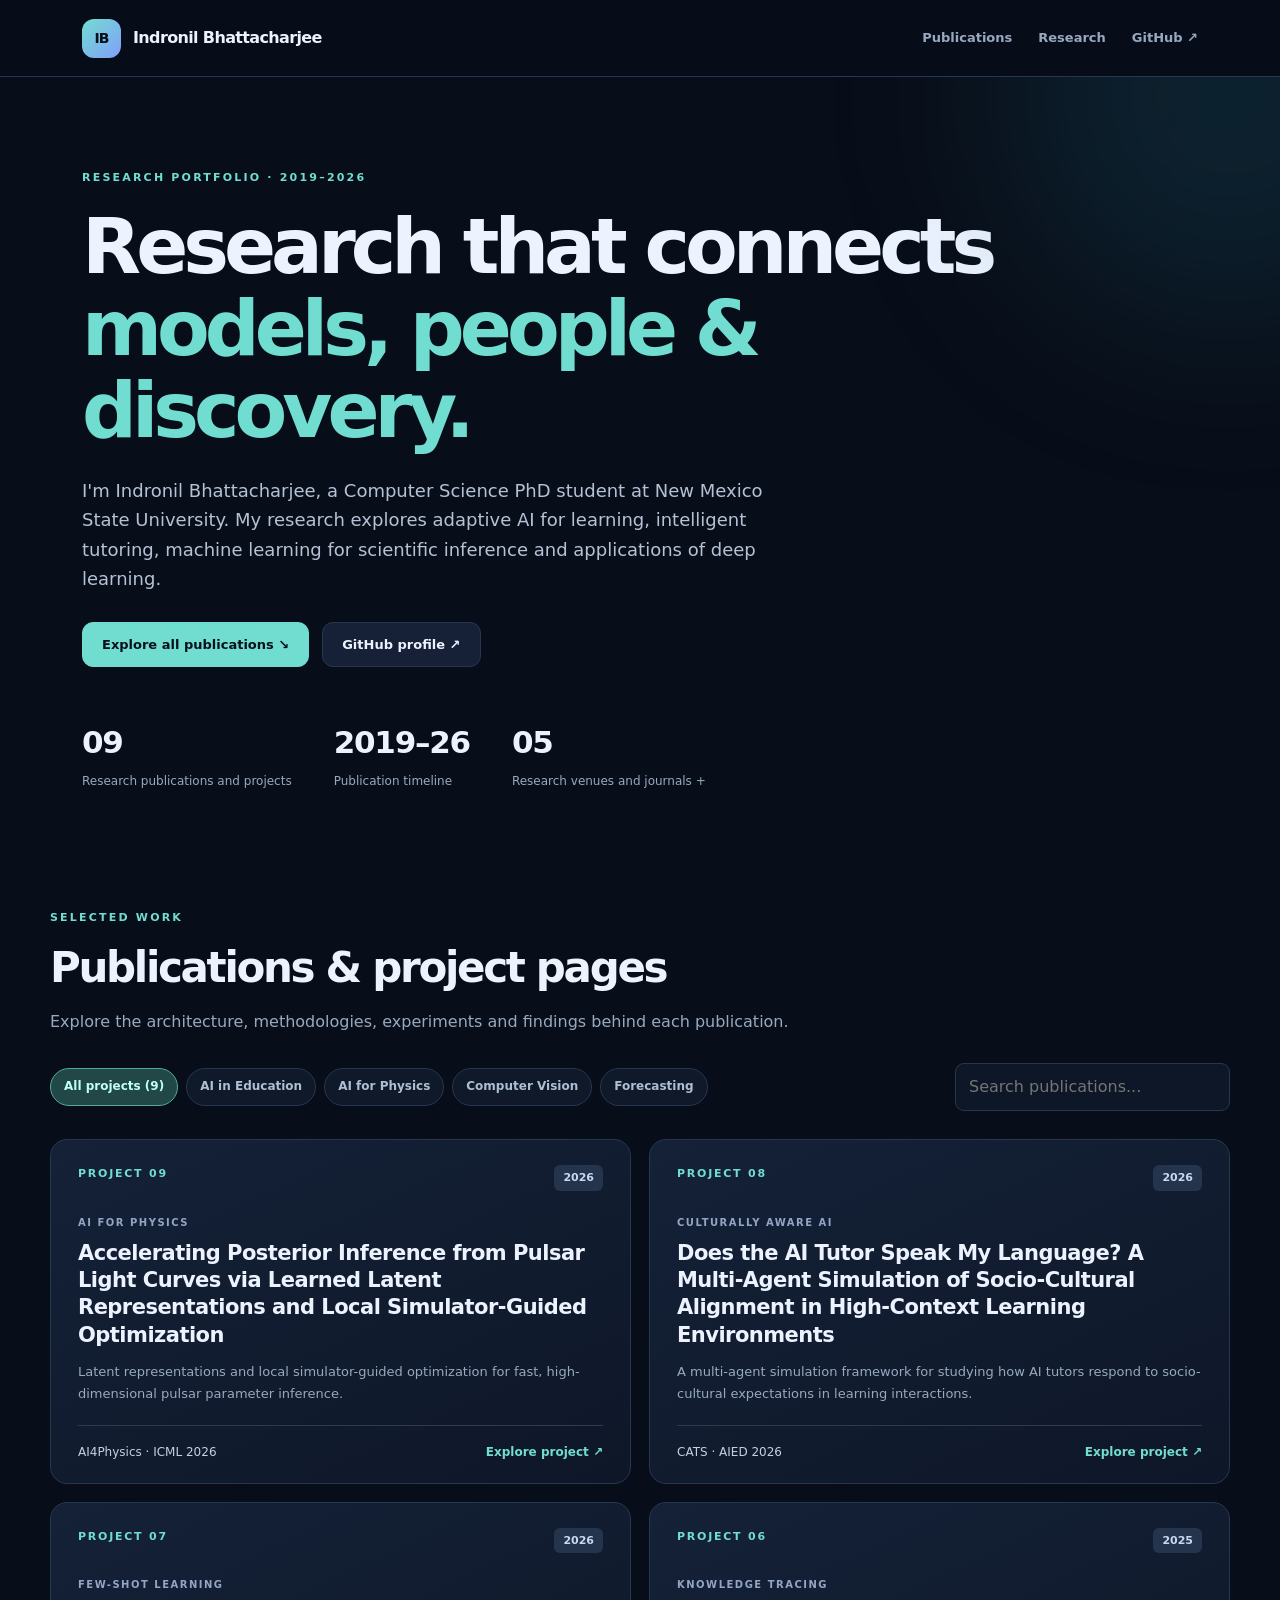
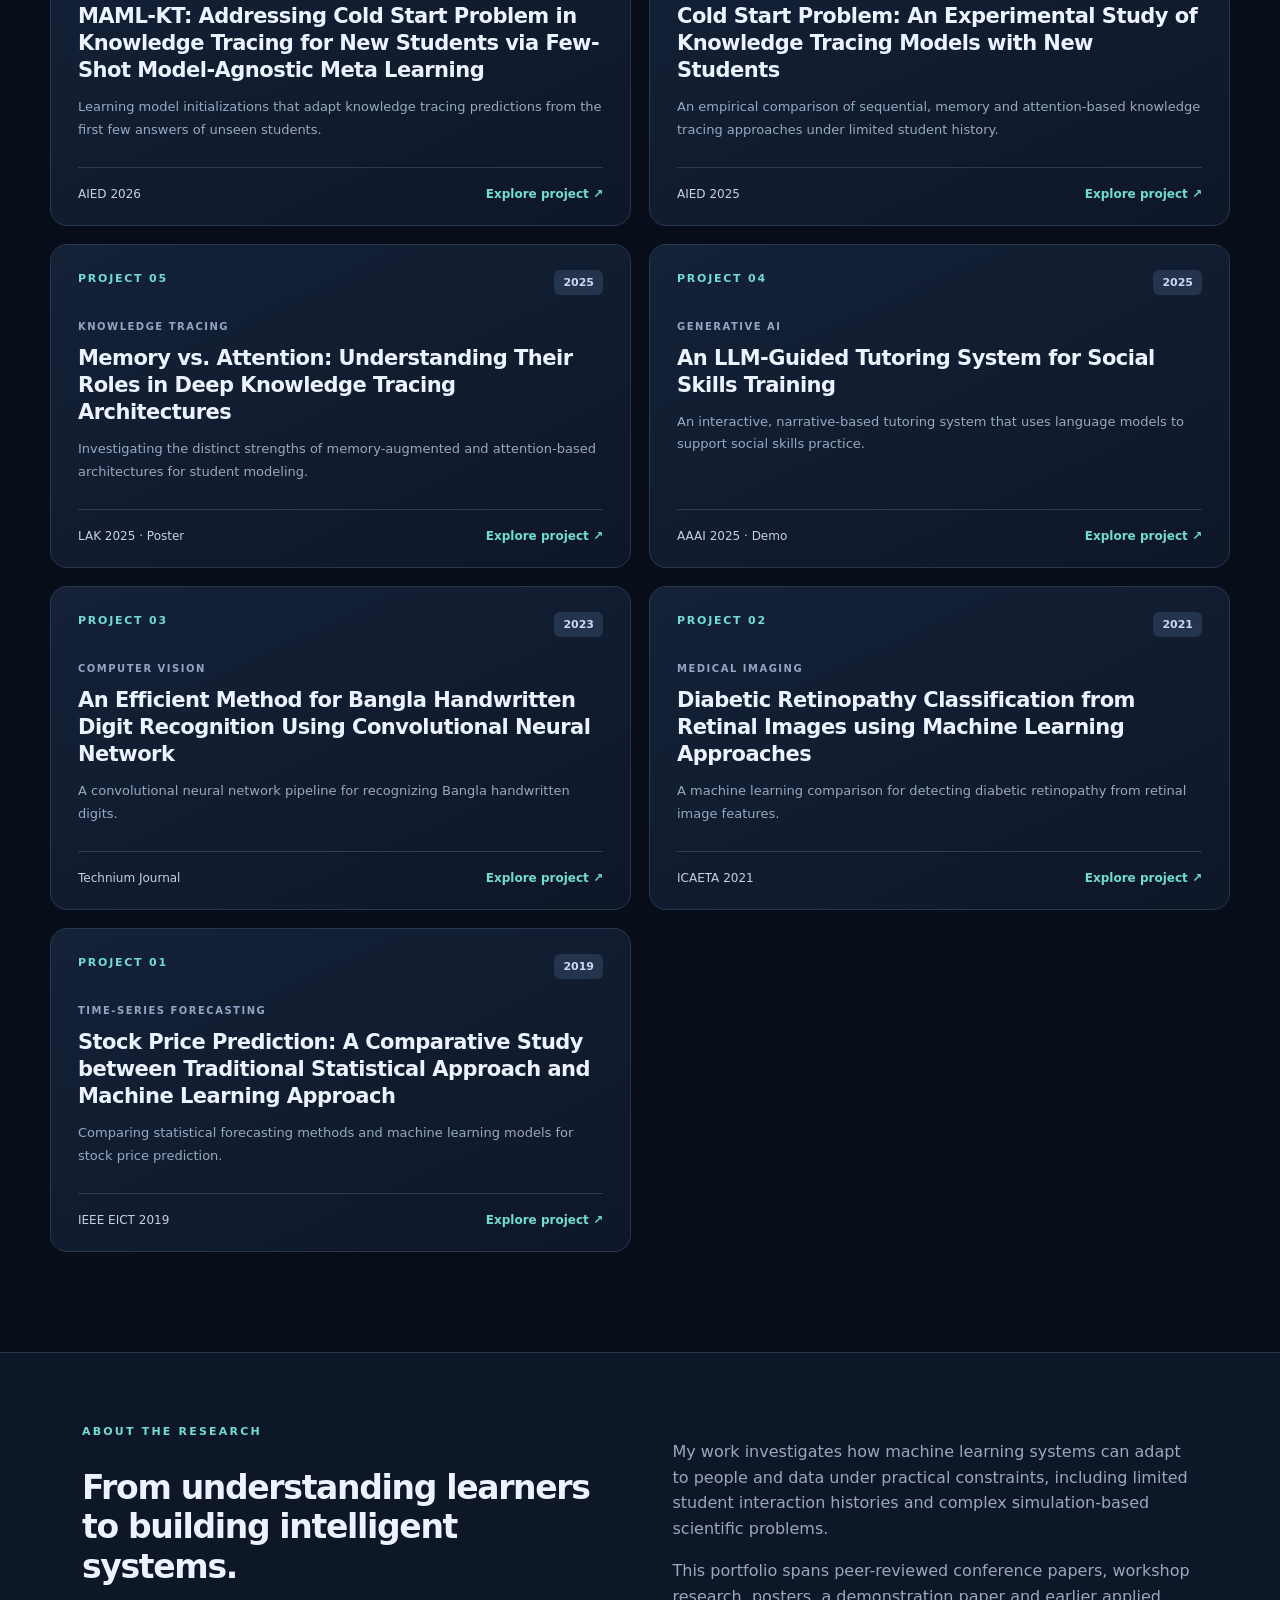
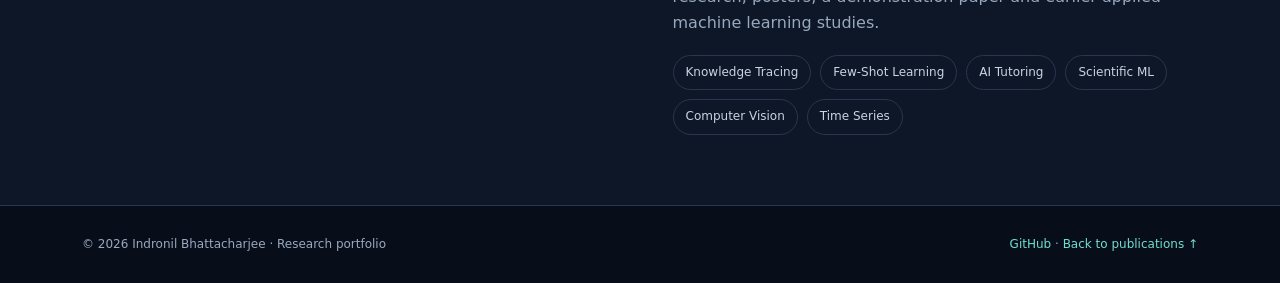
<file: index.html>
<!doctype html><html lang="en"><head><meta charset="utf-8"><meta name="viewport" content="width=device-width,initial-scale=1"><meta name="theme-color" content="#080e19"><meta name="description" content="Research portfolio and publications of Indronil Bhattacharjee: knowledge tracing, AI in education, AI for physics, computer vision and forecasting."><title>Research & Publications | Indronil Bhattacharjee</title><style>
:root{--bg:#080e19;--surface:#101a2b;--surface2:#152138;--line:#273750;--ink:#ecf3ff;--muted:#98a9bf;--accent:#71ddd1;--accent2:#9babff}*{box-sizing:border-box}html{scroll-behavior:smooth}body{margin:0;background:var(--bg);color:var(--ink);font:16px/1.62 Inter,ui-sans-serif,system-ui,-apple-system,Segoe UI,sans-serif}a{color:inherit;text-decoration:none}button,input{font:inherit}button{cursor:pointer}.shell{max-width:1180px;margin:auto;padding:0 32px}.topbar{position:sticky;z-index:5;top:0;background:#080e19ef;backdrop-filter:blur(16px);border-bottom:1px solid var(--line)}.nav{display:flex;align-items:center;justify-content:space-between;min-height:76px;gap:24px}.brand{display:flex;align-items:center;gap:12px;font-weight:800;letter-spacing:-.04em}.brandmark{display:grid;place-items:center;width:39px;height:39px;background:linear-gradient(135deg,#72ddd0,#829ffb);border-radius:12px;color:#08101c;font-size:14px;letter-spacing:-.07em}.navlinks{display:flex;align-items:center;gap:26px;color:var(--muted);font-size:13px;font-weight:650}.navlinks a:hover,.link:hover{color:var(--accent)}.hero{padding:92px 0 76px;position:relative;overflow:hidden}.hero:after{content:'';position:absolute;width:440px;height:440px;border-radius:100%;background:#1a566844;filter:blur(85px);right:-170px;top:-200px;pointer-events:none}.eyebrow{font-size:11px;color:var(--accent);font-weight:800;letter-spacing:.2em}.hero h1{font-size:clamp(43px,6vw,78px);line-height:1.07;max-width:950px;letter-spacing:-.065em;margin:19px 0 24px}.hero h1 span{color:var(--accent)}.lede{color:#b5c2d5;max-width:730px;font-size:18px}.hero-actions{display:flex;flex-wrap:wrap;gap:13px;margin-top:29px}.btn{display:inline-flex;gap:9px;align-items:center;border:1px solid var(--line);padding:11px 19px;border-radius:11px;font-size:13px;font-weight:750;background:#162137}.btn.main{background:var(--accent);color:#07111d;border-color:var(--accent)}.btn:hover{transform:translateY(-2px);transition:.2s}.stats{display:flex;gap:42px;flex-wrap:wrap;margin-top:50px}.stat strong{font-size:31px;display:block;letter-spacing:-.04em}.stat span{color:var(--muted);font-size:12px}.section-head{display:flex;justify-content:space-between;align-items:end;gap:25px;margin:0 0 28px}.section-head h2{font-size:clamp(28px,4vw,42px);letter-spacing:-.055em;margin:7px 0}.section-head p{color:var(--muted);margin:0}.work{padding:40px 0 100px}.tools{display:flex;align-items:center;gap:14px;justify-content:space-between;flex-wrap:wrap;margin:22px 0 28px}.filters{display:flex;flex-wrap:wrap;gap:8px}.filter{border:1px solid var(--line);background:#0f192a;color:#aebed3;padding:8px 13px;border-radius:30px;font-size:12px;font-weight:700}.filter[aria-pressed=true]{background:#214846;border-color:#51a99e;color:#c0fff5}.search{width:min(100%,275px);background:#0d1727;color:var(--ink);border:1px solid var(--line);border-radius:9px;padding:10px 13px;outline:none}.search:focus{border-color:var(--accent)}.cards{display:grid;grid-template-columns:repeat(2,minmax(0,1fr));gap:18px}.card{background:linear-gradient(155deg,#142137,#0e1728);border:1px solid var(--line);border-radius:17px;overflow:hidden;display:flex;flex-direction:column;min-height:324px;transition:.2s}.card:hover{border-color:#5eb7b0;transform:translateY(-3px);box-shadow:0 18px 35px #0003}.card-body{padding:25px 27px 20px;flex:1;display:flex;flex-direction:column}.card-top{display:flex;gap:15px;justify-content:space-between;align-items:start}.id{font-size:11px;font-weight:800;color:var(--accent);letter-spacing:.16em}.date{color:#c9d8ee;background:#25344d;border-radius:6px;padding:4px 9px;font-size:11px;font-weight:700}.category{font-size:10px;letter-spacing:.15em;font-weight:800;color:#93a5c4;margin-top:24px}.card h3{font-size:21px;line-height:1.3;letter-spacing:-.025em;margin:9px 0 12px}.card p{color:var(--muted);font-size:13px;line-height:1.7;margin:0 0 20px}.card-bottom{margin-top:auto;padding-top:17px;border-top:1px solid #2a3b52;display:flex;justify-content:space-between;gap:15px;align-items:center}.venue{font-size:12px;color:#c4d1e3}.open{color:var(--accent);font-size:12px;font-weight:800;white-space:nowrap}.empty{display:none;color:var(--muted);border:1px dashed var(--line);border-radius:14px;padding:30px}.about{background:#0d1727;border-top:1px solid var(--line);border-bottom:1px solid var(--line);padding:70px 0}.about-grid{display:grid;grid-template-columns:1fr 1fr;gap:65px}.about h2{letter-spacing:-.04em;font-size:33px;line-height:1.2}.about p{color:var(--muted)}.topics{display:flex;gap:9px;flex-wrap:wrap;margin-top:19px}.topics span{border:1px solid var(--line);padding:7px 12px;font-size:12px;border-radius:30px;color:#c7d4e5}.footer{padding:29px 0;color:var(--muted);font-size:12px}.footer .shell{display:flex;justify-content:space-between;gap:15px;flex-wrap:wrap}.footer a{color:var(--accent)}@media(max-width:760px){.shell{padding:0 20px}.nav{min-height:66px}.navlinks{gap:12px}.navlinks a:nth-child(2){display:none}.hero{padding:68px 0 45px}.cards{grid-template-columns:1fr}.hero h1{font-size:46px}.about-grid{grid-template-columns:1fr;gap:13px}.stats{gap:25px}.section-head{align-items:start;flex-direction:column}.card-body{padding:22px}}
</style></head><body><header class="topbar"><div class="shell nav"><a href="/" class="brand"><span class="brandmark">IB</span> Indronil Bhattacharjee</a><nav class="navlinks" aria-label="Primary navigation"><a href="#projects">Publications</a><a href="#about">Research</a><a href="https://github.com/Indronil-Prince" target="_blank" rel="noopener">GitHub ↗</a></nav></div></header><main><section class="hero"><div class="shell"><div class="eyebrow">RESEARCH PORTFOLIO · 2019–2026</div><h1>Research that connects<br><span>models, people & discovery.</span></h1><p class="lede">I'm Indronil Bhattacharjee, a Computer Science PhD student at New Mexico State University. My research explores adaptive AI for learning, intelligent tutoring, machine learning for scientific inference and applications of deep learning.</p><div class="hero-actions"><a class="btn main" href="#projects">Explore all publications ↘</a><a class="btn" href="https://github.com/Indronil-Prince" target="_blank" rel="noopener">GitHub profile ↗</a></div><div class="stats"><div class="stat"><strong>09</strong><span>Research publications and projects</span></div><div class="stat"><strong>2019–26</strong><span>Publication timeline</span></div><div class="stat"><strong>05</strong><span>Research venues and journals +</span></div></div></div></section><section class="work shell" id="projects"><div class="section-head"><div><div class="eyebrow">SELECTED WORK</div><h2>Publications & project pages</h2><p>Explore the architecture, methodologies, experiments and findings behind each publication.</p></div></div><div class="tools"><div class="filters" role="group" aria-label="Filter publications"><button class="filter" data-filter="all" aria-pressed="true">All projects (9)</button><button class="filter" data-filter="education" aria-pressed="false">AI in Education</button><button class="filter" data-filter="physics" aria-pressed="false">AI for Physics</button><button class="filter" data-filter="vision" aria-pressed="false">Computer Vision</button><button class="filter" data-filter="forecasting" aria-pressed="false">Forecasting</button></div><input class="search" id="search" type="search" placeholder="Search publications..." aria-label="Search publications"></div><div class="cards" id="cards"><article class="card" data-category="physics" data-search="accelerating posterior inference from pulsar light curves via learned latent representations and local simulator-guided optimization ai4physics · icml 2026 ai for physics latent representations and local simulator-guided optimization for fast, high-dimensional pulsar parameter inference."><div class="card-body"><div class="card-top"><span class="id">PROJECT 09</span><span class="date">2026</span></div><div class="category">AI FOR PHYSICS</div><h3><a href="/pulsar-inference/">Accelerating Posterior Inference from Pulsar Light Curves via Learned Latent Representations and Local Simulator-Guided Optimization</a></h3><p>Latent representations and local simulator-guided optimization for fast, high-dimensional pulsar parameter inference.</p><div class="card-bottom"><span class="venue">AI4Physics · ICML 2026</span><a class="open" href="/pulsar-inference/" aria-label="Explore Accelerating Posterior Inference from Pulsar Light Curves via Learned Latent Representations and Local Simulator-Guided Optimization">Explore project ↗</a></div></div></article><article class="card" data-category="education" data-search="does the ai tutor speak my language? a multi-agent simulation of socio-cultural alignment in high-context learning environments cats · aied 2026 culturally aware ai a multi-agent simulation framework for studying how ai tutors respond to socio-cultural expectations in learning interactions."><div class="card-body"><div class="card-top"><span class="id">PROJECT 08</span><span class="date">2026</span></div><div class="category">CULTURALLY AWARE AI</div><h3><a href="/cultural-ai-tutor/">Does the AI Tutor Speak My Language? A Multi-Agent Simulation of Socio-Cultural Alignment in High-Context Learning Environments</a></h3><p>A multi-agent simulation framework for studying how AI tutors respond to socio-cultural expectations in learning interactions.</p><div class="card-bottom"><span class="venue">CATS · AIED 2026</span><a class="open" href="/cultural-ai-tutor/" aria-label="Explore Does the AI Tutor Speak My Language? A Multi-Agent Simulation of Socio-Cultural Alignment in High-Context Learning Environments">Explore project ↗</a></div></div></article><article class="card" data-category="education" data-search="maml-kt: addressing cold start problem in knowledge tracing for new students via few-shot model-agnostic meta learning aied 2026 few-shot learning learning model initializations that adapt knowledge tracing predictions from the first few answers of unseen students."><div class="card-body"><div class="card-top"><span class="id">PROJECT 07</span><span class="date">2026</span></div><div class="category">FEW-SHOT LEARNING</div><h3><a href="/MAML-KT/">MAML-KT: Addressing Cold Start Problem in Knowledge Tracing for New Students via Few-Shot Model-Agnostic Meta Learning</a></h3><p>Learning model initializations that adapt knowledge tracing predictions from the first few answers of unseen students.</p><div class="card-bottom"><span class="venue">AIED 2026</span><a class="open" href="/MAML-KT/" aria-label="Explore MAML-KT: Addressing Cold Start Problem in Knowledge Tracing for New Students via Few-Shot Model-Agnostic Meta Learning">Explore project ↗</a></div></div></article><article class="card" data-category="education" data-search="cold start problem: an experimental study of knowledge tracing models with new students aied 2025 knowledge tracing an empirical comparison of sequential, memory and attention-based knowledge tracing approaches under limited student history."><div class="card-body"><div class="card-top"><span class="id">PROJECT 06</span><span class="date">2025</span></div><div class="category">KNOWLEDGE TRACING</div><h3><a href="/cold-start/">Cold Start Problem: An Experimental Study of Knowledge Tracing Models with New Students</a></h3><p>An empirical comparison of sequential, memory and attention-based knowledge tracing approaches under limited student history.</p><div class="card-bottom"><span class="venue">AIED 2025</span><a class="open" href="/cold-start/" aria-label="Explore Cold Start Problem: An Experimental Study of Knowledge Tracing Models with New Students">Explore project ↗</a></div></div></article><article class="card" data-category="education" data-search="memory vs. attention: understanding their roles in deep knowledge tracing architectures lak 2025 · poster knowledge tracing investigating the distinct strengths of memory-augmented and attention-based architectures for student modeling."><div class="card-body"><div class="card-top"><span class="id">PROJECT 05</span><span class="date">2025</span></div><div class="category">KNOWLEDGE TRACING</div><h3><a href="/memory-vs-attention/">Memory vs. Attention: Understanding Their Roles in Deep Knowledge Tracing Architectures</a></h3><p>Investigating the distinct strengths of memory-augmented and attention-based architectures for student modeling.</p><div class="card-bottom"><span class="venue">LAK 2025 · Poster</span><a class="open" href="/memory-vs-attention/" aria-label="Explore Memory vs. Attention: Understanding Their Roles in Deep Knowledge Tracing Architectures">Explore project ↗</a></div></div></article><article class="card" data-category="education" data-search="an llm-guided tutoring system for social skills training aaai 2025 · demo generative ai an interactive, narrative-based tutoring system that uses language models to support social skills practice."><div class="card-body"><div class="card-top"><span class="id">PROJECT 04</span><span class="date">2025</span></div><div class="category">GENERATIVE AI</div><h3><a href="/gloss-social-skills/">An LLM-Guided Tutoring System for Social Skills Training</a></h3><p>An interactive, narrative-based tutoring system that uses language models to support social skills practice.</p><div class="card-bottom"><span class="venue">AAAI 2025 · Demo</span><a class="open" href="/gloss-social-skills/" aria-label="Explore An LLM-Guided Tutoring System for Social Skills Training">Explore project ↗</a></div></div></article><article class="card" data-category="vision" data-search="an efficient method for bangla handwritten digit recognition using convolutional neural network technium journal computer vision a convolutional neural network pipeline for recognizing bangla handwritten digits."><div class="card-body"><div class="card-top"><span class="id">PROJECT 03</span><span class="date">2023</span></div><div class="category">COMPUTER VISION</div><h3><a href="/bangla-digit-recognition/">An Efficient Method for Bangla Handwritten Digit Recognition Using Convolutional Neural Network</a></h3><p>A convolutional neural network pipeline for recognizing Bangla handwritten digits.</p><div class="card-bottom"><span class="venue">Technium Journal</span><a class="open" href="/bangla-digit-recognition/" aria-label="Explore An Efficient Method for Bangla Handwritten Digit Recognition Using Convolutional Neural Network">Explore project ↗</a></div></div></article><article class="card" data-category="vision" data-search="diabetic retinopathy classification from retinal images using machine learning approaches icaeta 2021 medical imaging a machine learning comparison for detecting diabetic retinopathy from retinal image features."><div class="card-body"><div class="card-top"><span class="id">PROJECT 02</span><span class="date">2021</span></div><div class="category">MEDICAL IMAGING</div><h3><a href="/diabetic-retinopathy/">Diabetic Retinopathy Classification from Retinal Images using Machine Learning Approaches</a></h3><p>A machine learning comparison for detecting diabetic retinopathy from retinal image features.</p><div class="card-bottom"><span class="venue">ICAETA 2021</span><a class="open" href="/diabetic-retinopathy/" aria-label="Explore Diabetic Retinopathy Classification from Retinal Images using Machine Learning Approaches">Explore project ↗</a></div></div></article><article class="card" data-category="forecasting" data-search="stock price prediction: a comparative study between traditional statistical approach and machine learning approach ieee eict 2019 time-series forecasting comparing statistical forecasting methods and machine learning models for stock price prediction."><div class="card-body"><div class="card-top"><span class="id">PROJECT 01</span><span class="date">2019</span></div><div class="category">TIME-SERIES FORECASTING</div><h3><a href="/stock-price-prediction/">Stock Price Prediction: A Comparative Study between Traditional Statistical Approach and Machine Learning Approach</a></h3><p>Comparing statistical forecasting methods and machine learning models for stock price prediction.</p><div class="card-bottom"><span class="venue">IEEE EICT 2019</span><a class="open" href="/stock-price-prediction/" aria-label="Explore Stock Price Prediction: A Comparative Study between Traditional Statistical Approach and Machine Learning Approach">Explore project ↗</a></div></div></article></div><p class="empty" id="empty" role="status">No publications match your search.</p></section><section class="about" id="about"><div class="shell about-grid"><div><div class="eyebrow">ABOUT THE RESEARCH</div><h2>From understanding learners to building intelligent systems.</h2></div><div><p>My work investigates how machine learning systems can adapt to people and data under practical constraints, including limited student interaction histories and complex simulation-based scientific problems.</p><p>This portfolio spans peer-reviewed conference papers, workshop research, posters, a demonstration paper and earlier applied machine learning studies.</p><div class="topics"><span>Knowledge Tracing</span><span>Few-Shot Learning</span><span>AI Tutoring</span><span>Scientific ML</span><span>Computer Vision</span><span>Time Series</span></div></div></div></section></main><footer class="footer"><div class="shell"><span>© 2026 Indronil Bhattacharjee · Research portfolio</span><span><a href="https://github.com/Indronil-Prince" target="_blank" rel="noopener">GitHub</a> · <a href="#projects">Back to publications ↑</a></span></div></footer><script>(()=>{const bs=[...document.querySelectorAll('[data-filter]')],cs=[...document.querySelectorAll('.card')],q=document.getElementById('search'),empty=document.getElementById('empty');let filter='all';function apply(){let shown=0;for(const c of cs){const ok=(filter==='all'||c.dataset.category===filter)&&c.dataset.search.includes(q.value.trim().toLowerCase());c.hidden=!ok;c.style.display=ok?'':'none';if(ok)shown++}empty.style.display=shown?'none':'block'}bs.forEach(b=>b.addEventListener('click',()=>{filter=b.dataset.filter;bs.forEach(x=>x.setAttribute('aria-pressed',String(x===b)));apply()}));q.addEventListener('input',apply);})();</script></body></html>
</file>
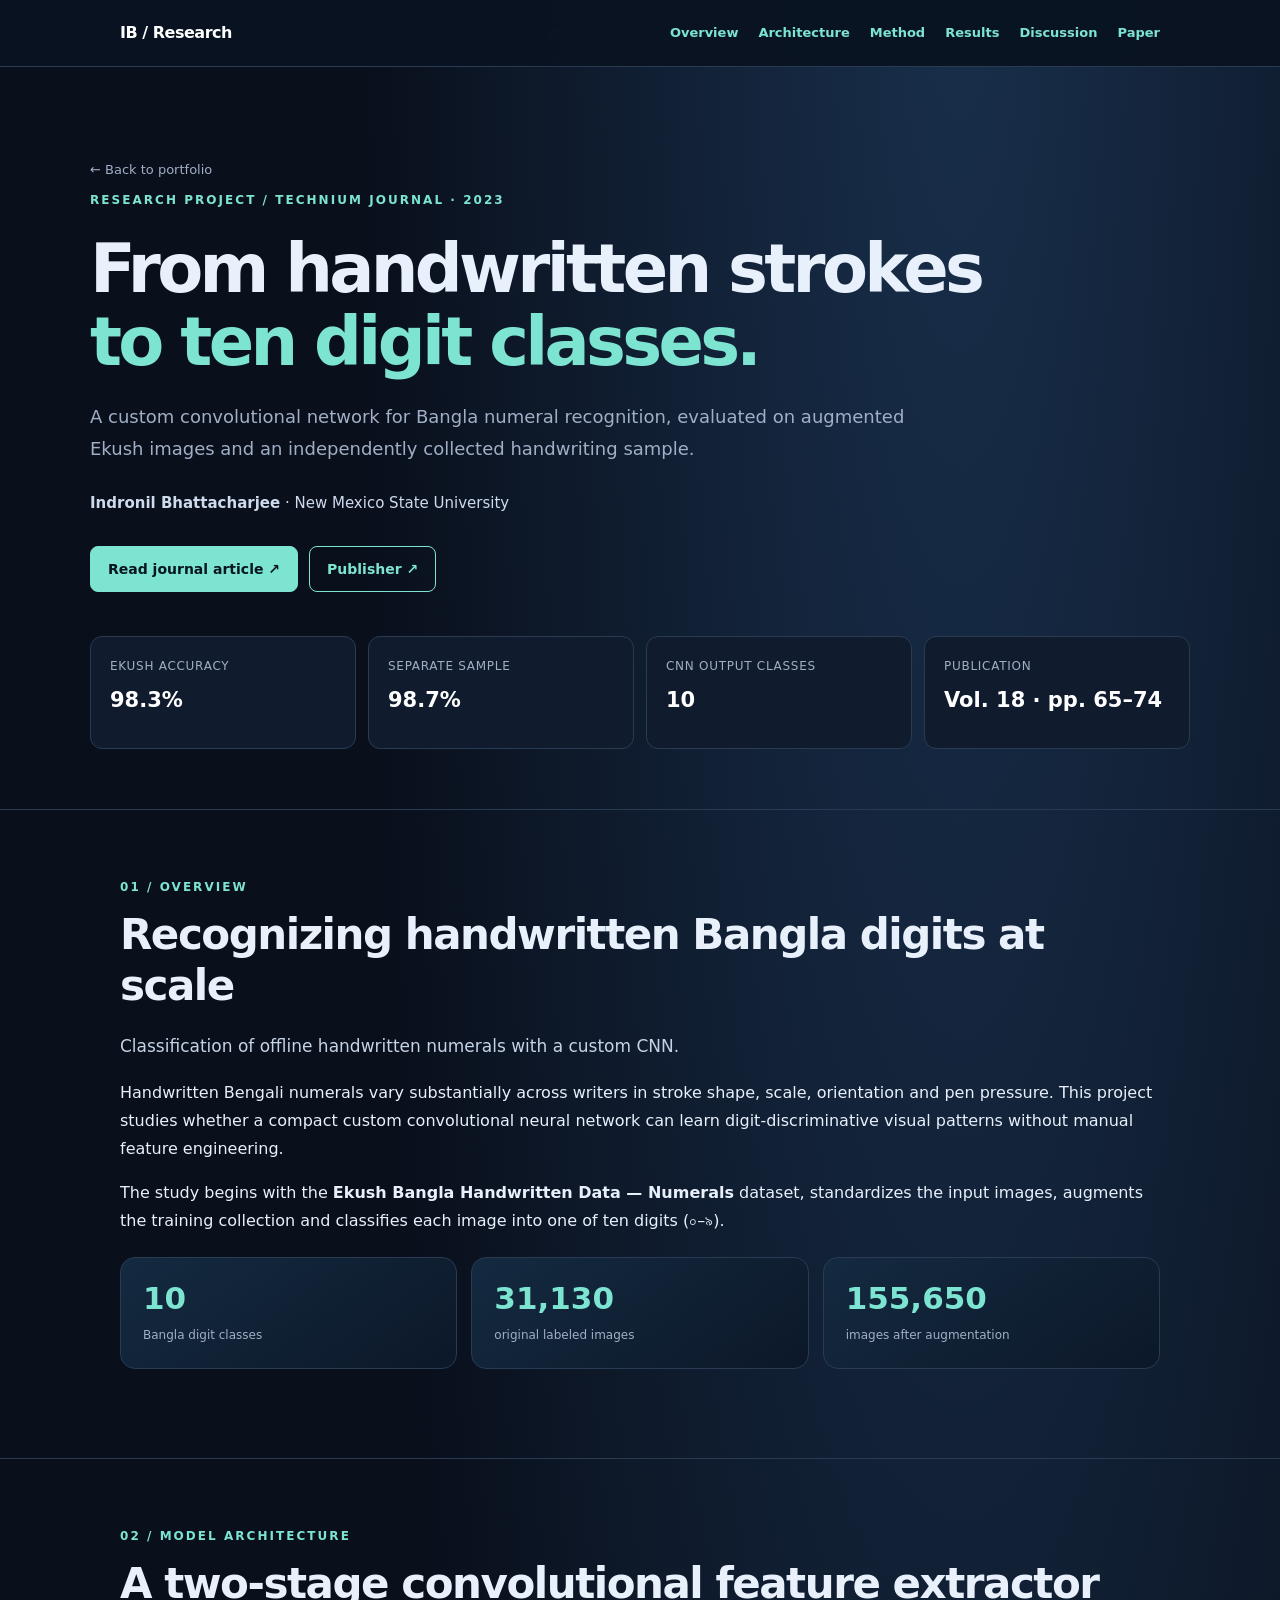
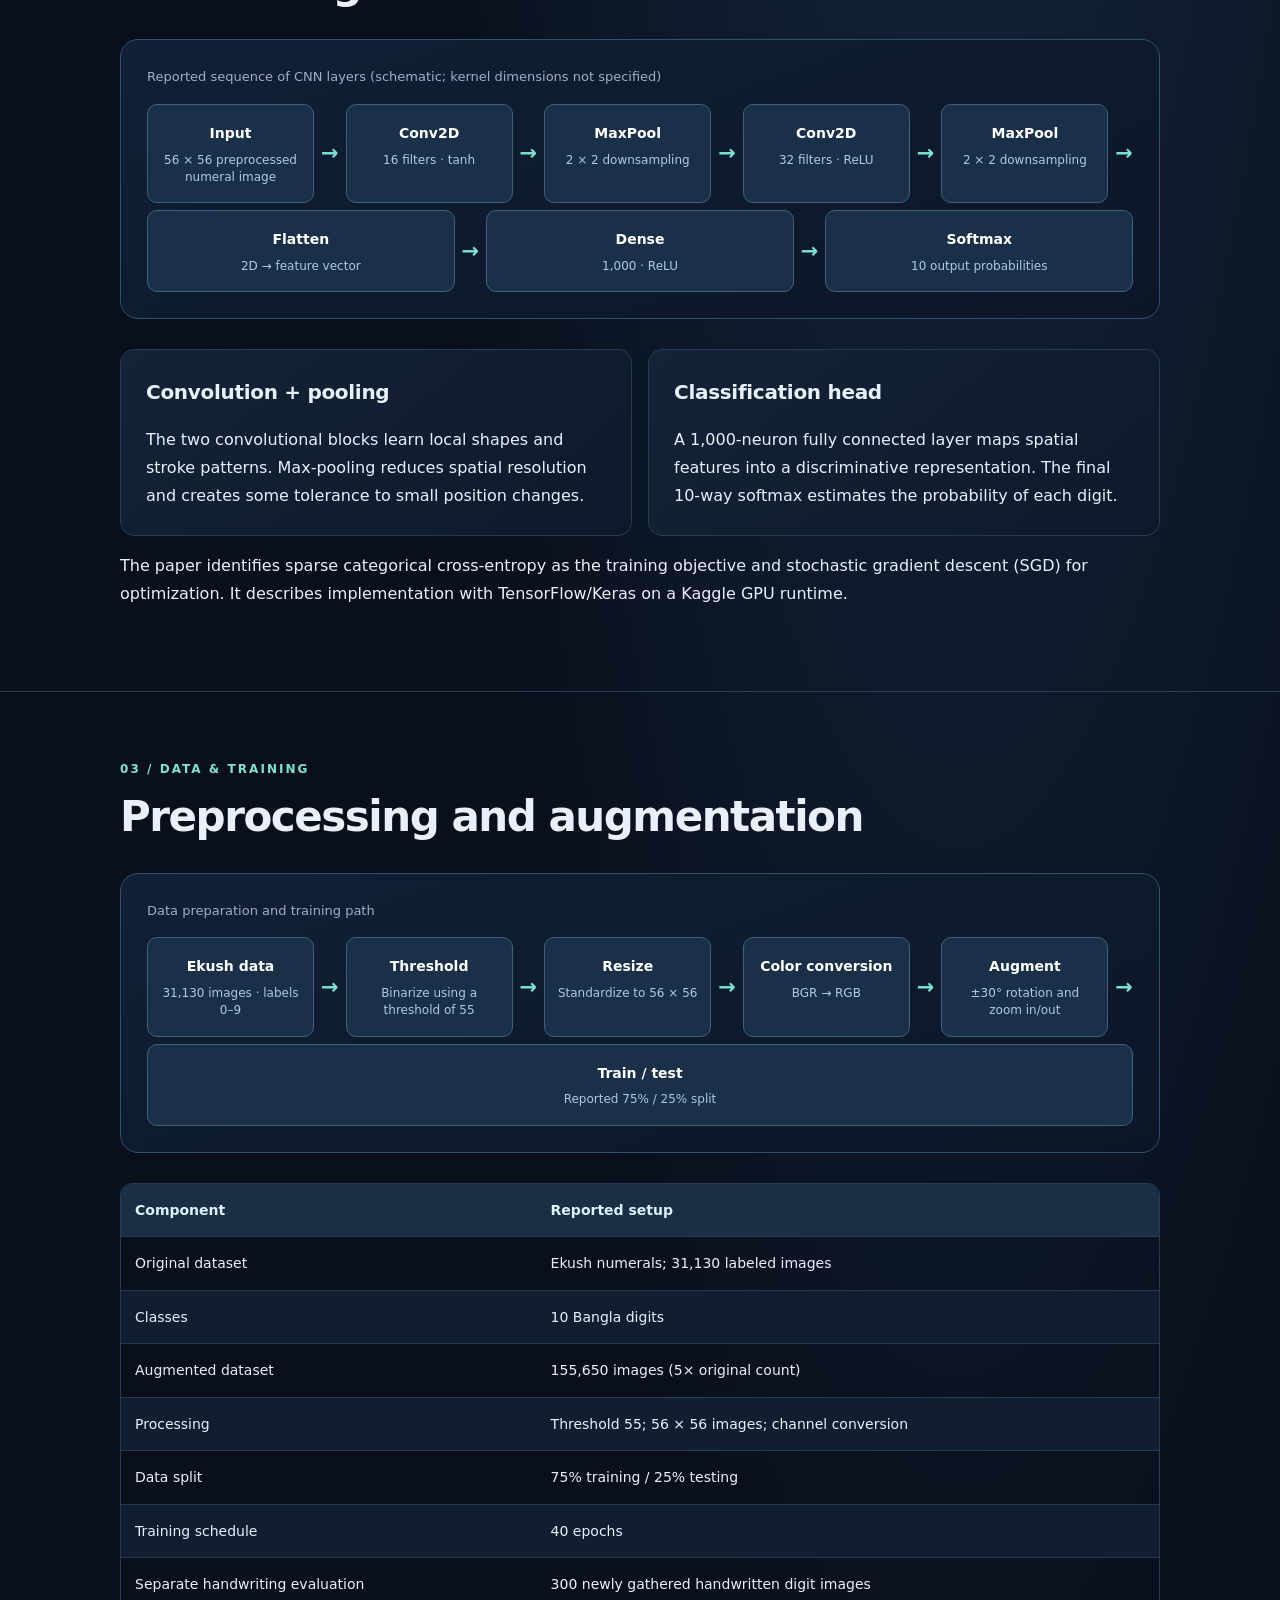
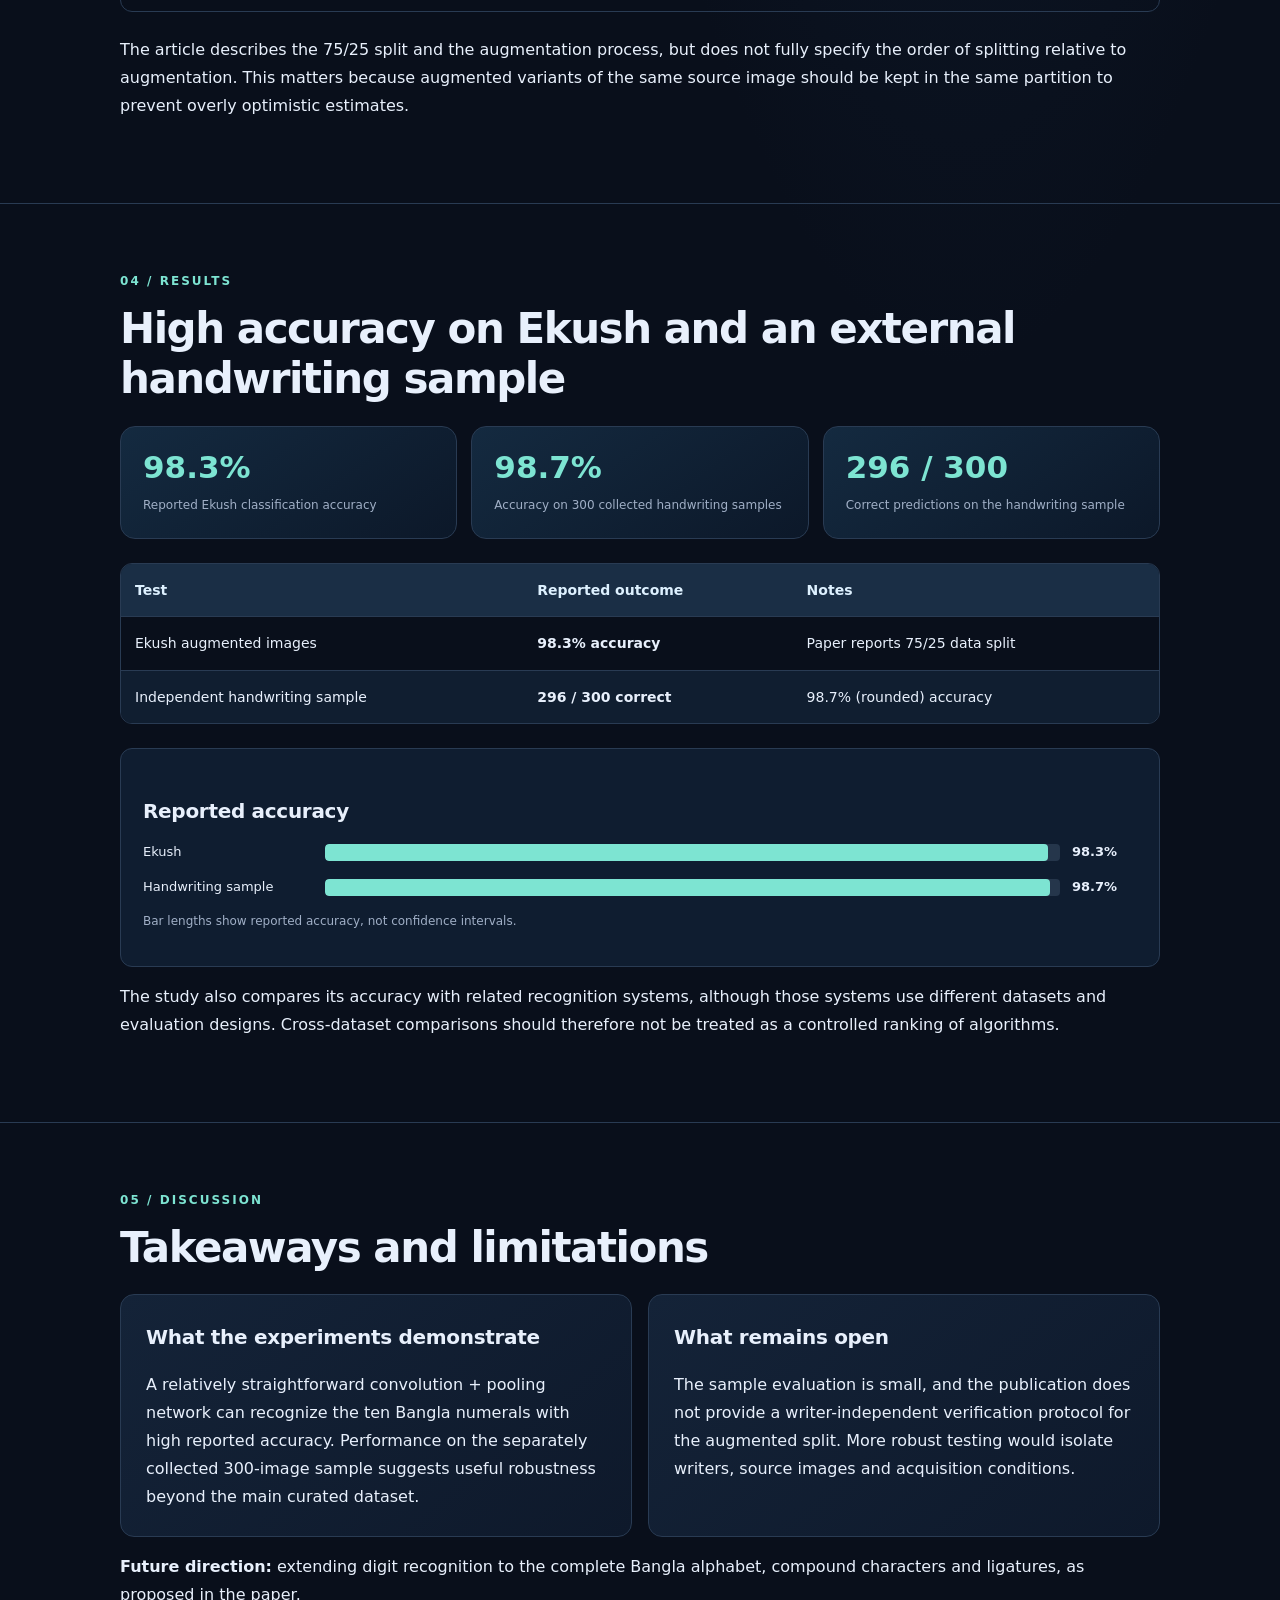
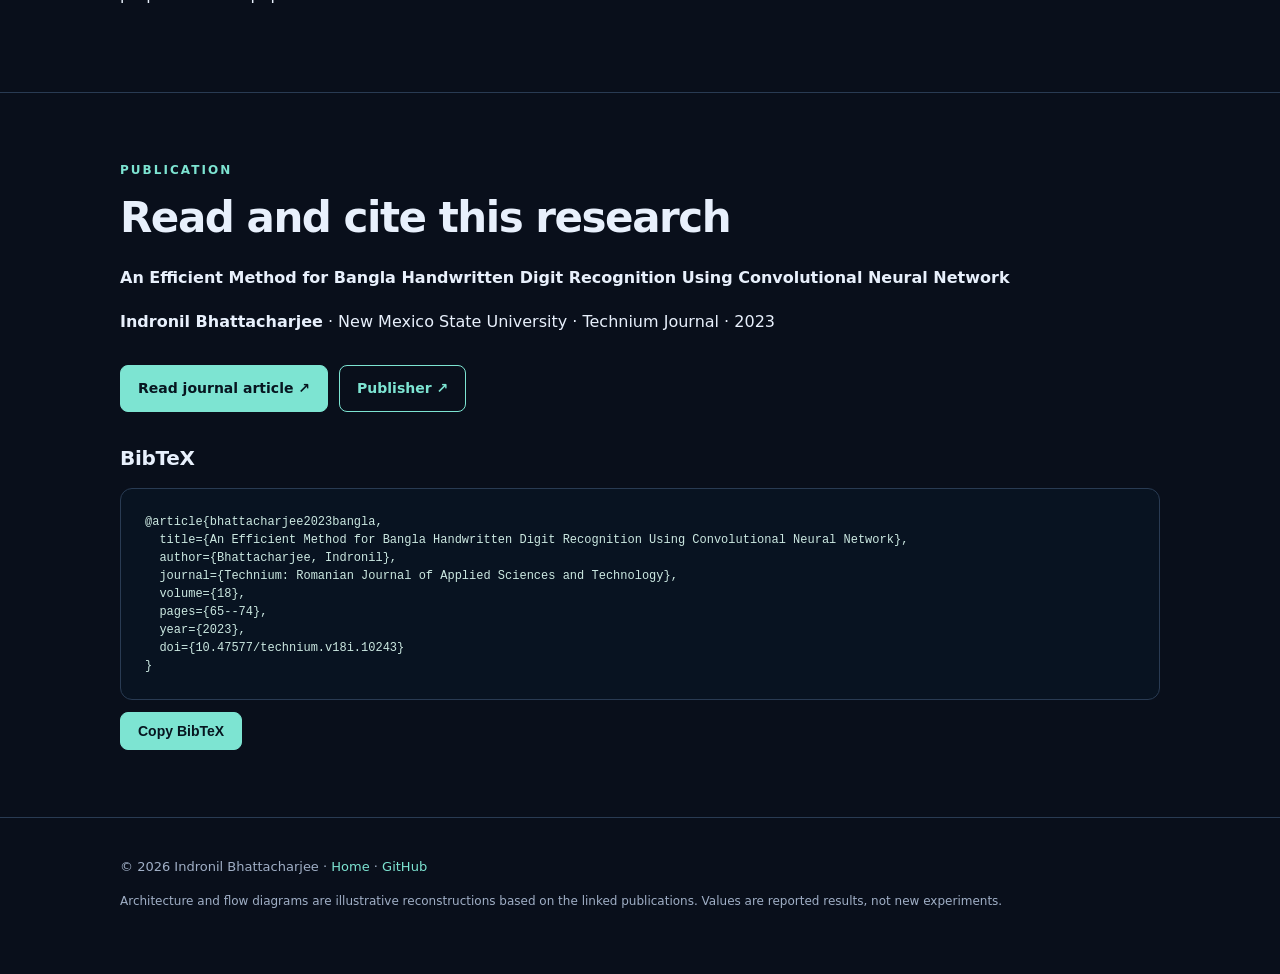
<file: bangla-digit-recognition/index.html>
<!doctype html><html lang="en"><head><meta charset="utf-8"><meta name="viewport" content="width=device-width,initial-scale=1"><meta name="description" content="A custom convolutional network for Bangla numeral recognition, evaluated on augmented Ekush images and an independently collected handwriting sample."><title>An Efficient Method for Bangla Handwritten Digit Recognition Using Convolutional Neural Network · Technium Journal · 2023</title><link rel="stylesheet" href="../assets/style.css"><style>:root{--accent:#7de4d2;--accent-soft:#164943}</style></head><body><a class="skip" href="#overview">Skip to content</a><header><div class="wrap nav"><a class="brand" href="https://indronil-prince.github.io/">IB / Research</a><nav class="navlinks"><a href="#overview">Overview</a><a href="#architecture">Architecture</a><a href="#method">Method</a><a href="#results">Results</a><a href="#discussion">Discussion</a><a href="#publication">Paper</a></nav></div></header><main><div class="wrap hero"><a class="back" href="https://indronil-prince.github.io/">← Back to portfolio</a><div class="eyebrow">RESEARCH PROJECT / Technium Journal · 2023</div><h1>From handwritten strokes<br><em>to ten digit classes.</em></h1><p class="subtitle">A custom convolutional network for Bangla numeral recognition, evaluated on augmented Ekush images and an independently collected handwriting sample.</p><p class="authors"><strong>Indronil Bhattacharjee</strong> · New Mexico State University</p><div class="buttons"><a class="btn " href="https://doi.org/10.47577/technium.v18i.10243" target="_blank" rel="noopener noreferrer">Read journal article ↗</a><a class="btn alt" href="https://www.techniumscience.com/index.php/technium/article/view/10243" target="_blank" rel="noopener noreferrer">Publisher ↗</a></div><div class="facts"><div class="fact"><span>Ekush accuracy</span><b>98.3%</b></div><div class="fact"><span>Separate sample</span><b>98.7%</b></div><div class="fact"><span>CNN output classes</span><b>10</b></div><div class="fact"><span>Publication</span><b>Vol. 18 · pp. 65–74</b></div></div></div><section class="section" id="overview"><div class="wrap"><div class="eyebrow">01 / OVERVIEW</div><h2>Recognizing handwritten Bangla digits at scale</h2><p class="lead">Classification of offline handwritten numerals with a custom CNN.</p><p>Handwritten Bengali numerals vary substantially across writers in stroke shape, scale, orientation and pen pressure. This project studies whether a compact custom convolutional neural network can learn digit-discriminative visual patterns without manual feature engineering.</p><p>The study begins with the <strong>Ekush Bangla Handwritten Data — Numerals</strong> dataset, standardizes the input images, augments the training collection and classifies each image into one of ten digits (০–৯).</p><div class="metric-grid"><div class="metric"><b>10</b><span>Bangla digit classes</span></div><div class="metric"><b>31,130</b><span>original labeled images</span></div><div class="metric"><b>155,650</b><span>images after augmentation</span></div></div></div></section><section class="section" id="architecture"><div class="wrap"><div class="eyebrow">02 / MODEL ARCHITECTURE</div><h2>A two-stage convolutional feature extractor</h2><div class="diagram"><div class="diagram-title">Reported sequence of CNN layers (schematic; kernel dimensions not specified)</div><div class="pipeline"><div class="node"><strong>Input</strong><small>56 × 56 preprocessed numeral image</small></div><div class="arrow">→</div><div class="node"><strong>Conv2D</strong><small>16 filters · tanh</small></div><div class="arrow">→</div><div class="node"><strong>MaxPool</strong><small>2 × 2 downsampling</small></div><div class="arrow">→</div><div class="node"><strong>Conv2D</strong><small>32 filters · ReLU</small></div><div class="arrow">→</div><div class="node"><strong>MaxPool</strong><small>2 × 2 downsampling</small></div><div class="arrow">→</div><div class="node"><strong>Flatten</strong><small>2D → feature vector</small></div><div class="arrow">→</div><div class="node"><strong>Dense</strong><small>1,000 · ReLU</small></div><div class="arrow">→</div><div class="node"><strong>Softmax</strong><small>10 output probabilities</small></div></div></div><div class="grid"><div class="panel"><h3>Convolution + pooling</h3><p>The two convolutional blocks learn local shapes and stroke patterns. Max-pooling reduces spatial resolution and creates some tolerance to small position changes.</p></div><div class="panel"><h3>Classification head</h3><p>A 1,000-neuron fully connected layer maps spatial features into a discriminative representation. The final 10-way softmax estimates the probability of each digit.</p></div></div><p>The paper identifies sparse categorical cross-entropy as the training objective and stochastic gradient descent (SGD) for optimization. It describes implementation with TensorFlow/Keras on a Kaggle GPU runtime.</p></div></section><section class="section" id="method"><div class="wrap"><div class="eyebrow">03 / DATA & TRAINING</div><h2>Preprocessing and augmentation</h2><div class="diagram"><div class="diagram-title">Data preparation and training path</div><div class="pipeline"><div class="node"><strong>Ekush data</strong><small>31,130 images · labels 0–9</small></div><div class="arrow">→</div><div class="node"><strong>Threshold</strong><small>Binarize using a threshold of 55</small></div><div class="arrow">→</div><div class="node"><strong>Resize</strong><small>Standardize to 56 × 56</small></div><div class="arrow">→</div><div class="node"><strong>Color conversion</strong><small>BGR → RGB</small></div><div class="arrow">→</div><div class="node"><strong>Augment</strong><small>±30° rotation and zoom in/out</small></div><div class="arrow">→</div><div class="node"><strong>Train / test</strong><small>Reported 75% / 25% split</small></div></div></div><div class="tablewrap"><table><thead><tr><th>Component</th><th>Reported setup</th></tr></thead><tbody><tr><td>Original dataset</td><td>Ekush numerals; 31,130 labeled images</td></tr><tr><td>Classes</td><td>10 Bangla digits</td></tr><tr><td>Augmented dataset</td><td>155,650 images (5× original count)</td></tr><tr><td>Processing</td><td>Threshold 55; 56 × 56 images; channel conversion</td></tr><tr><td>Data split</td><td>75% training / 25% testing</td></tr><tr><td>Training schedule</td><td>40 epochs</td></tr><tr><td>Separate handwriting evaluation</td><td>300 newly gathered handwritten digit images</td></tr></tbody></table></div><p>The article describes the 75/25 split and the augmentation process, but does not fully specify the order of splitting relative to augmentation. This matters because augmented variants of the same source image should be kept in the same partition to prevent overly optimistic estimates.</p></div></section><section class="section" id="results"><div class="wrap"><div class="eyebrow">04 / RESULTS</div><h2>High accuracy on Ekush and an external handwriting sample</h2><div class="metric-grid"><div class="metric"><b>98.3%</b><span>Reported Ekush classification accuracy</span></div><div class="metric"><b>98.7%</b><span>Accuracy on 300 collected handwriting samples</span></div><div class="metric"><b>296 / 300</b><span>Correct predictions on the handwriting sample</span></div></div><div class="tablewrap"><table><thead><tr><th>Test</th><th>Reported outcome</th><th>Notes</th></tr></thead><tbody><tr><td>Ekush augmented images</td><td><strong>98.3% accuracy</strong></td><td>Paper reports 75/25 data split</td></tr><tr><td>Independent handwriting sample</td><td><strong>296 / 300 correct</strong></td><td>98.7% (rounded) accuracy</td></tr></tbody></table></div><div class="chart"><h3>Reported accuracy</h3><div class="barrow"><span>Ekush</span><div class="track"><div class="fill" style="width:98.3%"></div></div><strong>98.3%</strong></div><div class="barrow"><span>Handwriting sample</span><div class="track"><div class="fill" style="width:98.67%"></div></div><strong>98.7%</strong></div><p class="figurecap">Bar lengths show reported accuracy, not confidence intervals.</p></div><p>The study also compares its accuracy with related recognition systems, although those systems use different datasets and evaluation designs. Cross-dataset comparisons should therefore not be treated as a controlled ranking of algorithms.</p></div></section><section class="section" id="discussion"><div class="wrap"><div class="eyebrow">05 / DISCUSSION</div><h2>Takeaways and limitations</h2><div class="grid"><div class="panel"><h3>What the experiments demonstrate</h3><p>A relatively straightforward convolution + pooling network can recognize the ten Bangla numerals with high reported accuracy. Performance on the separately collected 300-image sample suggests useful robustness beyond the main curated dataset.</p></div><div class="panel"><h3>What remains open</h3><p>The sample evaluation is small, and the publication does not provide a writer-independent verification protocol for the augmented split. More robust testing would isolate writers, source images and acquisition conditions.</p></div></div><p><strong>Future direction:</strong> extending digit recognition to the complete Bangla alphabet, compound characters and ligatures, as proposed in the paper.</p></div></section><section class="section" id="publication"><div class="wrap"><div class="eyebrow">PUBLICATION</div><h2>Read and cite this research</h2><p><strong>An Efficient Method for Bangla Handwritten Digit Recognition Using Convolutional Neural Network</strong></p><p><strong>Indronil Bhattacharjee</strong> · New Mexico State University · Technium Journal · 2023</p><div class="buttons"><a class="btn " href="https://doi.org/10.47577/technium.v18i.10243" target="_blank" rel="noopener noreferrer">Read journal article ↗</a><a class="btn alt" href="https://www.techniumscience.com/index.php/technium/article/view/10243" target="_blank" rel="noopener noreferrer">Publisher ↗</a></div><h3>BibTeX</h3><pre id="bib">@article{bhattacharjee2023bangla,
  title={An Efficient Method for Bangla Handwritten Digit Recognition Using Convolutional Neural Network},
  author={Bhattacharjee, Indronil},
  journal={Technium: Romanian Journal of Applied Sciences and Technology},
  volume={18},
  pages={65--74},
  year={2023},
  doi={10.47577/technium.v18i.10243}
}</pre><button class="btn" id="copy" type="button">Copy BibTeX</button></div></section></main><footer><div class="wrap">© 2026 Indronil Bhattacharjee · <a href="https://indronil-prince.github.io/">Home</a> · <a href="https://github.com/indronil-prince">GitHub</a><p class="tiny">Architecture and flow diagrams are illustrative reconstructions based on the linked publications. Values are reported results, not new experiments.</p></div></footer><script>document.getElementById('copy').onclick=async()=>{const t=document.getElementById('bib').innerText;try{await navigator.clipboard.writeText(t);document.getElementById('copy').textContent='Copied ✓'}catch(e){const r=document.createRange();r.selectNodeContents(document.getElementById('bib'));getSelection().removeAllRanges();getSelection().addRange(r)}};</script></body></html>
</file>
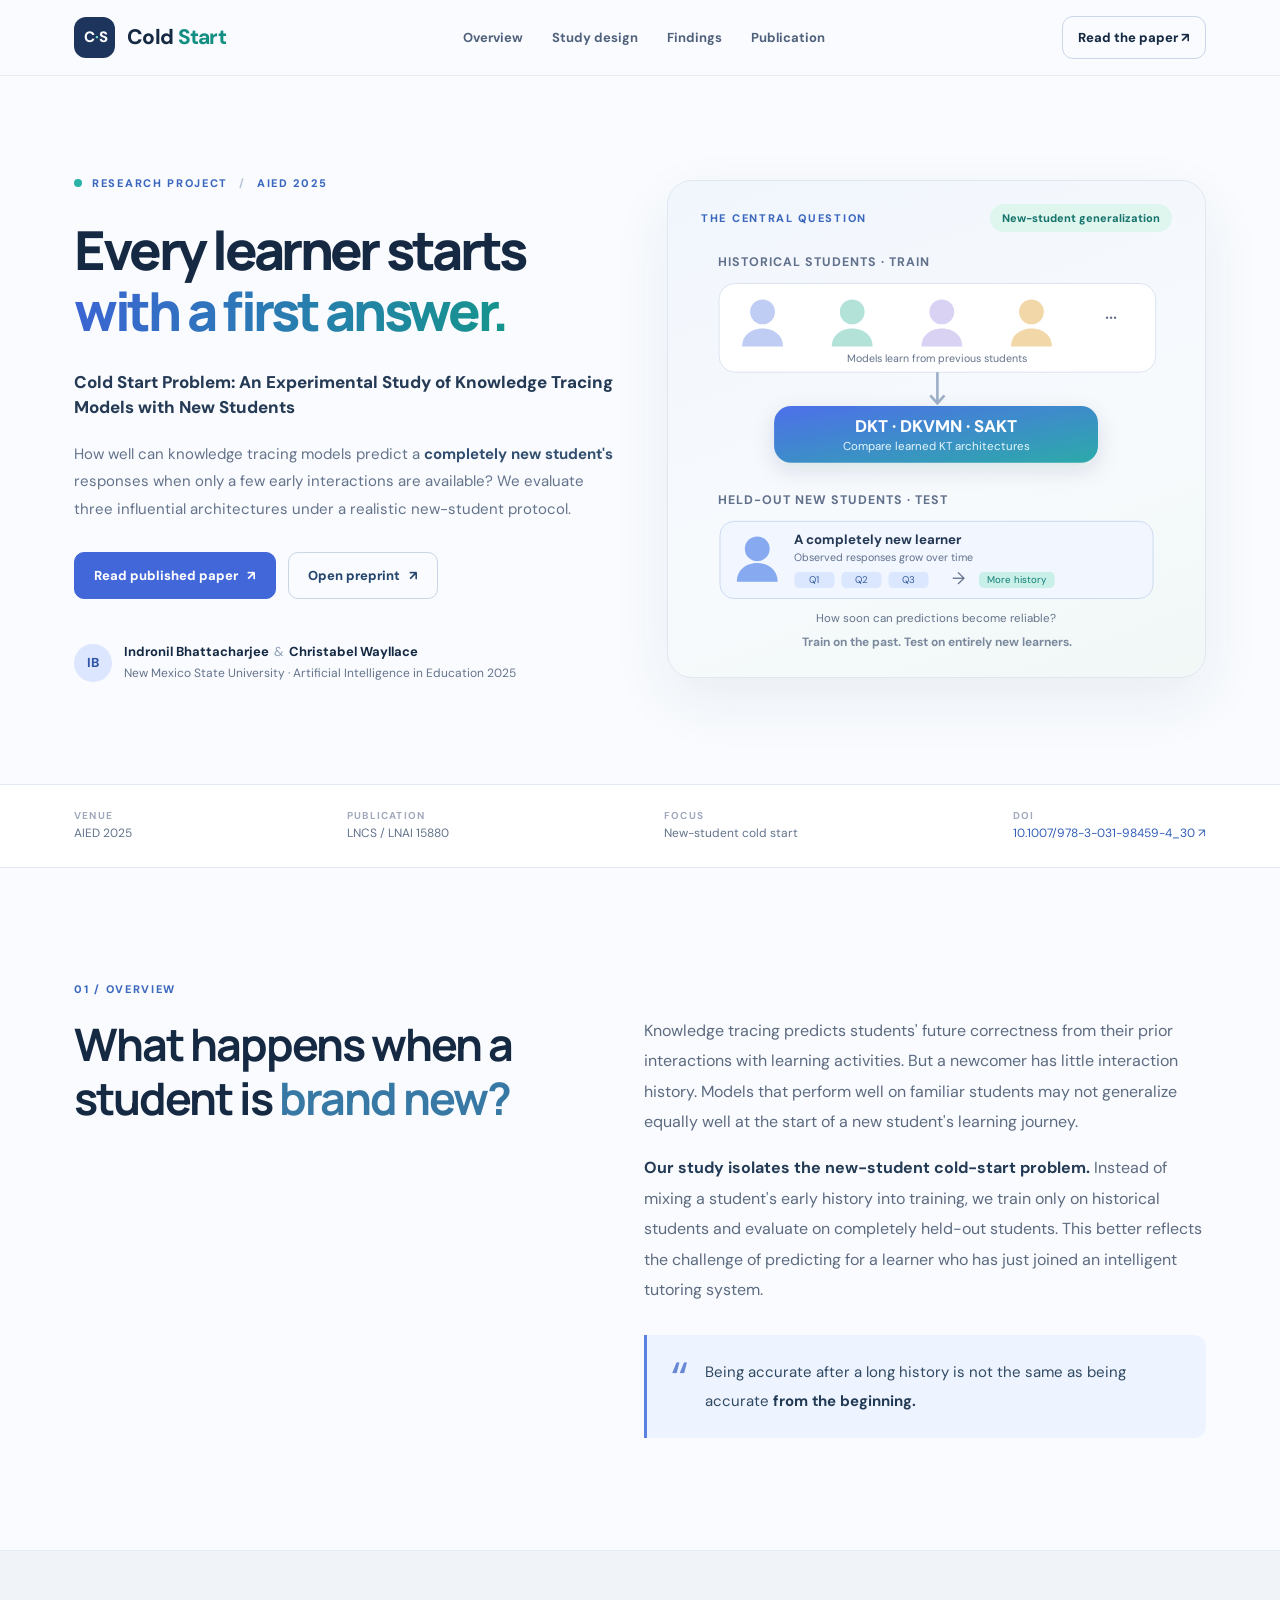
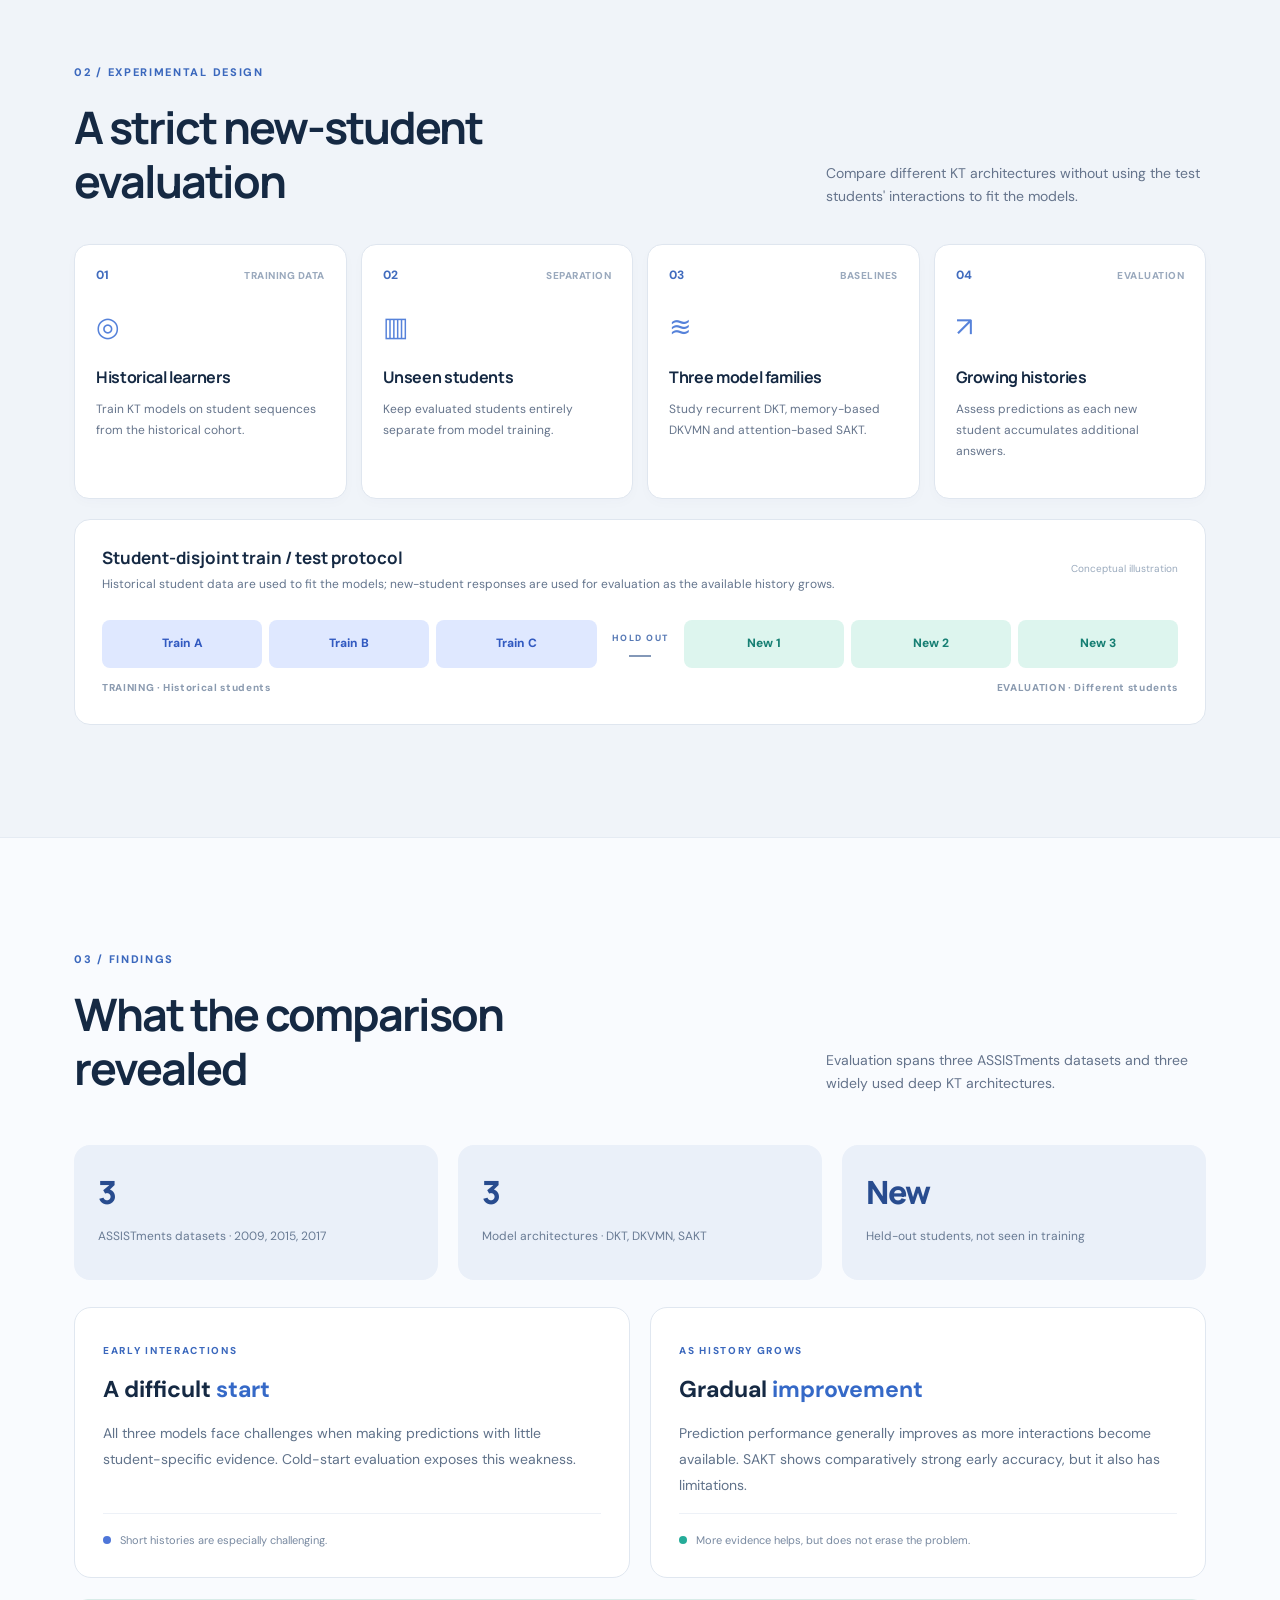
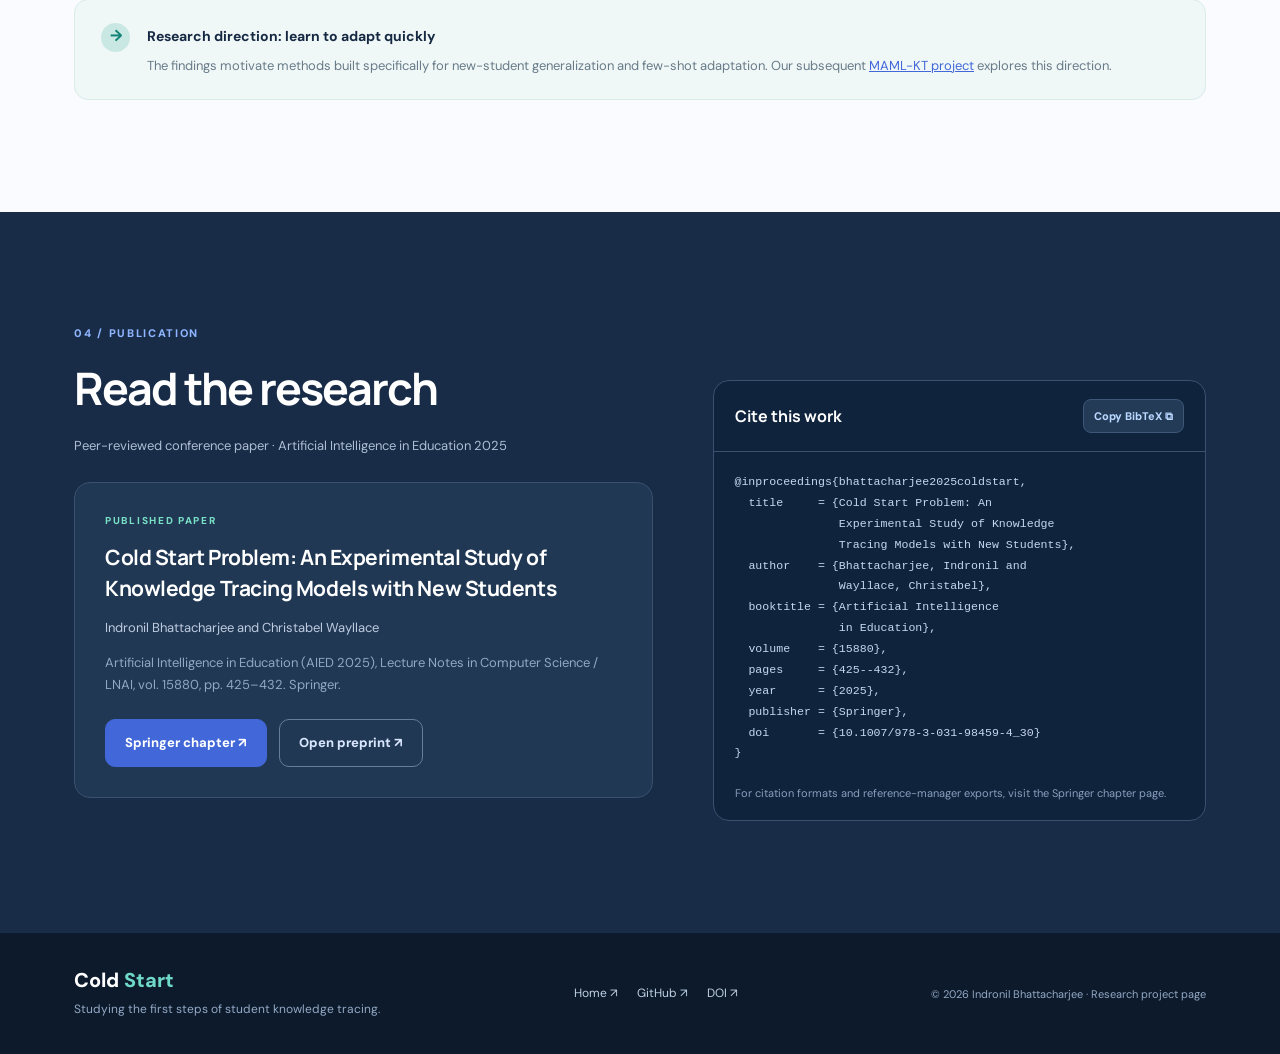
<file: cold-start/index.html>
<!doctype html>
<html lang="en">
<head>
  <meta charset="utf-8">
  <meta name="viewport" content="width=device-width, initial-scale=1">
  <meta name="theme-color" content="#f7f9fc">
  <meta name="description" content="Cold Start Problem: An Experimental Study of Knowledge Tracing Models with New Students. AIED 2025 research by Indronil Bhattacharjee and Christabel Wayllace.">
  <meta property="og:type" content="article">
  <meta property="og:title" content="Cold Start in Knowledge Tracing | AIED 2025">
  <meta property="og:description" content="How do DKT, DKVMN and SAKT perform on entirely new students with only a few interactions?">
  <meta property="og:url" content="https://indronil-prince.github.io/cold-start/">
  <link rel="canonical" href="https://indronil-prince.github.io/cold-start/">
  <link rel="icon" href="assets/favicon.svg" type="image/svg+xml">
  <title>Cold Start Problem | AIED 2025</title>
  <link rel="stylesheet" href="assets/style.css">
</head>
<body>
<a class="skip" href="#main">Skip to content</a>
<header class="site-header"><nav class="nav wrap" aria-label="Primary navigation">
  <a class="brand" href="#top" aria-label="Cold Start project home"><span class="brand-mark">C<span>·</span>S</span><span>Cold<span class="brand-muted"> Start</span></span></a>
  <div class="nav-links"><a href="#overview">Overview</a><a href="#method">Study design</a><a href="#results">Findings</a><a href="#publication">Publication</a></div>
  <a class="nav-paper" href="https://doi.org/10.1007/978-3-031-98459-4_30" target="_blank" rel="noopener noreferrer">Read the paper <span aria-hidden="true">↗</span></a>
</nav></header>
<main id="main">
<section id="top" class="hero wrap">
  <div class="hero-copy">
    <div class="eyebrow"><span class="dot"></span> RESEARCH PROJECT <span class="eyebrow-sep">/</span> AIED 2025</div>
    <h1>Every learner starts<br><em>with a first answer.</em></h1>
    <p class="hero-subtitle">Cold Start Problem: An Experimental Study of Knowledge Tracing Models with New Students</p>
    <p class="hero-intro">How well can knowledge tracing models predict a <strong>completely new student's</strong> responses when only a few early interactions are available? We evaluate three influential architectures under a realistic new-student protocol.</p>
    <div class="hero-actions"><a class="btn btn-primary" href="https://link.springer.com/chapter/10.1007/978-3-031-98459-4_30" target="_blank" rel="noopener noreferrer">Read published paper <span aria-hidden="true">↗</span></a><a class="btn btn-outline" href="https://arxiv.org/abs/2505.21517" target="_blank" rel="noopener noreferrer">Open preprint <span aria-hidden="true">↗</span></a></div>
    <div class="hero-authors"><span class="author-avatar">IB</span><div><strong>Indronil Bhattacharjee</strong> <span class="and">&amp;</span> <strong>Christabel Wayllace</strong><div class="muted">New Mexico State University · Artificial Intelligence in Education 2025</div></div></div>
  </div>
  <div class="hero-visual" role="img" aria-label="Illustration: historical students supply model training data, a held-out new student answers a growing sequence of questions, and three KT models are compared">
    <div class="visual-top"><span class="visual-kicker">THE CENTRAL QUESTION</span><span class="visual-chip">New-student generalization</span></div>
    <svg viewBox="0 0 560 452" xmlns="http://www.w3.org/2000/svg" aria-hidden="true">
      <defs><linearGradient id="grad" x1="0" y1="0" x2="1" y2="1"><stop stop-color="#4e6fea"/><stop offset="1" stop-color="#2caaa9"/></linearGradient><filter id="shadow" x="-30%" y="-50%" width="170%" height="200%"><feDropShadow dx="0" dy="8" stdDeviation="12" flood-color="#15294a" flood-opacity=".12"/></filter></defs>
      <text x="34" y="38" font-size="14" font-weight="700" fill="#61708b" letter-spacing="1.1">HISTORICAL STUDENTS · TRAIN</text>
      <g transform="translate(35 58)"><rect width="492" height="100" rx="18" fill="#fff" stroke="#d9e1ee"/><g fill="#bfcdf4"><circle cx="49" cy="32" r="14"/><path d="M26 71c0-27 46-27 46 0"/></g><g fill="#b3e2d9"><circle cx="150" cy="32" r="14"/><path d="M127 71c0-27 46-27 46 0"/></g><g fill="#d9d2f3"><circle cx="251" cy="32" r="14"/><path d="M228 71c0-27 46-27 46 0"/></g><g fill="#f2d7a8"><circle cx="352" cy="32" r="14"/><path d="M329 71c0-27 46-27 46 0"/></g><text x="442" y="47" fill="#64738b" font-size="24" text-anchor="middle">···</text><text x="246" y="88" fill="#64738b" font-size="12" text-anchor="middle">Models learn from previous students</text></g>
      <path d="M281 158V191" stroke="#9eb0c8" stroke-width="3"/><path d="M273 184l8 9 8-9" fill="none" stroke="#9eb0c8" stroke-width="3"/>
      <rect x="97" y="196" width="365" height="64" rx="19" fill="url(#grad)" filter="url(#shadow)"/><text x="280" y="225" text-anchor="middle" fill="white" font-size="19" font-weight="800">DKT · DKVMN · SAKT</text><text x="280" y="246" text-anchor="middle" fill="#e6f6ff" font-size="13">Compare learned KT architectures</text>
      <text x="34" y="306" font-size="14" font-weight="700" fill="#61708b" letter-spacing="1.1">HELD-OUT NEW STUDENTS · TEST</text>
      <g transform="translate(36 326)"><rect width="488" height="87" rx="16" fill="#f1f6ff" stroke="#c8d7f0"/><circle cx="42" cy="31" r="14" fill="#86a9f0"/><path d="M19 68c0-28 46-28 46 0" fill="#86a9f0"/><text x="83" y="26" font-weight="700" font-size="15" fill="#243753">A completely new learner</text><text x="83" y="45" font-size="12" fill="#60718b">Observed responses grow over time</text><g transform="translate(84 57)"><rect width="45" height="18" rx="5" fill="#dbe7ff"/><text x="22" y="13" font-size="11" text-anchor="middle" fill="#365f9e">Q1</text><rect x="53" width="45" height="18" rx="5" fill="#dbe7ff"/><text x="75" y="13" font-size="11" text-anchor="middle" fill="#365f9e">Q2</text><rect x="106" width="45" height="18" rx="5" fill="#dbe7ff"/><text x="128" y="13" font-size="11" text-anchor="middle" fill="#365f9e">Q3</text><text x="177" y="14" font-size="19" fill="#64738b">→</text><rect x="208" width="85" height="18" rx="5" fill="#c8efe8"/><text x="250" y="13" font-size="11" text-anchor="middle" fill="#117d73">More history</text></g></g>
      <text x="280" y="440" text-anchor="middle" font-size="13" fill="#64738b">How soon can predictions become reliable?</text>
    </svg>
    <p class="visual-foot">Train on the past. Test on entirely new learners.</p>
  </div>
</section>
<div class="quick-bar"><div class="wrap quick-inner"><span><strong>Venue</strong> AIED 2025</span><span><strong>Publication</strong> LNCS / LNAI 15880</span><span><strong>Focus</strong> New-student cold start</span><span><strong>DOI</strong> <a href="https://doi.org/10.1007/978-3-031-98459-4_30">10.1007/978-3-031-98459-4_30 ↗</a></span></div></div>
<section id="overview" class="section wrap split-section">
  <div><div class="section-index">01 / OVERVIEW</div><h2>What happens when a student is <em>brand new?</em></h2></div>
  <div class="section-copy"><p>Knowledge tracing predicts students' future correctness from their prior interactions with learning activities. But a newcomer has little interaction history. Models that perform well on familiar students may not generalize equally well at the start of a new student's learning journey.</p><p><strong>Our study isolates the new-student cold-start problem.</strong> Instead of mixing a student's early history into training, we train only on historical students and evaluate on completely held-out students. This better reflects the challenge of predicting for a learner who has just joined an intelligent tutoring system.</p><div class="callout"><span class="callout-symbol">“</span><span>Being accurate after a long history is not the same as being accurate <strong>from the beginning.</strong></span></div></div>
</section>
<section id="method" class="section section-tint"><div class="wrap">
  <div class="section-index">02 / EXPERIMENTAL DESIGN</div><div class="section-head"><h2>A strict new-student evaluation</h2><p>Compare different KT architectures without using the test students' interactions to fit the models.</p></div>
  <div class="process-grid">
    <article class="step-card"><div class="step-number">01 <span>Training data</span></div><div class="step-icon">◎</div><h3>Historical learners</h3><p>Train KT models on student sequences from the historical cohort.</p></article>
    <article class="step-card"><div class="step-number">02 <span>Separation</span></div><div class="step-icon">▥</div><h3>Unseen students</h3><p>Keep evaluated students entirely separate from model training.</p></article>
    <article class="step-card"><div class="step-number">03 <span>Baselines</span></div><div class="step-icon">≋</div><h3>Three model families</h3><p>Study recurrent DKT, memory-based DKVMN and attention-based SAKT.</p></article>
    <article class="step-card"><div class="step-number">04 <span>Evaluation</span></div><div class="step-icon">↗</div><h3>Growing histories</h3><p>Assess predictions as each new student accumulates additional answers.</p></article>
  </div>
  <div class="sequence-panel"><div class="sequence-title"><div><h3>Student-disjoint train / test protocol</h3><p>Historical student data are used to fit the models; new-student responses are used for evaluation as the available history grows.</p></div><span>Conceptual illustration</span></div>
    <div class="sequence-track" aria-label="Historical students used for training, followed by entirely new students evaluated on early questions"><div class="sequence-block support"><span>Train A</span><span>Train B</span><span>Train C</span></div><div class="sequence-boundary"><span>HOLD OUT</span><i></i></div><div class="sequence-block query"><span>New 1</span><span>New 2</span><span>New 3</span></div></div>
    <div class="sequence-labels"><span>TRAINING · Historical students</span><span>EVALUATION · Different students</span></div>
  </div>
</div></section>
<section id="results" class="section wrap">
  <div class="section-index">03 / FINDINGS</div><div class="section-head"><h2>What the comparison revealed</h2><p>Evaluation spans three ASSISTments datasets and three widely used deep KT architectures.</p></div>
  <div class="stat-row"><div><span class="stat-num">3</span><span class="stat-caption">ASSISTments datasets · 2009, 2015, 2017</span></div><div><span class="stat-num">3</span><span class="stat-caption">Model architectures · DKT, DKVMN, SAKT</span></div><div><span class="stat-num">New</span><span class="stat-caption">Held-out students, not seen in training</span></div></div>
  <div class="results-grid">
    <article class="result-card"><span class="result-overline">EARLY INTERACTIONS</span><div class="result-range">A difficult <strong>start</strong></div><p>All three models face challenges when making predictions with little student-specific evidence. Cold-start evaluation exposes this weakness.</p><div class="result-marker"><span class="marker-dot marker-blue"></span> Short histories are especially challenging.</div></article>
    <article class="result-card"><span class="result-overline">AS HISTORY GROWS</span><div class="result-range">Gradual <strong>improvement</strong></div><p>Prediction performance generally improves as more interactions become available. SAKT shows comparatively strong early accuracy, but it also has limitations.</p><div class="result-marker"><span class="marker-dot marker-teal"></span> More evidence helps, but does not erase the problem.</div></article>
  </div>
  <div class="insight"><div class="insight-icon">→</div><div><strong>Research direction: learn to adapt quickly</strong><p>The findings motivate methods built specifically for new-student generalization and few-shot adaptation. Our subsequent <a href="../MAML-KT/" style="color:#4167d8;text-decoration:underline">MAML-KT project</a> explores this direction.</p></div></div>
</section>
<section id="publication" class="section publication-section"><div class="wrap publication-grid">
  <div><div class="section-index">04 / PUBLICATION</div><h2>Read the research</h2><p class="publication-sub">Peer-reviewed conference paper · Artificial Intelligence in Education 2025</p><div class="paper-card"><div class="paper-label">PUBLISHED PAPER</div><h3>Cold Start Problem: An Experimental Study of Knowledge Tracing Models with New Students</h3><p>Indronil Bhattacharjee and Christabel Wayllace</p><p class="paper-meta">Artificial Intelligence in Education (AIED 2025), Lecture Notes in Computer Science / LNAI, vol. 15880, pp. 425–432. Springer.</p><div class="paper-links"><a class="btn btn-primary" href="https://link.springer.com/chapter/10.1007/978-3-031-98459-4_30" target="_blank" rel="noopener noreferrer">Springer chapter ↗</a><a class="btn btn-outline" href="https://arxiv.org/abs/2505.21517" target="_blank" rel="noopener noreferrer">Open preprint ↗</a></div></div></div>
  <div class="citation-box"><div class="citation-top"><h3>Cite this work</h3><button id="copyBib" type="button" aria-label="Copy BibTeX citation">Copy BibTeX <span>⧉</span></button></div><pre id="bibtex"><code>@inproceedings{bhattacharjee2025coldstart,
  title     = {Cold Start Problem: An
               Experimental Study of Knowledge
               Tracing Models with New Students},
  author    = {Bhattacharjee, Indronil and
               Wayllace, Christabel},
  booktitle = {Artificial Intelligence
               in Education},
  volume    = {15880},
  pages     = {425--432},
  year      = {2025},
  publisher = {Springer},
  doi       = {10.1007/978-3-031-98459-4_30}
}</code></pre><p class="citation-note">For citation formats and reference-manager exports, visit the Springer chapter page.</p></div>
</div></section>
</main>
<footer class="footer"><div class="wrap footer-inner"><div><div class="footer-brand">Cold<span> Start</span></div><p>Studying the first steps of student knowledge tracing.</p></div><div class="footer-links"><a href="https://indronil-prince.github.io/">Home ↗</a><a href="https://github.com/Indronil-Prince" target="_blank" rel="noopener noreferrer">GitHub ↗</a><a href="https://doi.org/10.1007/978-3-031-98459-4_30" target="_blank" rel="noopener noreferrer">DOI ↗</a></div><small>© 2026 Indronil Bhattacharjee · Research project page</small></div></footer>
<script src="assets/script.js" defer></script>
</body></html>
</file>
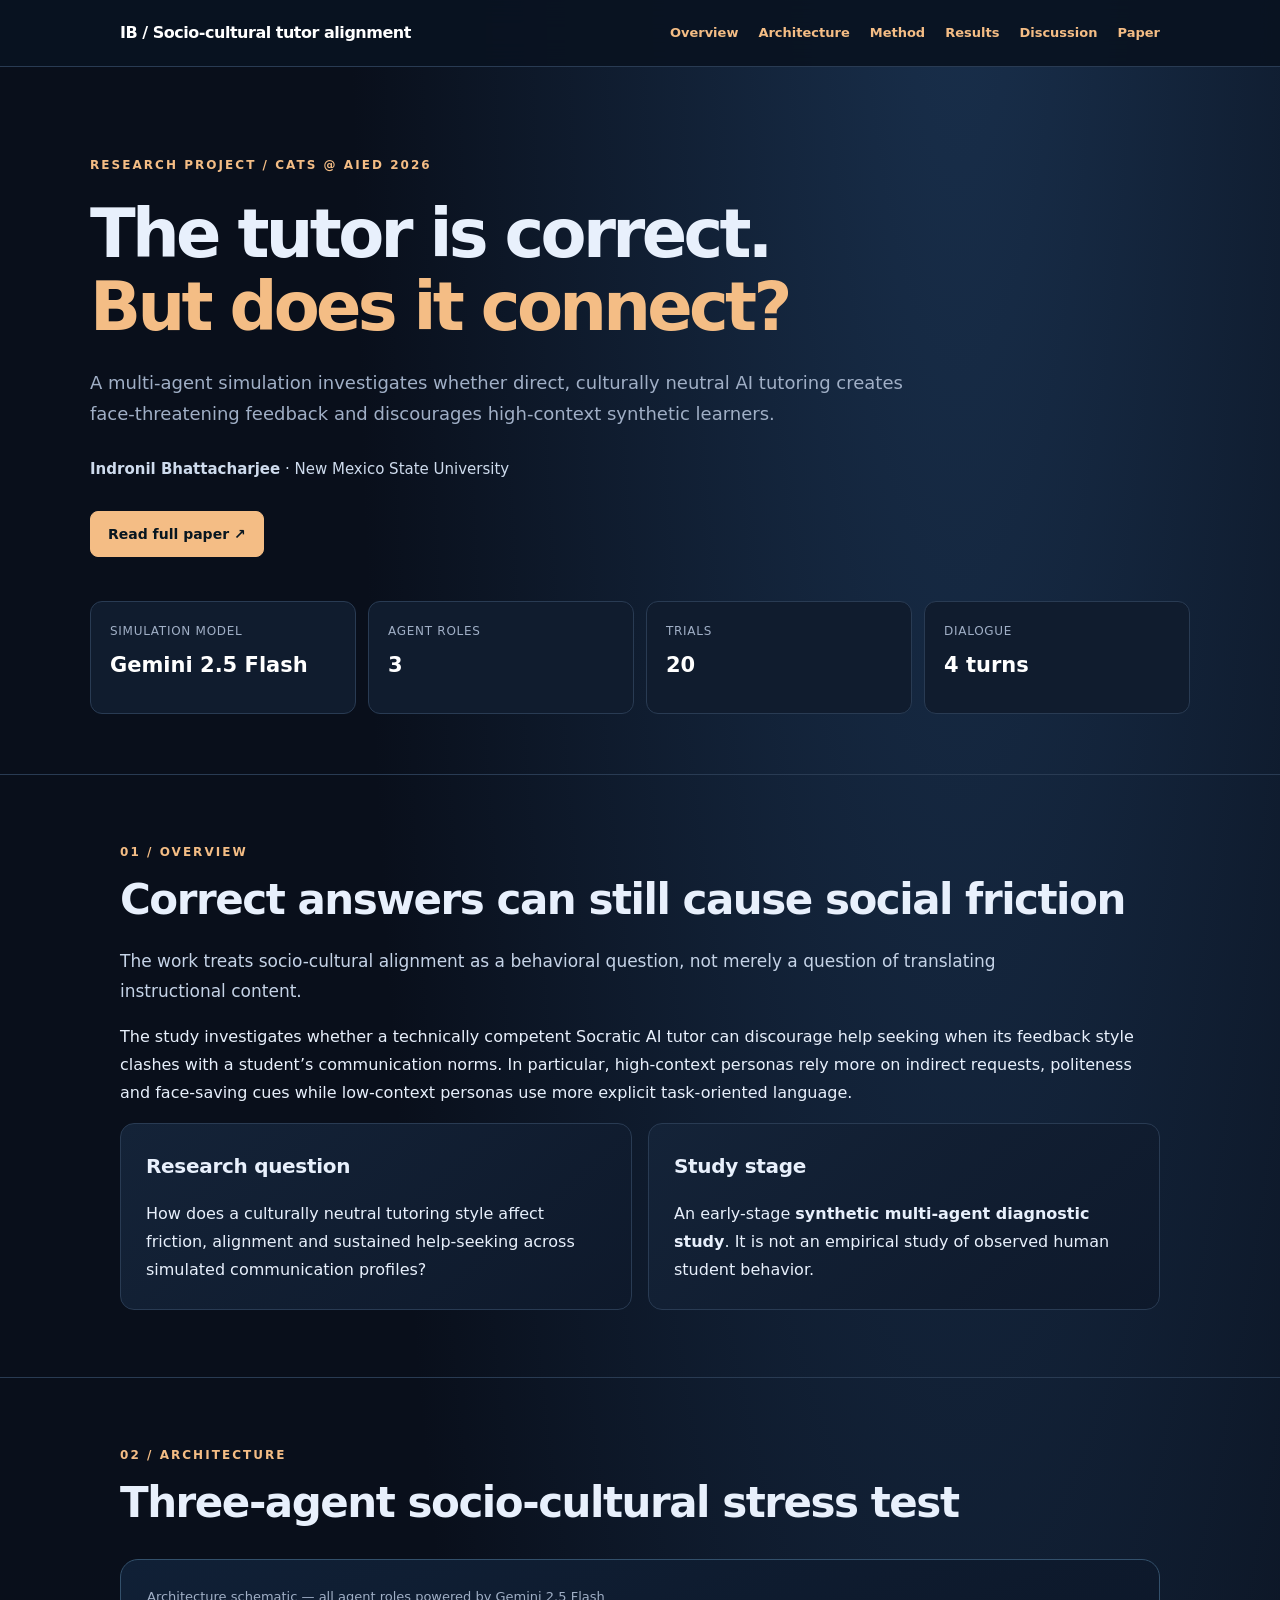
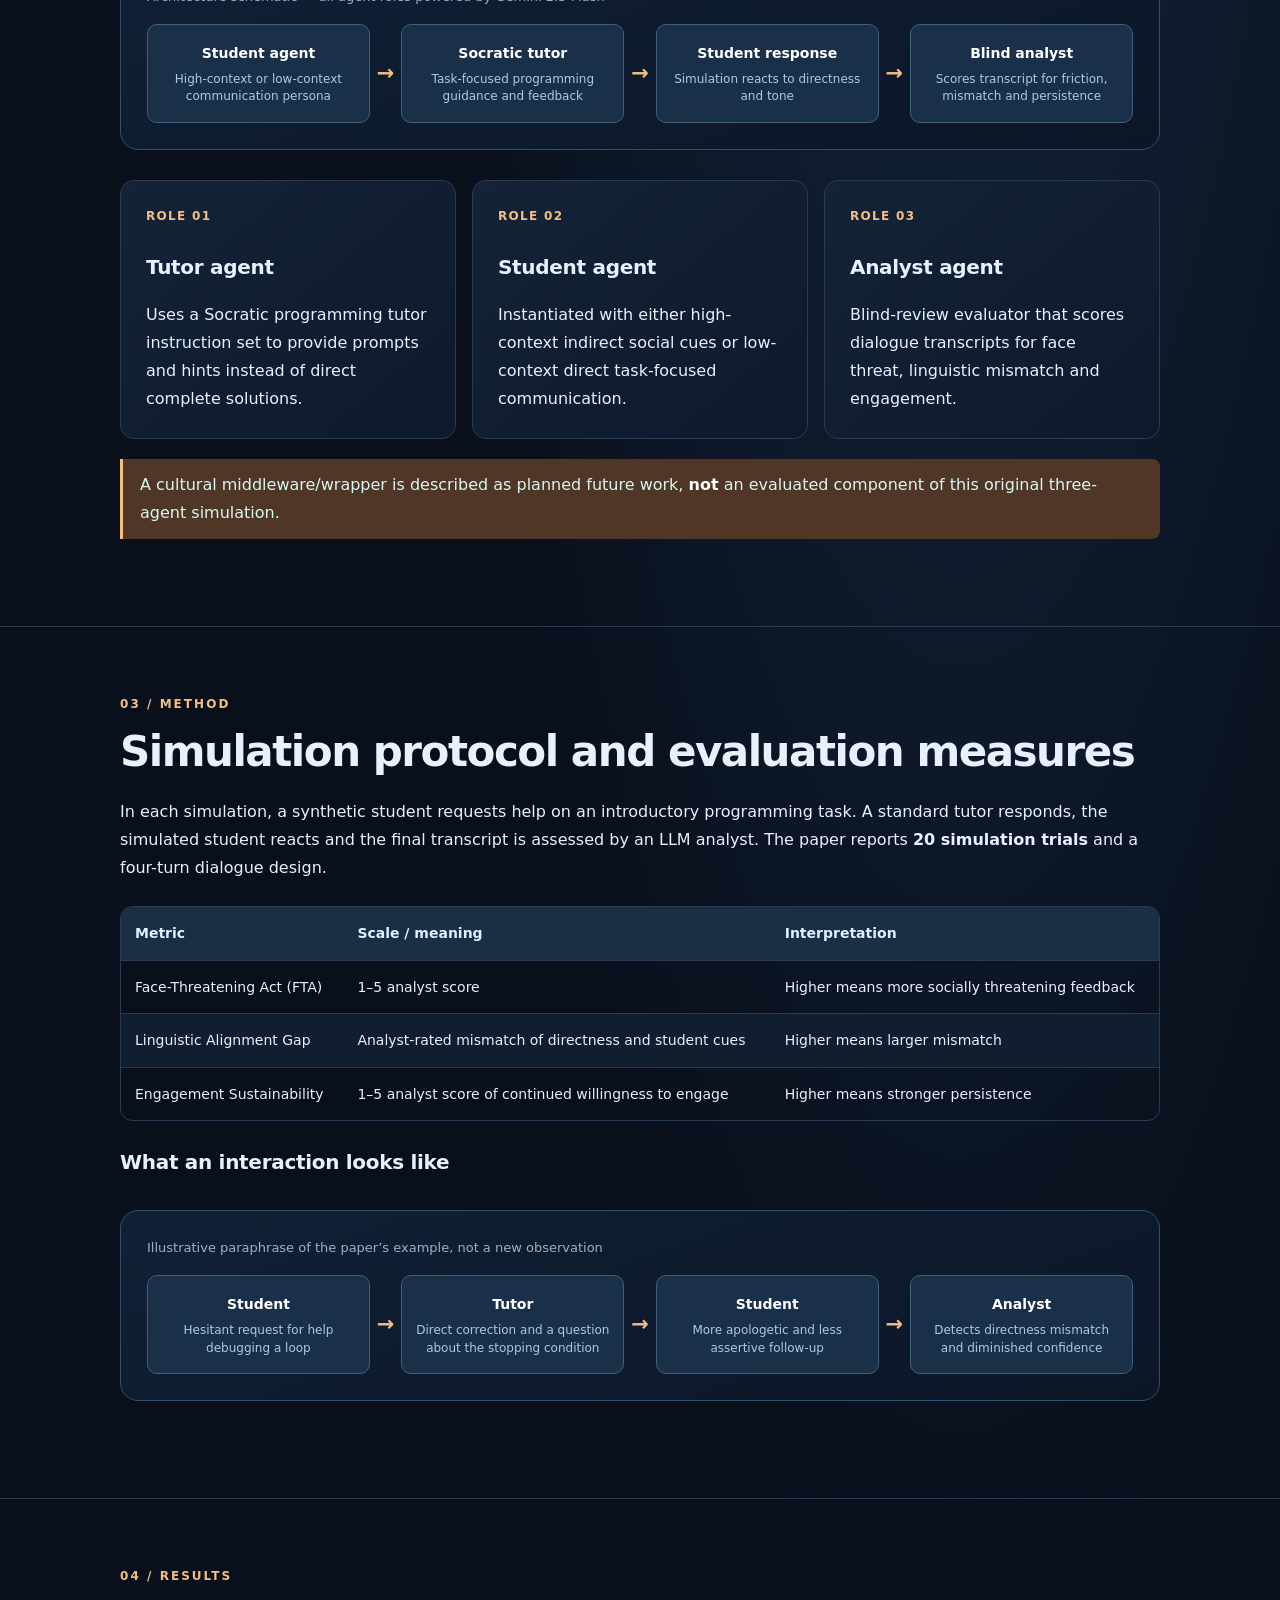
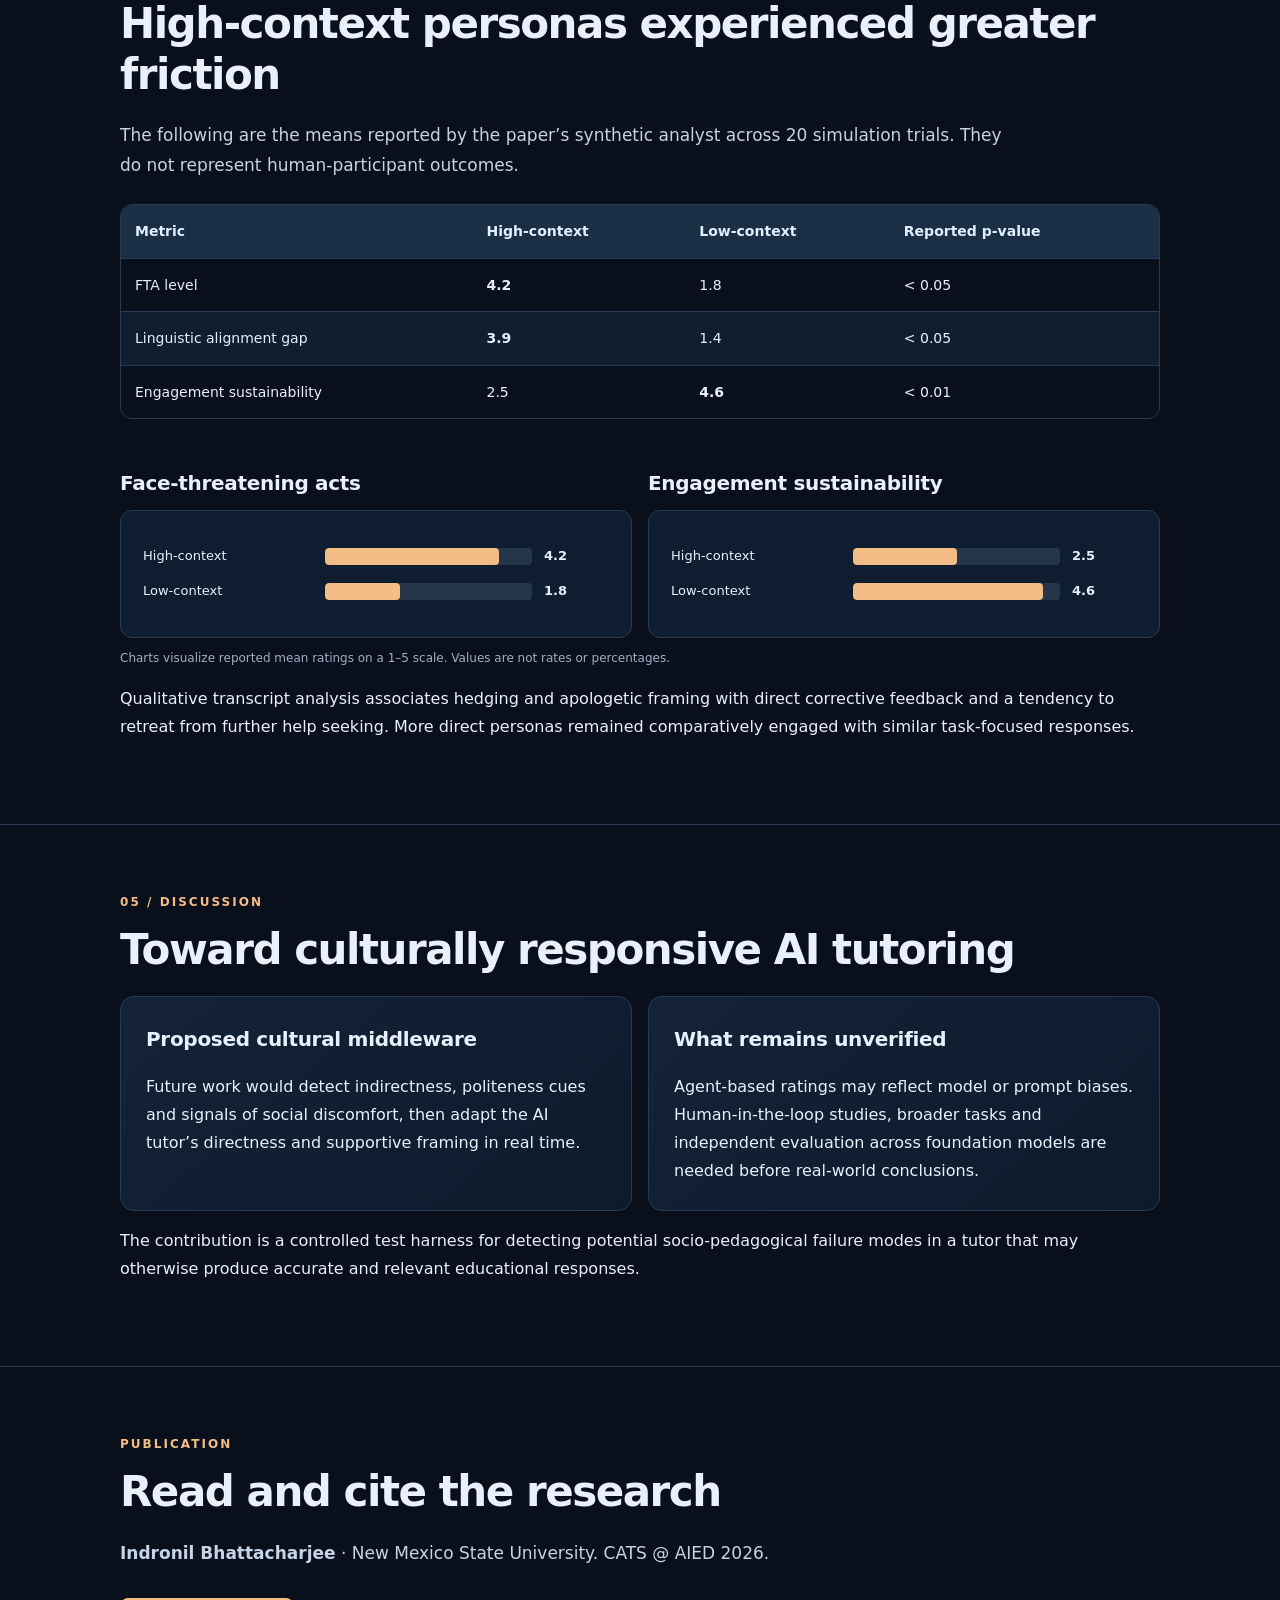
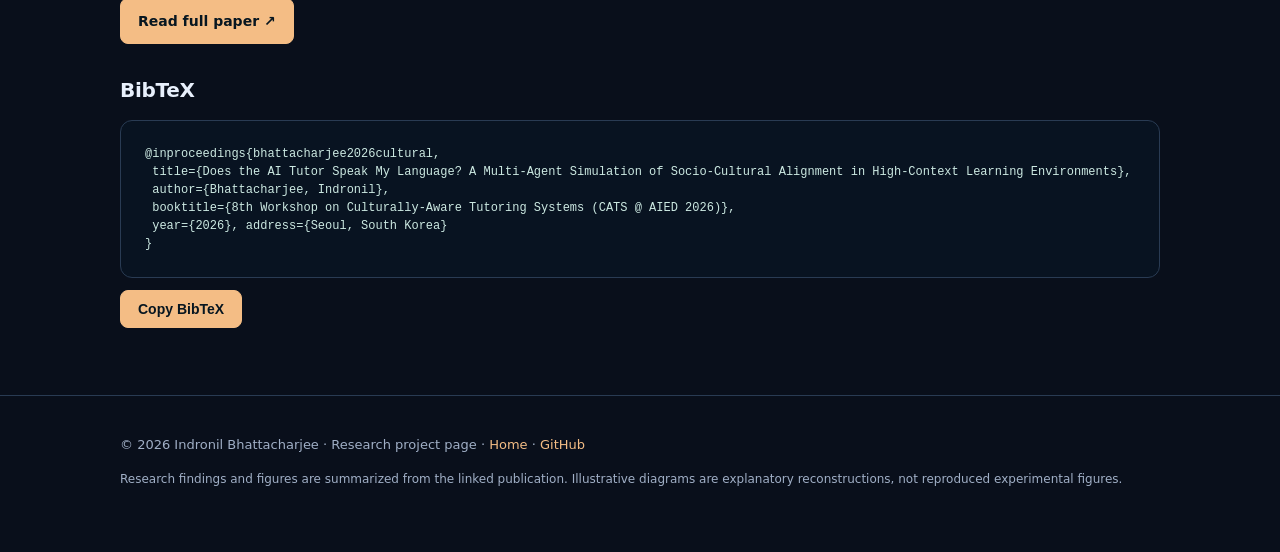
<file: cultural-ai-tutor/index.html>
<!doctype html><html lang="en"><head><meta charset="utf-8"><meta name="viewport" content="width=device-width,initial-scale=1"><title>Socio-cultural tutor alignment | CATS @ AIED 2026</title><meta name="description" content="A multi-agent simulation investigates whether direct, culturally neutral AI tutoring creates face-threatening feedback and discourages high-context synthetic learners."><link rel="stylesheet" href="../assets/style.css"><style>:root{--accent:#f4bd85;--accent-soft:#503626}</style></head><body><a href="#overview" class="skip">Skip to content</a><header><div class="wrap nav"><a class="brand" href="https://indronil-prince.github.io/">IB / Socio-cultural tutor alignment</a><nav class="navlinks"><a href="#overview">Overview</a><a href="#architecture">Architecture</a><a href="#method">Method</a><a href="#results">Results</a><a href="#discussion">Discussion</a><a href="#publication">Paper</a></nav></div></header><main><div class="wrap hero"><div class="eyebrow">RESEARCH PROJECT / CATS @ AIED 2026</div><h1>The tutor is correct.<br><em>But does it connect?</em></h1><p class="subtitle">A multi-agent simulation investigates whether direct, culturally neutral AI tutoring creates face-threatening feedback and discourages high-context synthetic learners.</p><p class="authors"><strong>Indronil Bhattacharjee</strong> · New Mexico State University</p><div class="buttons"><a class="btn " href="https://www.researchgate.net/publication/413633113" target="_blank" rel="noopener">Read full paper ↗</a></div><div class="facts"><div class="fact"><span>Simulation model</span><b>Gemini 2.5 Flash</b></div><div class="fact"><span>Agent roles</span><b>3</b></div><div class="fact"><span>Trials</span><b>20</b></div><div class="fact"><span>Dialogue</span><b>4 turns</b></div></div></div><section class="section" id="overview"><div class="wrap"><div class="eyebrow">01 / OVERVIEW</div><h2>Correct answers can still cause social friction</h2><p class=lead>The work treats socio-cultural alignment as a behavioral question, not merely a question of translating instructional content.</p><p>The study investigates whether a technically competent Socratic AI tutor can discourage help seeking when its feedback style clashes with a student’s communication norms. In particular, high-context personas rely more on indirect requests, politeness and face-saving cues while low-context personas use more explicit task-oriented language.</p><div class="grid"><div class="panel"><h3>Research question</h3><p>How does a culturally neutral tutoring style affect friction, alignment and sustained help-seeking across simulated communication profiles?</p></div><div class="panel"><h3>Study stage</h3><p>An early-stage <strong>synthetic multi-agent diagnostic study</strong>. It is not an empirical study of observed human student behavior.</p></div></div></div></section><section class="section" id="architecture"><div class="wrap"><div class="eyebrow">02 / ARCHITECTURE</div><h2>Three-agent socio-cultural stress test</h2><div class="diagram"><div class="diagram-title">Architecture schematic — all agent roles powered by Gemini 2.5 Flash</div><div class="pipeline"><div class="node"><strong>Student agent</strong><small>High-context or low-context communication persona</small></div><div class="arrow">→</div><div class="node"><strong>Socratic tutor</strong><small>Task-focused programming guidance and feedback</small></div><div class="arrow">→</div><div class="node"><strong>Student response</strong><small>Simulation reacts to directness and tone</small></div><div class="arrow">→</div><div class="node"><strong>Blind analyst</strong><small>Scores transcript for friction, mismatch and persistence</small></div></div></div><div class="grid three"><div class="panel"><div class=kicker>ROLE 01</div><h3>Tutor agent</h3><p>Uses a Socratic programming tutor instruction set to provide prompts and hints instead of direct complete solutions.</p></div><div class="panel"><div class=kicker>ROLE 02</div><h3>Student agent</h3><p>Instantiated with either high-context indirect social cues or low-context direct task-focused communication.</p></div><div class="panel"><div class=kicker>ROLE 03</div><h3>Analyst agent</h3><p>Blind-review evaluator that scores dialogue transcripts for face threat, linguistic mismatch and engagement.</p></div></div><div class="note">A cultural middleware/wrapper is described as planned future work, <strong>not</strong> an evaluated component of this original three-agent simulation.</div></div></section><section class="section" id="method"><div class="wrap"><div class="eyebrow">03 / METHOD</div><h2>Simulation protocol and evaluation measures</h2><p>In each simulation, a synthetic student requests help on an introductory programming task. A standard tutor responds, the simulated student reacts and the final transcript is assessed by an LLM analyst. The paper reports <strong>20 simulation trials</strong> and a four-turn dialogue design.</p><div class=tablewrap><table><thead><tr><th>Metric</th><th>Scale / meaning</th><th>Interpretation</th></tr></thead><tbody><tr><td>Face-Threatening Act (FTA)</td><td>1–5 analyst score</td><td>Higher means more socially threatening feedback</td></tr><tr><td>Linguistic Alignment Gap</td><td>Analyst-rated mismatch of directness and student cues</td><td>Higher means larger mismatch</td></tr><tr><td>Engagement Sustainability</td><td>1–5 analyst score of continued willingness to engage</td><td>Higher means stronger persistence</td></tr></tbody></table></div><h3>What an interaction looks like</h3><div class="diagram"><div class="diagram-title">Illustrative paraphrase of the paper’s example, not a new observation</div><div class="pipeline"><div class="node"><strong>Student</strong><small>Hesitant request for help debugging a loop</small></div><div class="arrow">→</div><div class="node"><strong>Tutor</strong><small>Direct correction and a question about the stopping condition</small></div><div class="arrow">→</div><div class="node"><strong>Student</strong><small>More apologetic and less assertive follow-up</small></div><div class="arrow">→</div><div class="node"><strong>Analyst</strong><small>Detects directness mismatch and diminished confidence</small></div></div></div></div></section><section class="section" id="results"><div class="wrap"><div class="eyebrow">04 / RESULTS</div><h2>High-context personas experienced greater friction</h2><p class="lead">The following are the means reported by the paper’s synthetic analyst across 20 simulation trials. They do not represent human-participant outcomes.</p><div class=tablewrap><table><thead><tr><th>Metric</th><th>High-context</th><th>Low-context</th><th>Reported p-value</th></tr></thead><tbody><tr><td>FTA level</td><td><strong>4.2</strong></td><td>1.8</td><td>&lt; 0.05</td></tr><tr><td>Linguistic alignment gap</td><td><strong>3.9</strong></td><td>1.4</td><td>&lt; 0.05</td></tr><tr><td>Engagement sustainability</td><td>2.5</td><td><strong>4.6</strong></td><td>&lt; 0.01</td></tr></tbody></table></div><div class="grid"><div><h3>Face-threatening acts</h3><div class=chart><div class=barrow><span>High-context</span><div class=track><div class=fill style="width:84.0%"></div></div><strong>4.2</strong></div><div class=barrow><span>Low-context</span><div class=track><div class=fill style="width:36.0%"></div></div><strong>1.8</strong></div></div></div><div><h3>Engagement sustainability</h3><div class=chart><div class=barrow><span>High-context</span><div class=track><div class=fill style="width:50.0%"></div></div><strong>2.5</strong></div><div class=barrow><span>Low-context</span><div class=track><div class=fill style="width:92.0%"></div></div><strong>4.6</strong></div></div></div></div><p class="figurecap">Charts visualize reported mean ratings on a 1–5 scale. Values are not rates or percentages.</p><p>Qualitative transcript analysis associates hedging and apologetic framing with direct corrective feedback and a tendency to retreat from further help seeking. More direct personas remained comparatively engaged with similar task-focused responses.</p></div></section><section class="section" id="discussion"><div class="wrap"><div class="eyebrow">05 / DISCUSSION</div><h2>Toward culturally responsive AI tutoring</h2><div class="grid"><div class="panel"><h3>Proposed cultural middleware</h3><p>Future work would detect indirectness, politeness cues and signals of social discomfort, then adapt the AI tutor’s directness and supportive framing in real time.</p></div><div class="panel"><h3>What remains unverified</h3><p>Agent-based ratings may reflect model or prompt biases. Human-in-the-loop studies, broader tasks and independent evaluation across foundation models are needed before real-world conclusions.</p></div></div><p>The contribution is a controlled test harness for detecting potential socio-pedagogical failure modes in a tutor that may otherwise produce accurate and relevant educational responses.</p></div></section><section class="section" id="publication"><div class="wrap"><div class="eyebrow">PUBLICATION</div><h2>Read and cite the research</h2><p class="lead"><strong>Indronil Bhattacharjee</strong> · New Mexico State University. CATS @ AIED 2026.</p><div class="buttons"><a class="btn " href="https://www.researchgate.net/publication/413633113" target="_blank" rel="noopener">Read full paper ↗</a></div><h3>BibTeX</h3><pre id="bib">@inproceedings{bhattacharjee2026cultural,
 title={Does the AI Tutor Speak My Language? A Multi-Agent Simulation of Socio-Cultural Alignment in High-Context Learning Environments},
 author={Bhattacharjee, Indronil},
 booktitle={8th Workshop on Culturally-Aware Tutoring Systems (CATS @ AIED 2026)},
 year={2026}, address={Seoul, South Korea}
}</pre><button class="btn" id="copy" type="button">Copy BibTeX</button></div></section></main><footer><div class="wrap">© 2026 Indronil Bhattacharjee · Research project page · <a href="https://indronil-prince.github.io/">Home</a> · <a href="https://github.com/indronil-prince">GitHub</a><p class="tiny">Research findings and figures are summarized from the linked publication. Illustrative diagrams are explanatory reconstructions, not reproduced experimental figures.</p></div></footer><script>document.getElementById('copy').onclick=async()=>{const t=document.getElementById('bib').innerText;try{await navigator.clipboard.writeText(t);document.getElementById('copy').textContent='Copied ✓'}catch(e){const r=document.createRange();r.selectNodeContents(document.getElementById('bib'));getSelection().removeAllRanges();getSelection().addRange(r)}};</script></body></html>
</file>
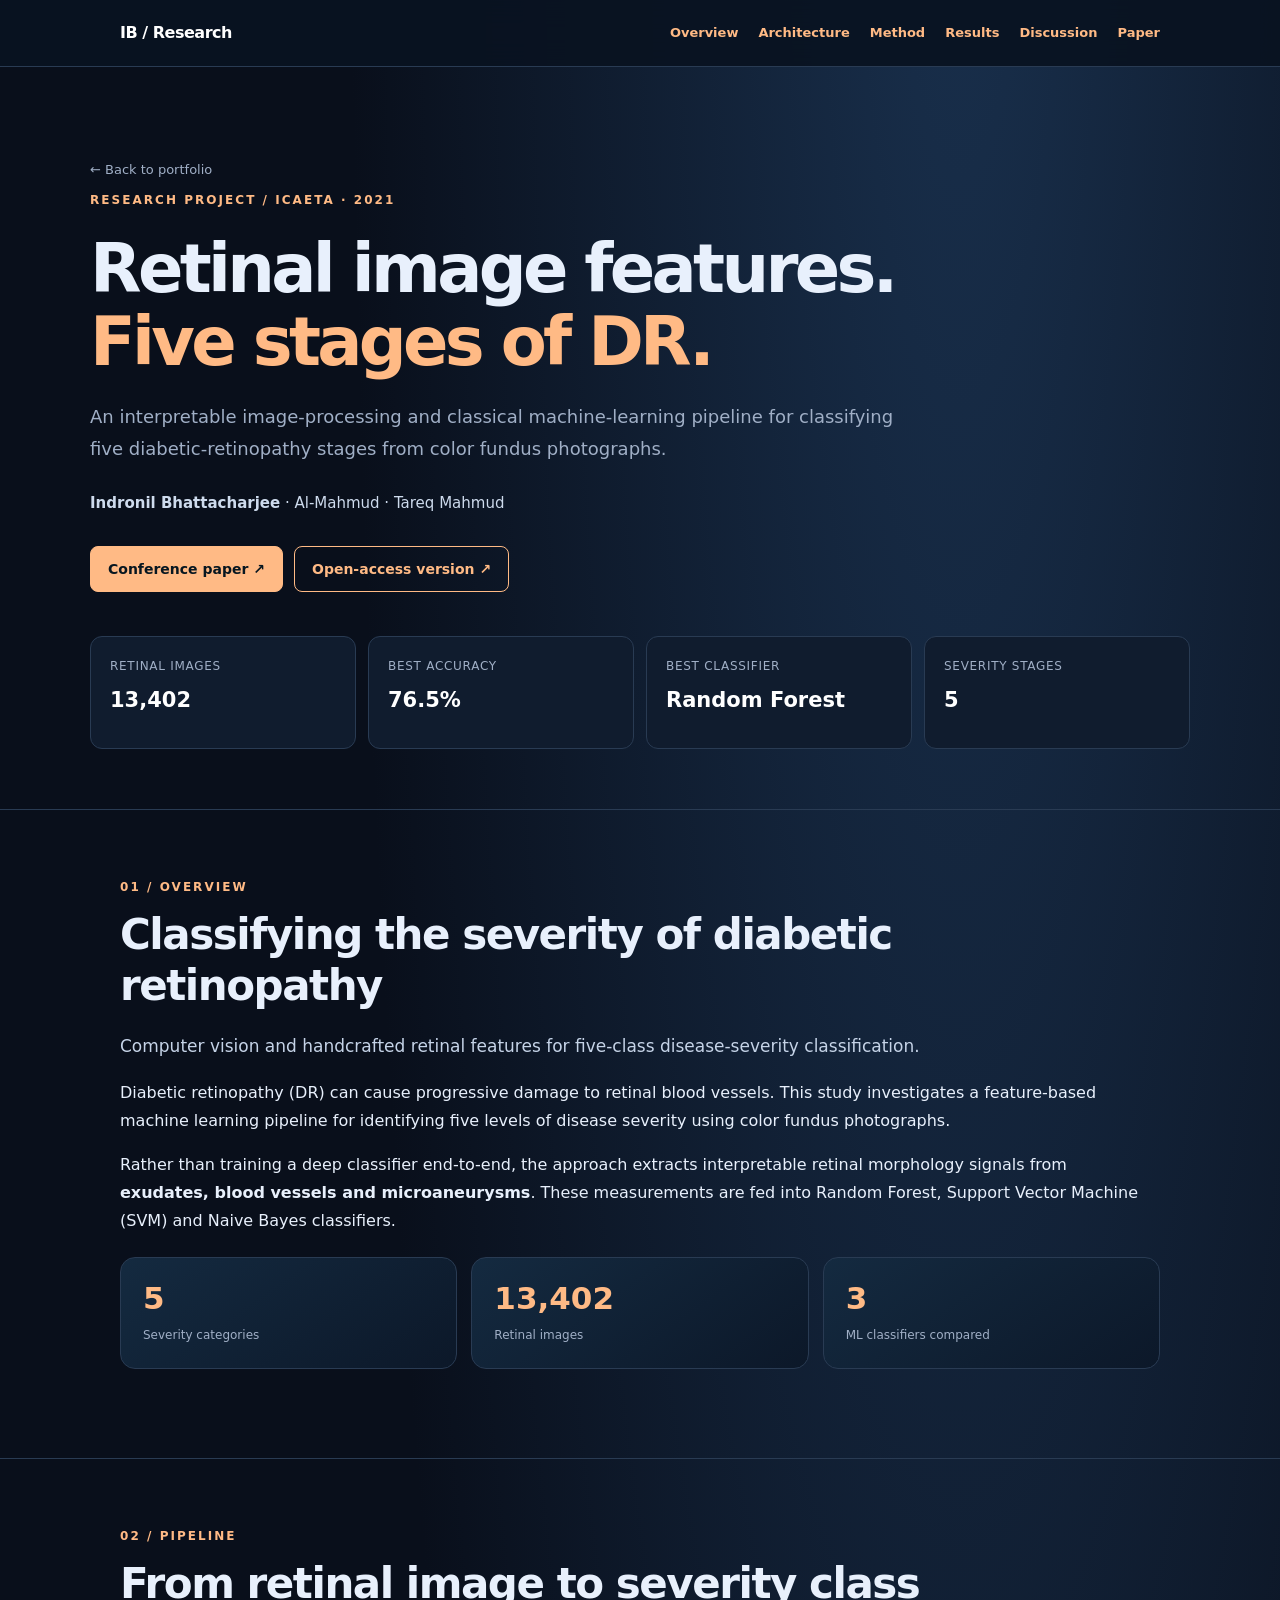
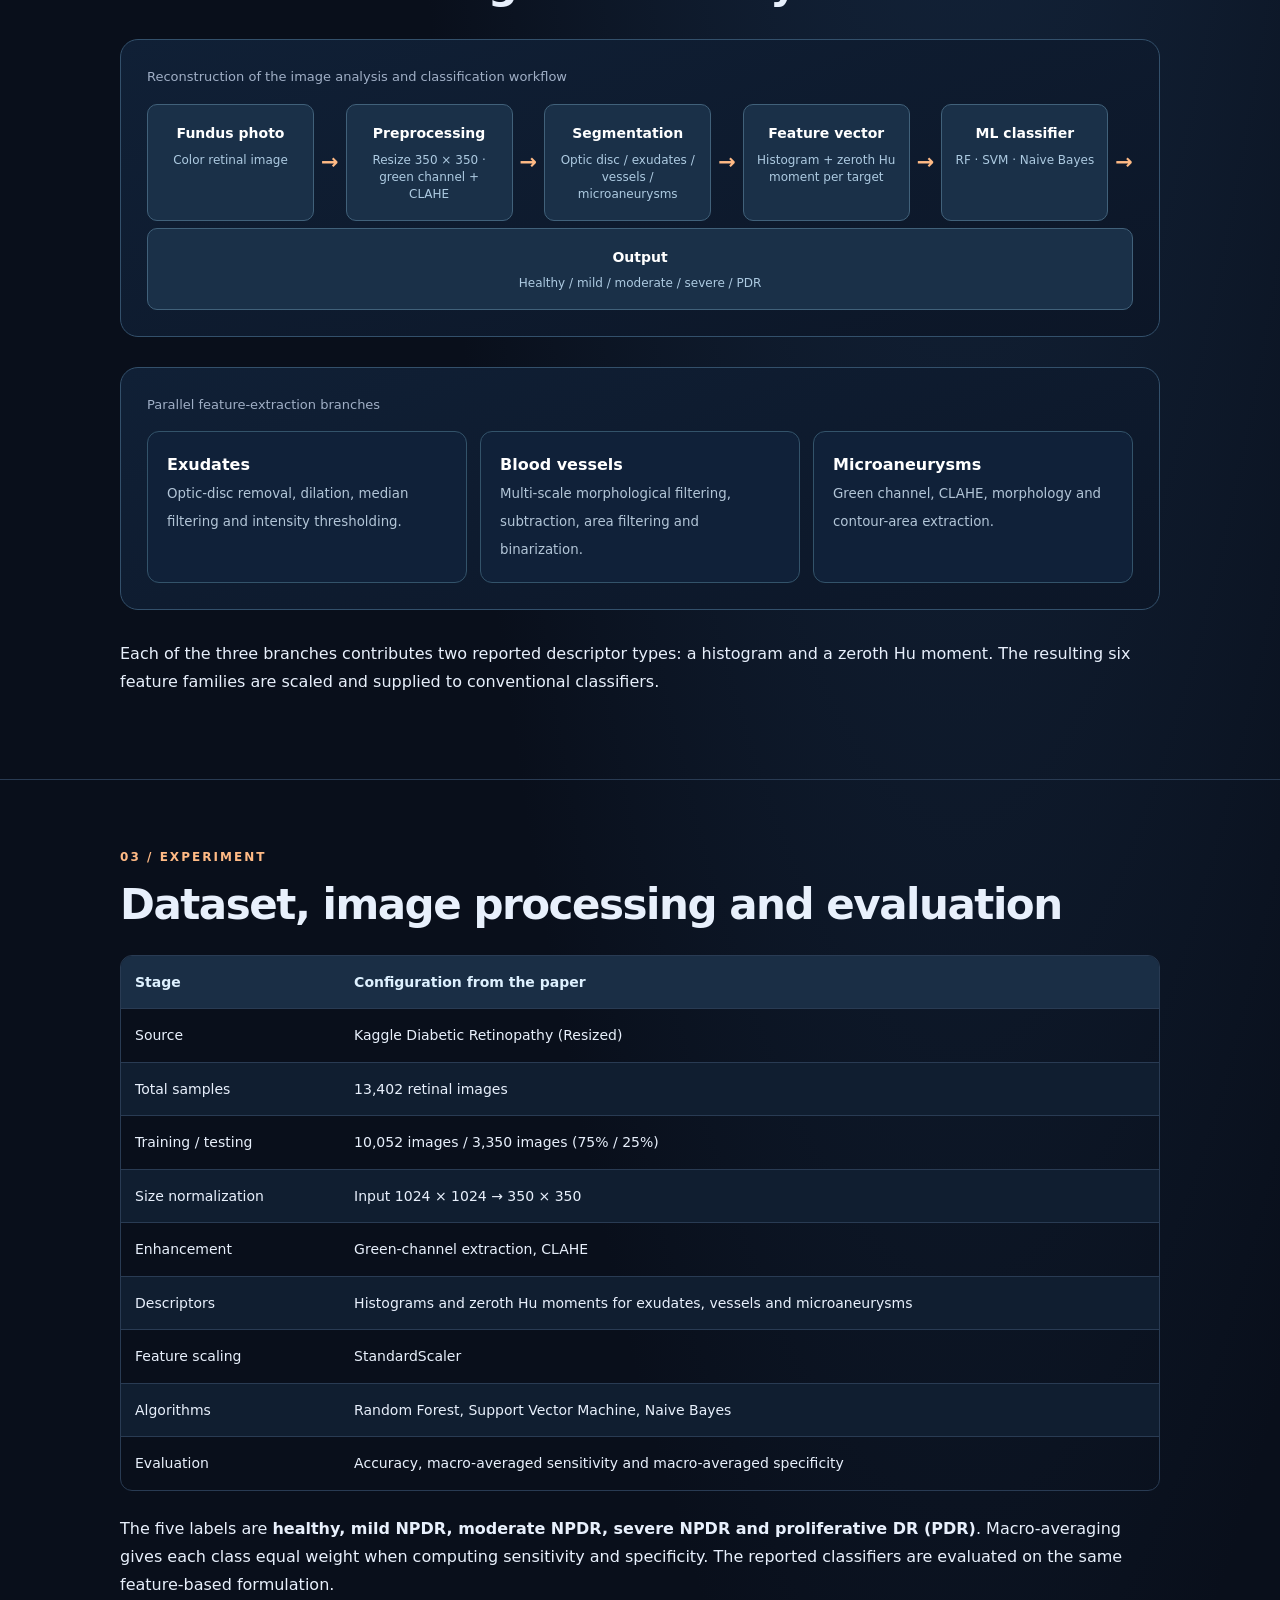
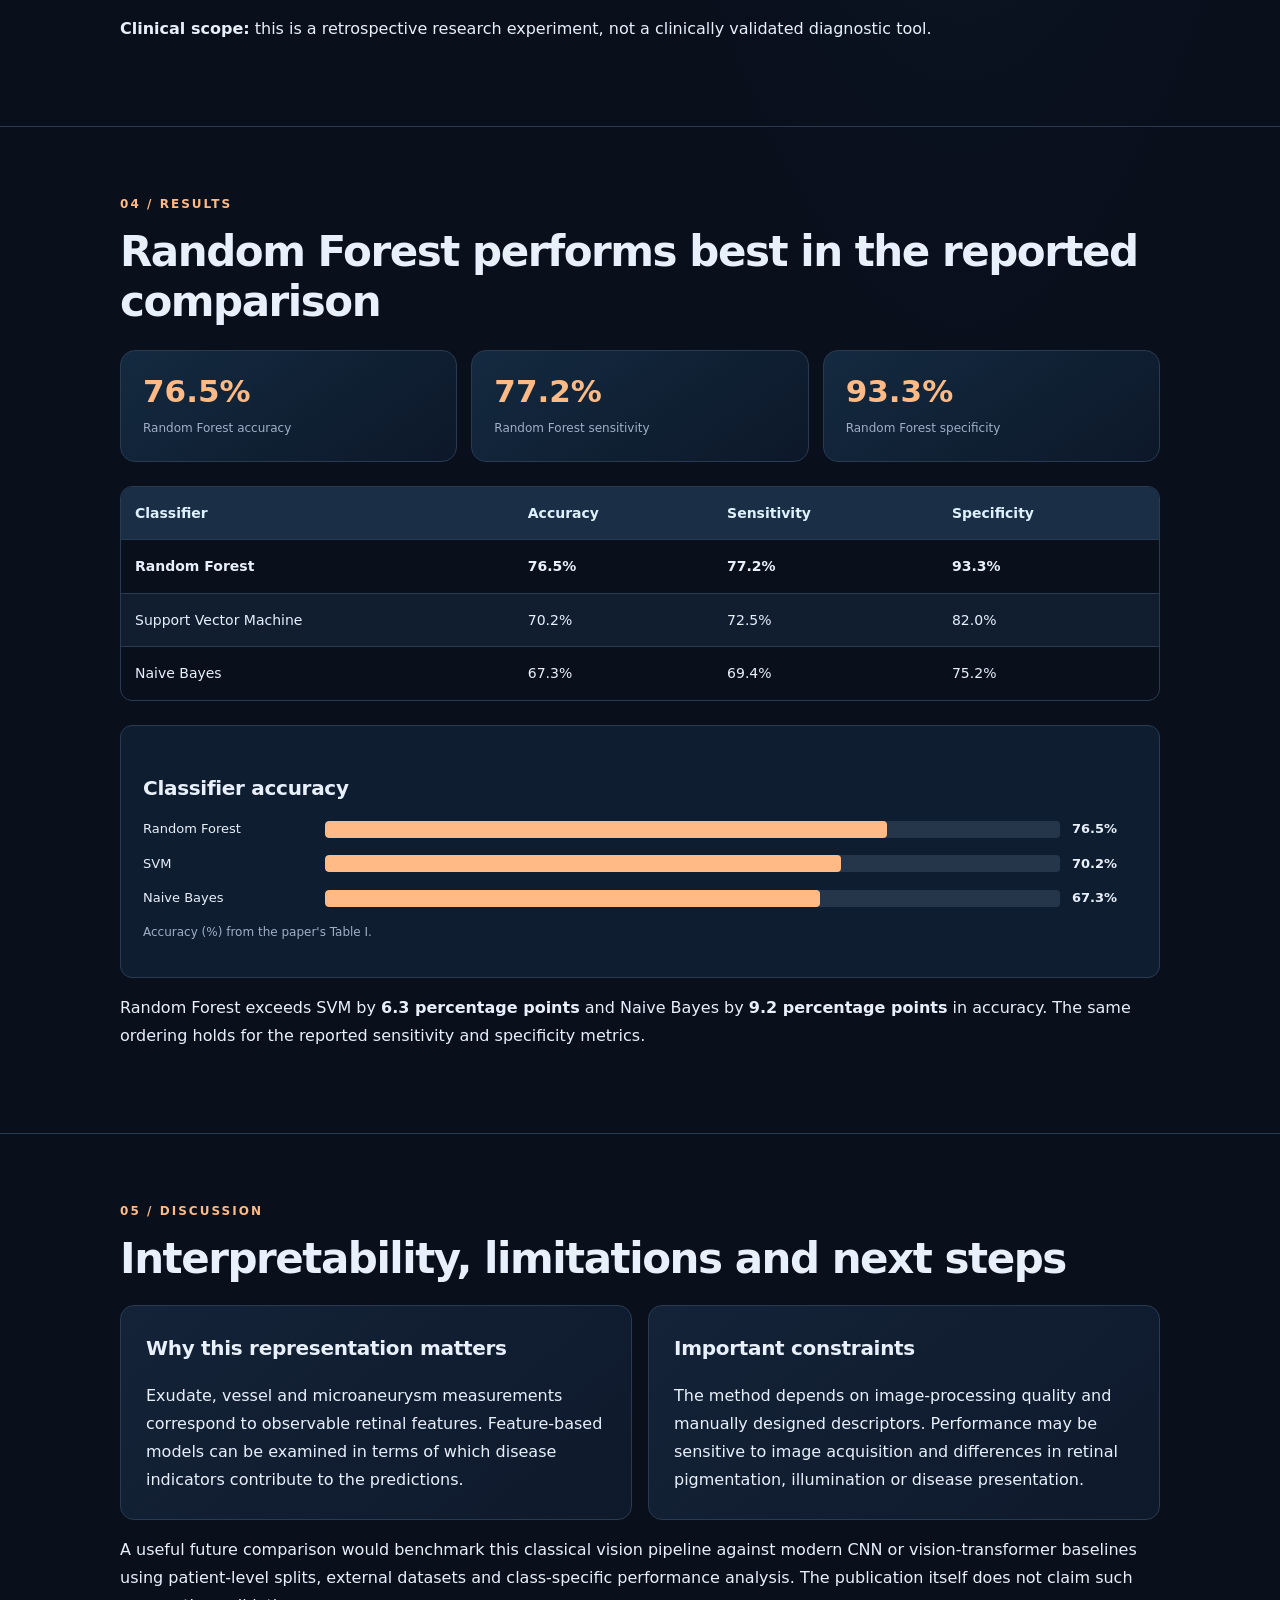
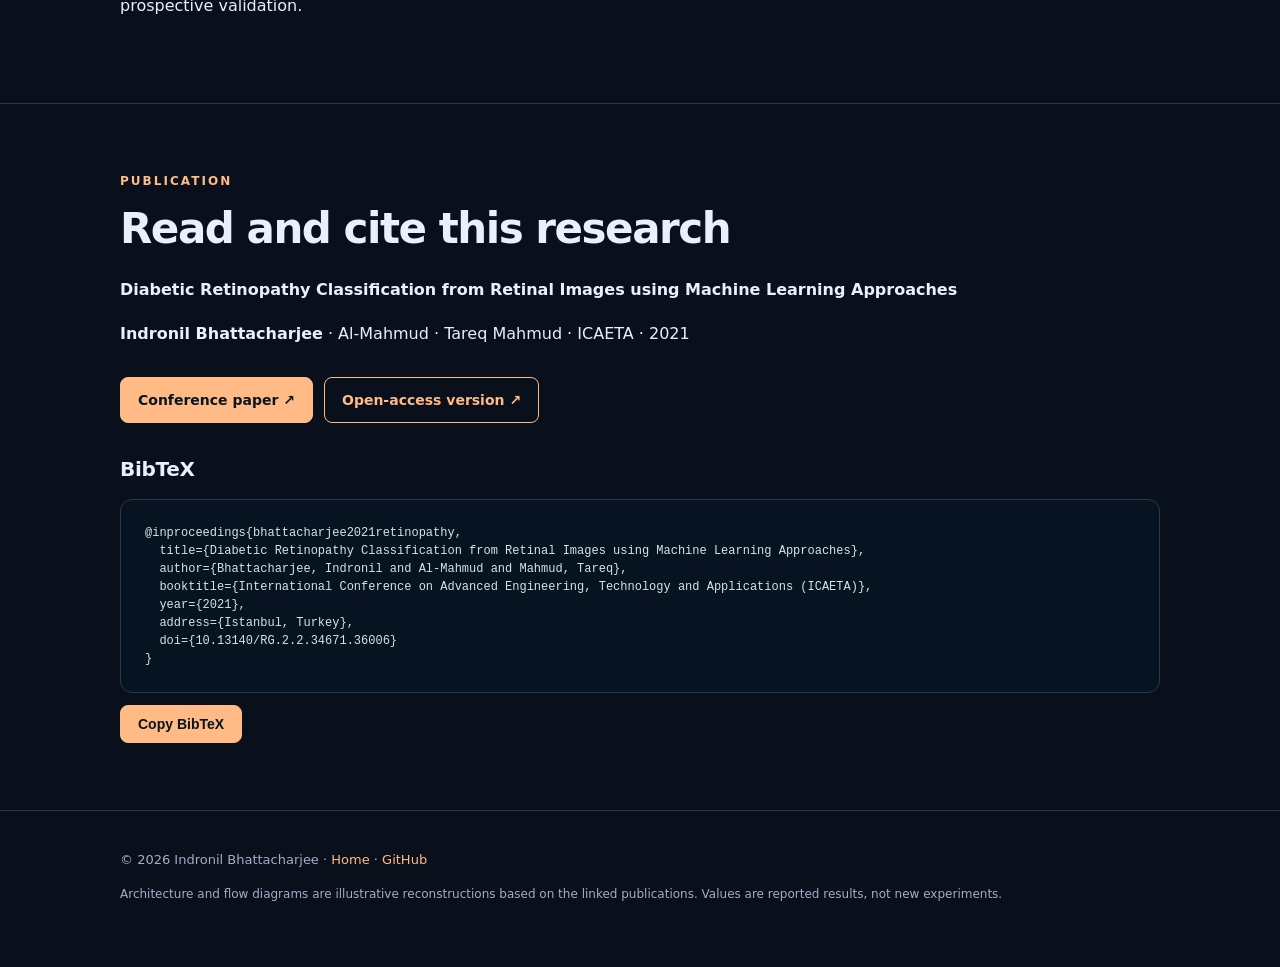
<file: diabetic-retinopathy/index.html>
<!doctype html><html lang="en"><head><meta charset="utf-8"><meta name="viewport" content="width=device-width,initial-scale=1"><meta name="description" content="An interpretable image-processing and classical machine-learning pipeline for classifying five diabetic-retinopathy stages from color fundus photographs."><title>Diabetic Retinopathy Classification from Retinal Images using Machine Learning Approaches · ICAETA · 2021</title><link rel="stylesheet" href="../assets/style.css"><style>:root{--accent:#ffba85;--accent-soft:#4e3024}</style></head><body><a class="skip" href="#overview">Skip to content</a><header><div class="wrap nav"><a class="brand" href="https://indronil-prince.github.io/">IB / Research</a><nav class="navlinks"><a href="#overview">Overview</a><a href="#architecture">Architecture</a><a href="#method">Method</a><a href="#results">Results</a><a href="#discussion">Discussion</a><a href="#publication">Paper</a></nav></div></header><main><div class="wrap hero"><a class="back" href="https://indronil-prince.github.io/">← Back to portfolio</a><div class="eyebrow">RESEARCH PROJECT / ICAETA · 2021</div><h1>Retinal image features.<br><em>Five stages of DR.</em></h1><p class="subtitle">An interpretable image-processing and classical machine-learning pipeline for classifying five diabetic-retinopathy stages from color fundus photographs.</p><p class="authors"><strong>Indronil Bhattacharjee</strong> · Al-Mahmud · Tareq Mahmud</p><div class="buttons"><a class="btn " href="https://www.researchgate.net/publication/353015320_Diabetic_Retinopathy_Classification_from_Retinal_Images_using_Machine_Learning_Approaches" target="_blank" rel="noopener noreferrer">Conference paper ↗</a><a class="btn alt" href="https://arxiv.org/abs/2412.02265" target="_blank" rel="noopener noreferrer">Open-access version ↗</a></div><div class="facts"><div class="fact"><span>Retinal images</span><b>13,402</b></div><div class="fact"><span>Best accuracy</span><b>76.5%</b></div><div class="fact"><span>Best classifier</span><b>Random Forest</b></div><div class="fact"><span>Severity stages</span><b>5</b></div></div></div><section class="section" id="overview"><div class="wrap"><div class="eyebrow">01 / OVERVIEW</div><h2>Classifying the severity of diabetic retinopathy</h2><p class="lead">Computer vision and handcrafted retinal features for five-class disease-severity classification.</p><p>Diabetic retinopathy (DR) can cause progressive damage to retinal blood vessels. This study investigates a feature-based machine learning pipeline for identifying five levels of disease severity using color fundus photographs.</p><p>Rather than training a deep classifier end-to-end, the approach extracts interpretable retinal morphology signals from <strong>exudates, blood vessels and microaneurysms</strong>. These measurements are fed into Random Forest, Support Vector Machine (SVM) and Naive Bayes classifiers.</p><div class="metric-grid"><div class="metric"><b>5</b><span>Severity categories</span></div><div class="metric"><b>13,402</b><span>Retinal images</span></div><div class="metric"><b>3</b><span>ML classifiers compared</span></div></div></div></section><section class="section" id="architecture"><div class="wrap"><div class="eyebrow">02 / PIPELINE</div><h2>From retinal image to severity class</h2><div class="diagram"><div class="diagram-title">Reconstruction of the image analysis and classification workflow</div><div class="pipeline"><div class="node"><strong>Fundus photo</strong><small>Color retinal image</small></div><div class="arrow">→</div><div class="node"><strong>Preprocessing</strong><small>Resize 350 × 350 · green channel + CLAHE</small></div><div class="arrow">→</div><div class="node"><strong>Segmentation</strong><small>Optic disc / exudates / vessels / microaneurysms</small></div><div class="arrow">→</div><div class="node"><strong>Feature vector</strong><small>Histogram + zeroth Hu moment per target</small></div><div class="arrow">→</div><div class="node"><strong>ML classifier</strong><small>RF · SVM · Naive Bayes</small></div><div class="arrow">→</div><div class="node"><strong>Output</strong><small>Healthy / mild / moderate / severe / PDR</small></div></div></div><div class="diagram"><div class="diagram-title">Parallel feature-extraction branches</div><div class="branch"><div class="stage"><strong>Exudates</strong><small>Optic-disc removal, dilation, median filtering and intensity thresholding.</small></div><div class="stage"><strong>Blood vessels</strong><small>Multi-scale morphological filtering, subtraction, area filtering and binarization.</small></div><div class="stage"><strong>Microaneurysms</strong><small>Green channel, CLAHE, morphology and contour-area extraction.</small></div></div></div><p>Each of the three branches contributes two reported descriptor types: a histogram and a zeroth Hu moment. The resulting six feature families are scaled and supplied to conventional classifiers.</p></div></section><section class="section" id="method"><div class="wrap"><div class="eyebrow">03 / EXPERIMENT</div><h2>Dataset, image processing and evaluation</h2><div class="tablewrap"><table><thead><tr><th>Stage</th><th>Configuration from the paper</th></tr></thead><tbody><tr><td>Source</td><td>Kaggle Diabetic Retinopathy (Resized)</td></tr><tr><td>Total samples</td><td>13,402 retinal images</td></tr><tr><td>Training / testing</td><td>10,052 images / 3,350 images (75% / 25%)</td></tr><tr><td>Size normalization</td><td>Input 1024 × 1024 → 350 × 350</td></tr><tr><td>Enhancement</td><td>Green-channel extraction, CLAHE</td></tr><tr><td>Descriptors</td><td>Histograms and zeroth Hu moments for exudates, vessels and microaneurysms</td></tr><tr><td>Feature scaling</td><td>StandardScaler</td></tr><tr><td>Algorithms</td><td>Random Forest, Support Vector Machine, Naive Bayes</td></tr><tr><td>Evaluation</td><td>Accuracy, macro-averaged sensitivity and macro-averaged specificity</td></tr></tbody></table></div><p>The five labels are <strong>healthy, mild NPDR, moderate NPDR, severe NPDR and proliferative DR (PDR)</strong>. Macro-averaging gives each class equal weight when computing sensitivity and specificity. The reported classifiers are evaluated on the same feature-based formulation.</p><p><strong>Clinical scope:</strong> this is a retrospective research experiment, not a clinically validated diagnostic tool.</p></div></section><section class="section" id="results"><div class="wrap"><div class="eyebrow">04 / RESULTS</div><h2>Random Forest performs best in the reported comparison</h2><div class="metric-grid"><div class="metric"><b>76.5%</b><span>Random Forest accuracy</span></div><div class="metric"><b>77.2%</b><span>Random Forest sensitivity</span></div><div class="metric"><b>93.3%</b><span>Random Forest specificity</span></div></div><div class="tablewrap"><table><thead><tr><th>Classifier</th><th>Accuracy</th><th>Sensitivity</th><th>Specificity</th></tr></thead><tbody><tr><td><strong>Random Forest</strong></td><td><strong>76.5%</strong></td><td><strong>77.2%</strong></td><td><strong>93.3%</strong></td></tr><tr><td>Support Vector Machine</td><td>70.2%</td><td>72.5%</td><td>82.0%</td></tr><tr><td>Naive Bayes</td><td>67.3%</td><td>69.4%</td><td>75.2%</td></tr></tbody></table></div><div class="chart"><h3>Classifier accuracy</h3><div class="barrow"><span>Random Forest</span><div class="track"><div class="fill" style="width:76.5%"></div></div><strong>76.5%</strong></div><div class="barrow"><span>SVM</span><div class="track"><div class="fill" style="width:70.2%"></div></div><strong>70.2%</strong></div><div class="barrow"><span>Naive Bayes</span><div class="track"><div class="fill" style="width:67.3%"></div></div><strong>67.3%</strong></div><p class="figurecap">Accuracy (%) from the paper's Table I.</p></div><p>Random Forest exceeds SVM by <strong>6.3 percentage points</strong> and Naive Bayes by <strong>9.2 percentage points</strong> in accuracy. The same ordering holds for the reported sensitivity and specificity metrics.</p></div></section><section class="section" id="discussion"><div class="wrap"><div class="eyebrow">05 / DISCUSSION</div><h2>Interpretability, limitations and next steps</h2><div class="grid"><div class="panel"><h3>Why this representation matters</h3><p>Exudate, vessel and microaneurysm measurements correspond to observable retinal features. Feature-based models can be examined in terms of which disease indicators contribute to the predictions.</p></div><div class="panel"><h3>Important constraints</h3><p>The method depends on image-processing quality and manually designed descriptors. Performance may be sensitive to image acquisition and differences in retinal pigmentation, illumination or disease presentation.</p></div></div><p>A useful future comparison would benchmark this classical vision pipeline against modern CNN or vision-transformer baselines using patient-level splits, external datasets and class-specific performance analysis. The publication itself does not claim such prospective validation.</p></div></section><section class="section" id="publication"><div class="wrap"><div class="eyebrow">PUBLICATION</div><h2>Read and cite this research</h2><p><strong>Diabetic Retinopathy Classification from Retinal Images using Machine Learning Approaches</strong></p><p><strong>Indronil Bhattacharjee</strong> · Al-Mahmud · Tareq Mahmud · ICAETA · 2021</p><div class="buttons"><a class="btn " href="https://www.researchgate.net/publication/353015320_Diabetic_Retinopathy_Classification_from_Retinal_Images_using_Machine_Learning_Approaches" target="_blank" rel="noopener noreferrer">Conference paper ↗</a><a class="btn alt" href="https://arxiv.org/abs/2412.02265" target="_blank" rel="noopener noreferrer">Open-access version ↗</a></div><h3>BibTeX</h3><pre id="bib">@inproceedings{bhattacharjee2021retinopathy,
  title={Diabetic Retinopathy Classification from Retinal Images using Machine Learning Approaches},
  author={Bhattacharjee, Indronil and Al-Mahmud and Mahmud, Tareq},
  booktitle={International Conference on Advanced Engineering, Technology and Applications (ICAETA)},
  year={2021},
  address={Istanbul, Turkey},
  doi={10.13140/RG.2.2.34671.36006}
}</pre><button class="btn" id="copy" type="button">Copy BibTeX</button></div></section></main><footer><div class="wrap">© 2026 Indronil Bhattacharjee · <a href="https://indronil-prince.github.io/">Home</a> · <a href="https://github.com/indronil-prince">GitHub</a><p class="tiny">Architecture and flow diagrams are illustrative reconstructions based on the linked publications. Values are reported results, not new experiments.</p></div></footer><script>document.getElementById('copy').onclick=async()=>{const t=document.getElementById('bib').innerText;try{await navigator.clipboard.writeText(t);document.getElementById('copy').textContent='Copied ✓'}catch(e){const r=document.createRange();r.selectNodeContents(document.getElementById('bib'));getSelection().removeAllRanges();getSelection().addRange(r)}};</script></body></html>
</file>
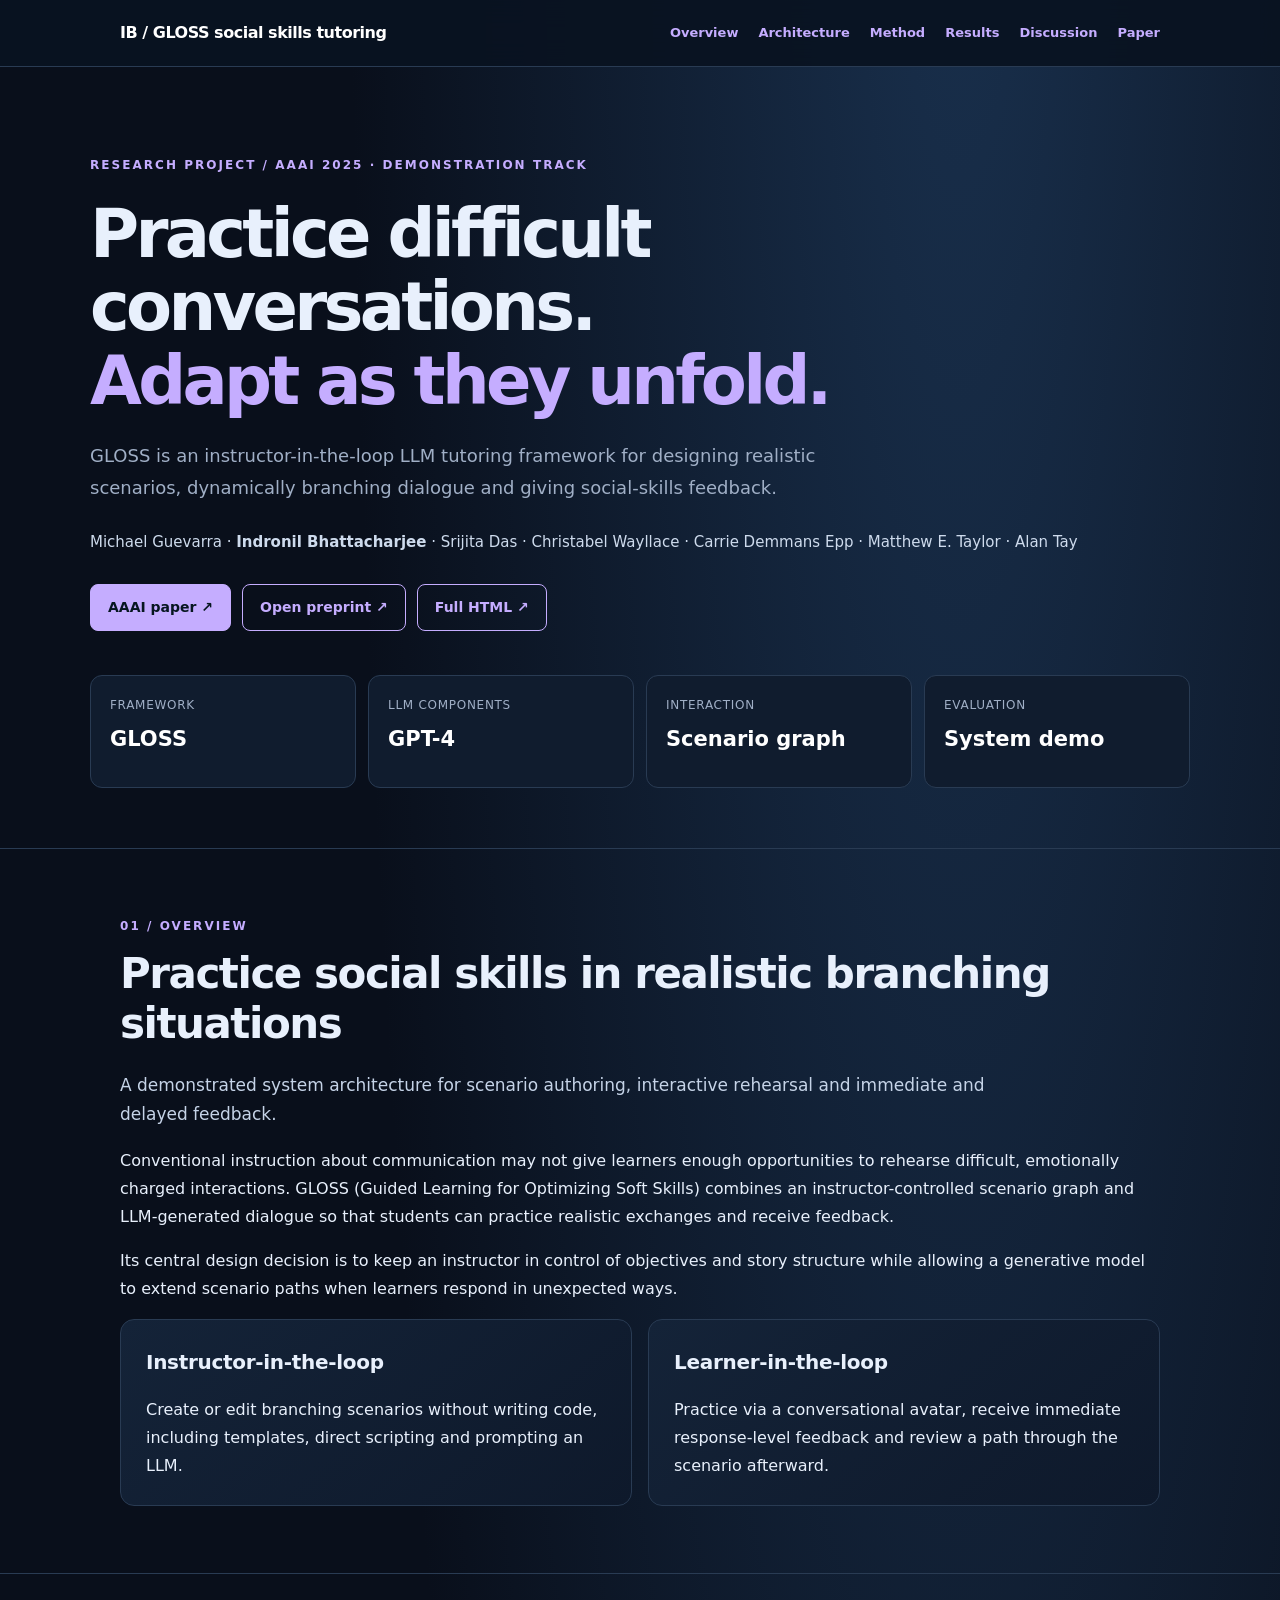
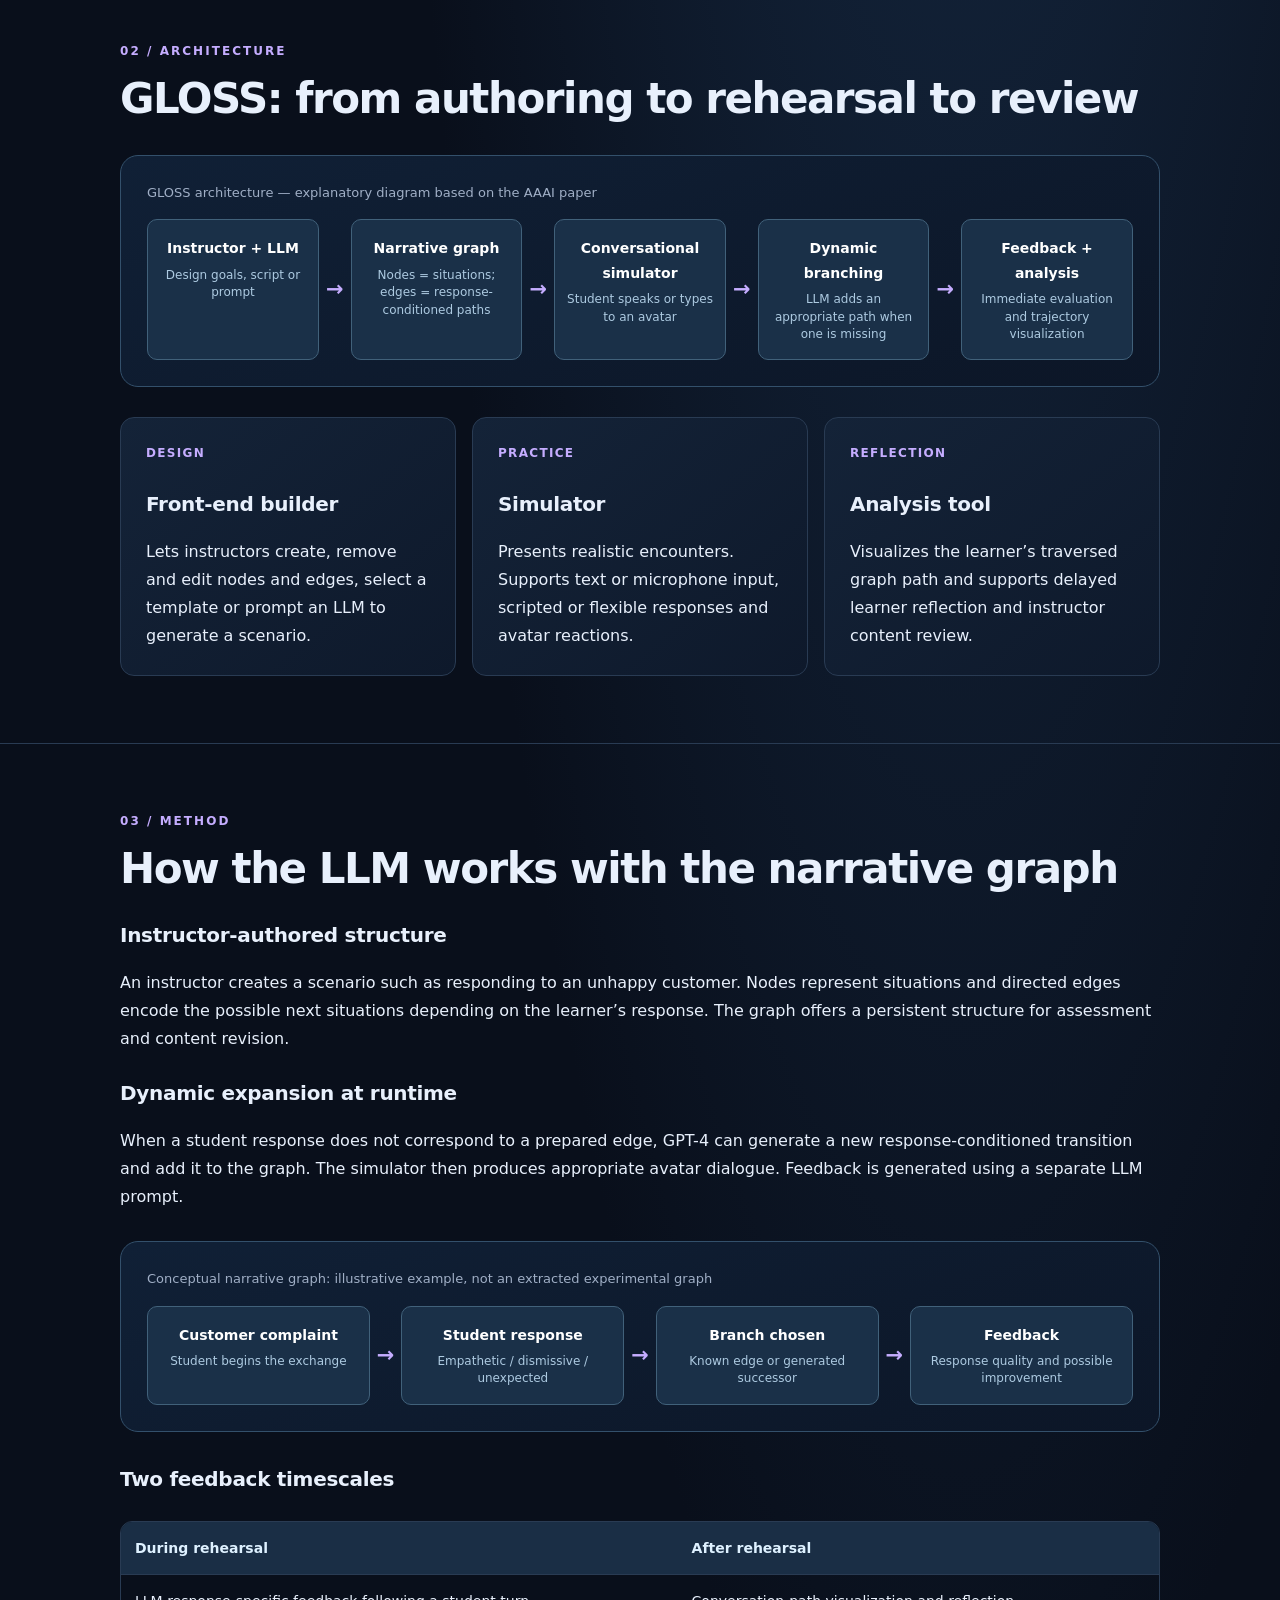
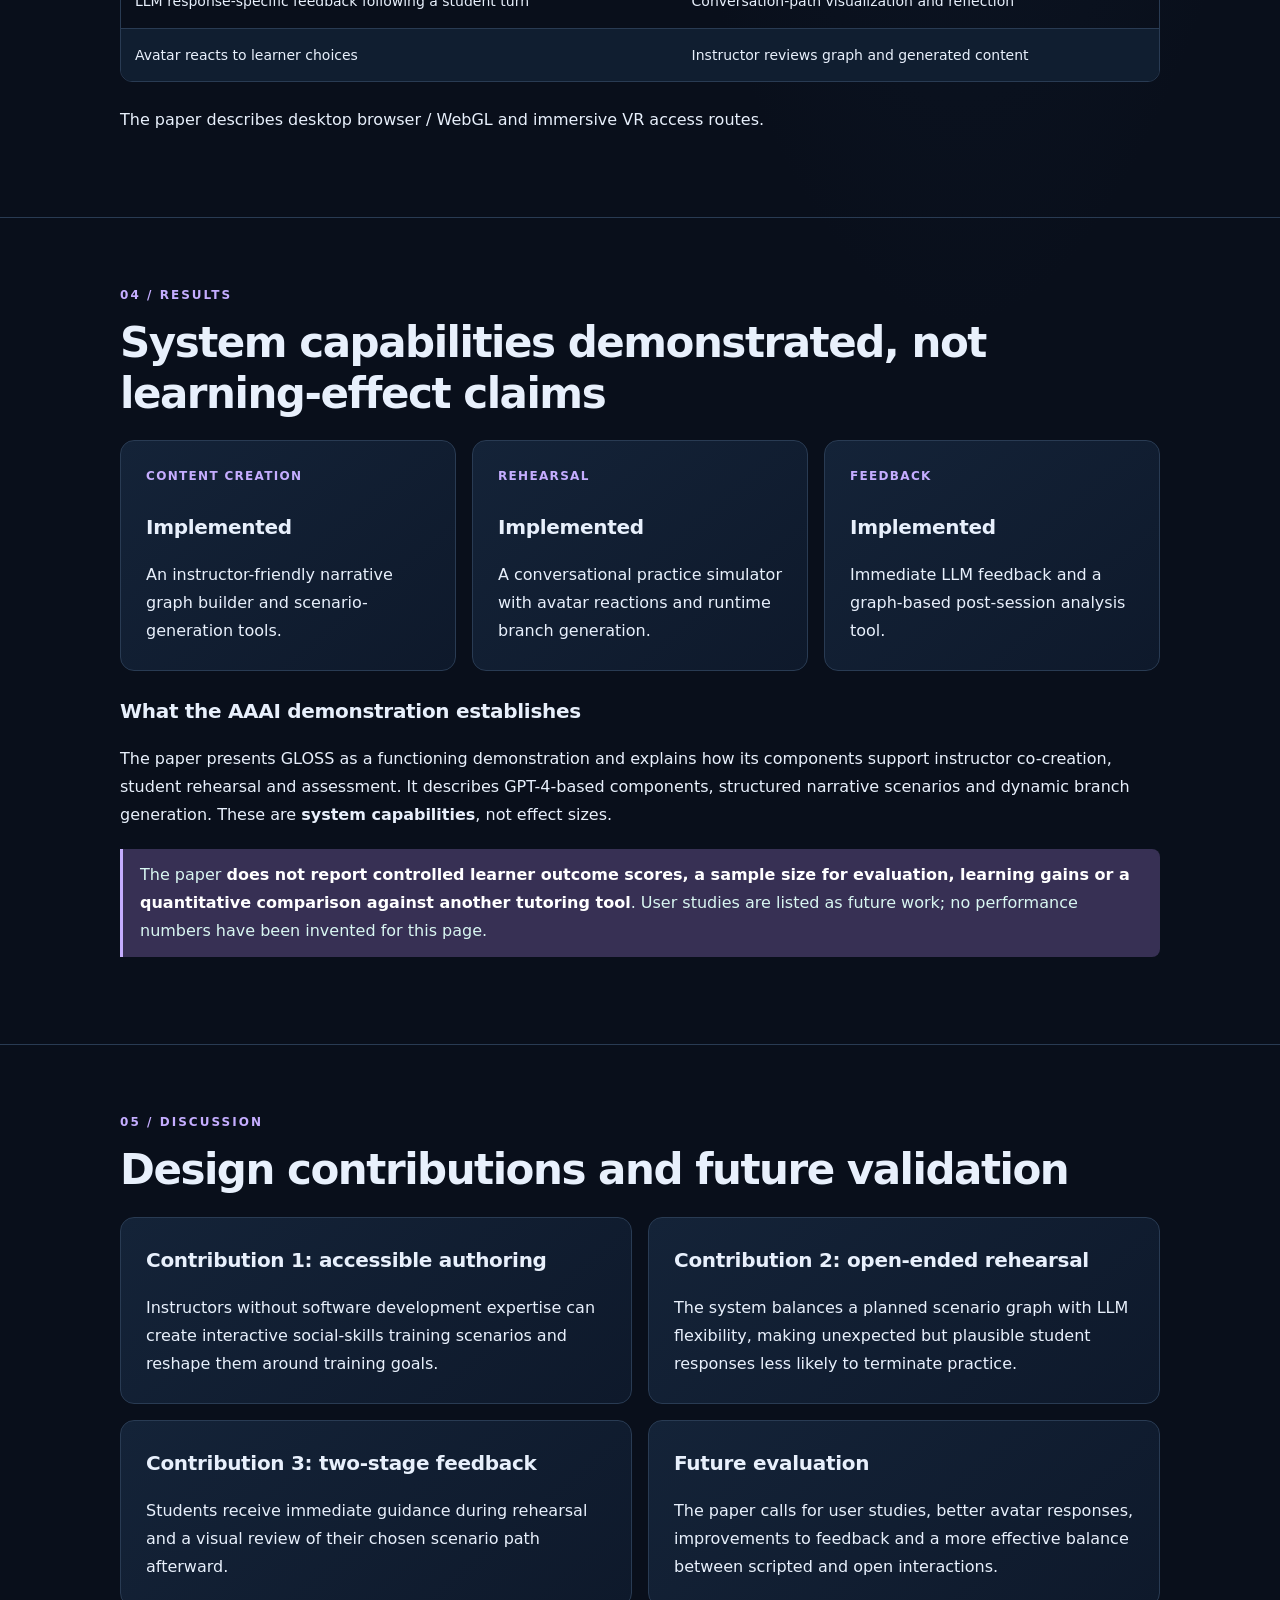
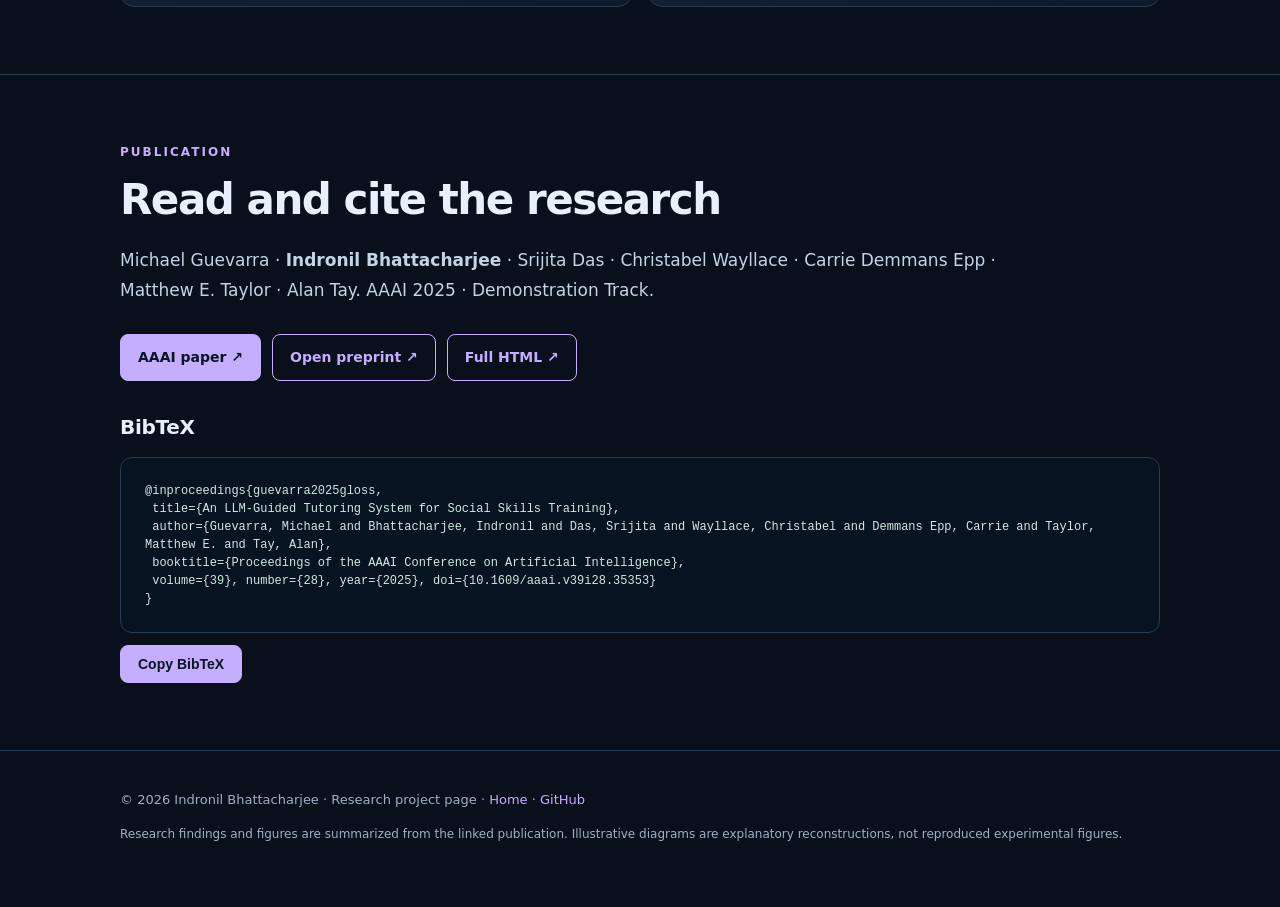
<file: gloss-social-skills/index.html>
<!doctype html><html lang="en"><head><meta charset="utf-8"><meta name="viewport" content="width=device-width,initial-scale=1"><title>GLOSS social skills tutoring | AAAI 2025 · Demonstration Track</title><meta name="description" content="GLOSS is an instructor-in-the-loop LLM tutoring framework for designing realistic scenarios, dynamically branching dialogue and giving social-skills feedback."><link rel="stylesheet" href="../assets/style.css"><style>:root{--accent:#c5adff;--accent-soft:#373054}</style></head><body><a href="#overview" class="skip">Skip to content</a><header><div class="wrap nav"><a class="brand" href="https://indronil-prince.github.io/">IB / GLOSS social skills tutoring</a><nav class="navlinks"><a href="#overview">Overview</a><a href="#architecture">Architecture</a><a href="#method">Method</a><a href="#results">Results</a><a href="#discussion">Discussion</a><a href="#publication">Paper</a></nav></div></header><main><div class="wrap hero"><div class="eyebrow">RESEARCH PROJECT / AAAI 2025 · Demonstration Track</div><h1>Practice difficult conversations.<br><em>Adapt as they unfold.</em></h1><p class="subtitle">GLOSS is an instructor-in-the-loop LLM tutoring framework for designing realistic scenarios, dynamically branching dialogue and giving social-skills feedback.</p><p class="authors">Michael Guevarra · <strong>Indronil Bhattacharjee</strong> · Srijita Das · Christabel Wayllace · Carrie Demmans Epp · Matthew E. Taylor · Alan Tay</p><div class="buttons"><a class="btn " href="https://doi.org/10.1609/aaai.v39i28.35353" target="_blank" rel="noopener">AAAI paper ↗</a><a class="btn alt" href="https://arxiv.org/abs/2501.09870" target="_blank" rel="noopener">Open preprint ↗</a><a class="btn alt" href="https://arxiv.org/html/2501.09870v1" target="_blank" rel="noopener">Full HTML ↗</a></div><div class="facts"><div class="fact"><span>Framework</span><b>GLOSS</b></div><div class="fact"><span>LLM components</span><b>GPT-4</b></div><div class="fact"><span>Interaction</span><b>Scenario graph</b></div><div class="fact"><span>Evaluation</span><b>System demo</b></div></div></div><section class="section" id="overview"><div class="wrap"><div class="eyebrow">01 / OVERVIEW</div><h2>Practice social skills in realistic branching situations</h2><p class=lead>A demonstrated system architecture for scenario authoring, interactive rehearsal and immediate and delayed feedback.</p><p>Conventional instruction about communication may not give learners enough opportunities to rehearse difficult, emotionally charged interactions. GLOSS (Guided Learning for Optimizing Soft Skills) combines an instructor-controlled scenario graph and LLM-generated dialogue so that students can practice realistic exchanges and receive feedback.</p><p>Its central design decision is to keep an instructor in control of objectives and story structure while allowing a generative model to extend scenario paths when learners respond in unexpected ways.</p><div class="grid"><div class="panel"><h3>Instructor-in-the-loop</h3><p>Create or edit branching scenarios without writing code, including templates, direct scripting and prompting an LLM.</p></div><div class="panel"><h3>Learner-in-the-loop</h3><p>Practice via a conversational avatar, receive immediate response-level feedback and review a path through the scenario afterward.</p></div></div></div></section><section class="section" id="architecture"><div class="wrap"><div class="eyebrow">02 / ARCHITECTURE</div><h2>GLOSS: from authoring to rehearsal to review</h2><div class="diagram"><div class="diagram-title">GLOSS architecture — explanatory diagram based on the AAAI paper</div><div class="pipeline"><div class="node"><strong>Instructor + LLM</strong><small>Design goals, script or prompt</small></div><div class="arrow">→</div><div class="node"><strong>Narrative graph</strong><small>Nodes = situations; edges = response-conditioned paths</small></div><div class="arrow">→</div><div class="node"><strong>Conversational simulator</strong><small>Student speaks or types to an avatar</small></div><div class="arrow">→</div><div class="node"><strong>Dynamic branching</strong><small>LLM adds an appropriate path when one is missing</small></div><div class="arrow">→</div><div class="node"><strong>Feedback + analysis</strong><small>Immediate evaluation and trajectory visualization</small></div></div></div><div class="grid three"><div class="panel"><div class=kicker>DESIGN</div><h3>Front-end builder</h3><p>Lets instructors create, remove and edit nodes and edges, select a template or prompt an LLM to generate a scenario.</p></div><div class="panel"><div class=kicker>PRACTICE</div><h3>Simulator</h3><p>Presents realistic encounters. Supports text or microphone input, scripted or flexible responses and avatar reactions.</p></div><div class="panel"><div class=kicker>REFLECTION</div><h3>Analysis tool</h3><p>Visualizes the learner’s traversed graph path and supports delayed learner reflection and instructor content review.</p></div></div></div></section><section class="section" id="method"><div class="wrap"><div class="eyebrow">03 / METHOD</div><h2>How the LLM works with the narrative graph</h2><h3>Instructor-authored structure</h3><p>An instructor creates a scenario such as responding to an unhappy customer. Nodes represent situations and directed edges encode the possible next situations depending on the learner’s response. The graph offers a persistent structure for assessment and content revision.</p><h3>Dynamic expansion at runtime</h3><p>When a student response does not correspond to a prepared edge, GPT-4 can generate a new response-conditioned transition and add it to the graph. The simulator then produces appropriate avatar dialogue. Feedback is generated using a separate LLM prompt.</p><div class="diagram"><div class="diagram-title">Conceptual narrative graph: illustrative example, not an extracted experimental graph</div><div class="pipeline"><div class="node"><strong>Customer complaint</strong><small>Student begins the exchange</small></div><div class="arrow">→</div><div class="node"><strong>Student response</strong><small>Empathetic / dismissive / unexpected</small></div><div class="arrow">→</div><div class="node"><strong>Branch chosen</strong><small>Known edge or generated successor</small></div><div class="arrow">→</div><div class="node"><strong>Feedback</strong><small>Response quality and possible improvement</small></div></div></div><h3>Two feedback timescales</h3><div class=tablewrap><table><thead><tr><th>During rehearsal</th><th>After rehearsal</th></tr></thead><tbody><tr><td>LLM response-specific feedback following a student turn</td><td>Conversation-path visualization and reflection</td></tr><tr><td>Avatar reacts to learner choices</td><td>Instructor reviews graph and generated content</td></tr></tbody></table></div><p>The paper describes desktop browser / WebGL and immersive VR access routes.</p></div></section><section class="section" id="results"><div class="wrap"><div class="eyebrow">04 / RESULTS</div><h2>System capabilities demonstrated, not learning-effect claims</h2><div class="grid three"><div class="panel"><div class=kicker>CONTENT CREATION</div><h3>Implemented</h3><p>An instructor-friendly narrative graph builder and scenario-generation tools.</p></div><div class="panel"><div class=kicker>REHEARSAL</div><h3>Implemented</h3><p>A conversational practice simulator with avatar reactions and runtime branch generation.</p></div><div class="panel"><div class=kicker>FEEDBACK</div><h3>Implemented</h3><p>Immediate LLM feedback and a graph-based post-session analysis tool.</p></div></div><h3>What the AAAI demonstration establishes</h3><p>The paper presents GLOSS as a functioning demonstration and explains how its components support instructor co-creation, student rehearsal and assessment. It describes GPT-4-based components, structured narrative scenarios and dynamic branch generation. These are <strong>system capabilities</strong>, not effect sizes.</p><div class="note">The paper <strong>does not report controlled learner outcome scores, a sample size for evaluation, learning gains or a quantitative comparison against another tutoring tool</strong>. User studies are listed as future work; no performance numbers have been invented for this page.</div></div></section><section class="section" id="discussion"><div class="wrap"><div class="eyebrow">05 / DISCUSSION</div><h2>Design contributions and future validation</h2><div class="grid"><div class="panel"><h3>Contribution 1: accessible authoring</h3><p>Instructors without software development expertise can create interactive social-skills training scenarios and reshape them around training goals.</p></div><div class="panel"><h3>Contribution 2: open-ended rehearsal</h3><p>The system balances a planned scenario graph with LLM flexibility, making unexpected but plausible student responses less likely to terminate practice.</p></div><div class="panel"><h3>Contribution 3: two-stage feedback</h3><p>Students receive immediate guidance during rehearsal and a visual review of their chosen scenario path afterward.</p></div><div class="panel"><h3>Future evaluation</h3><p>The paper calls for user studies, better avatar responses, improvements to feedback and a more effective balance between scripted and open interactions.</p></div></div></div></section><section class="section" id="publication"><div class="wrap"><div class="eyebrow">PUBLICATION</div><h2>Read and cite the research</h2><p class="lead">Michael Guevarra · <strong>Indronil Bhattacharjee</strong> · Srijita Das · Christabel Wayllace · Carrie Demmans Epp · Matthew E. Taylor · Alan Tay. AAAI 2025 · Demonstration Track.</p><div class="buttons"><a class="btn " href="https://doi.org/10.1609/aaai.v39i28.35353" target="_blank" rel="noopener">AAAI paper ↗</a><a class="btn alt" href="https://arxiv.org/abs/2501.09870" target="_blank" rel="noopener">Open preprint ↗</a><a class="btn alt" href="https://arxiv.org/html/2501.09870v1" target="_blank" rel="noopener">Full HTML ↗</a></div><h3>BibTeX</h3><pre id="bib">@inproceedings{guevarra2025gloss,
 title={An LLM-Guided Tutoring System for Social Skills Training},
 author={Guevarra, Michael and Bhattacharjee, Indronil and Das, Srijita and Wayllace, Christabel and Demmans Epp, Carrie and Taylor, Matthew E. and Tay, Alan},
 booktitle={Proceedings of the AAAI Conference on Artificial Intelligence},
 volume={39}, number={28}, year={2025}, doi={10.1609/aaai.v39i28.35353}
}</pre><button class="btn" id="copy" type="button">Copy BibTeX</button></div></section></main><footer><div class="wrap">© 2026 Indronil Bhattacharjee · Research project page · <a href="https://indronil-prince.github.io/">Home</a> · <a href="https://github.com/indronil-prince">GitHub</a><p class="tiny">Research findings and figures are summarized from the linked publication. Illustrative diagrams are explanatory reconstructions, not reproduced experimental figures.</p></div></footer><script>document.getElementById('copy').onclick=async()=>{const t=document.getElementById('bib').innerText;try{await navigator.clipboard.writeText(t);document.getElementById('copy').textContent='Copied ✓'}catch(e){const r=document.createRange();r.selectNodeContents(document.getElementById('bib'));getSelection().removeAllRanges();getSelection().addRange(r)}};</script></body></html>
</file>
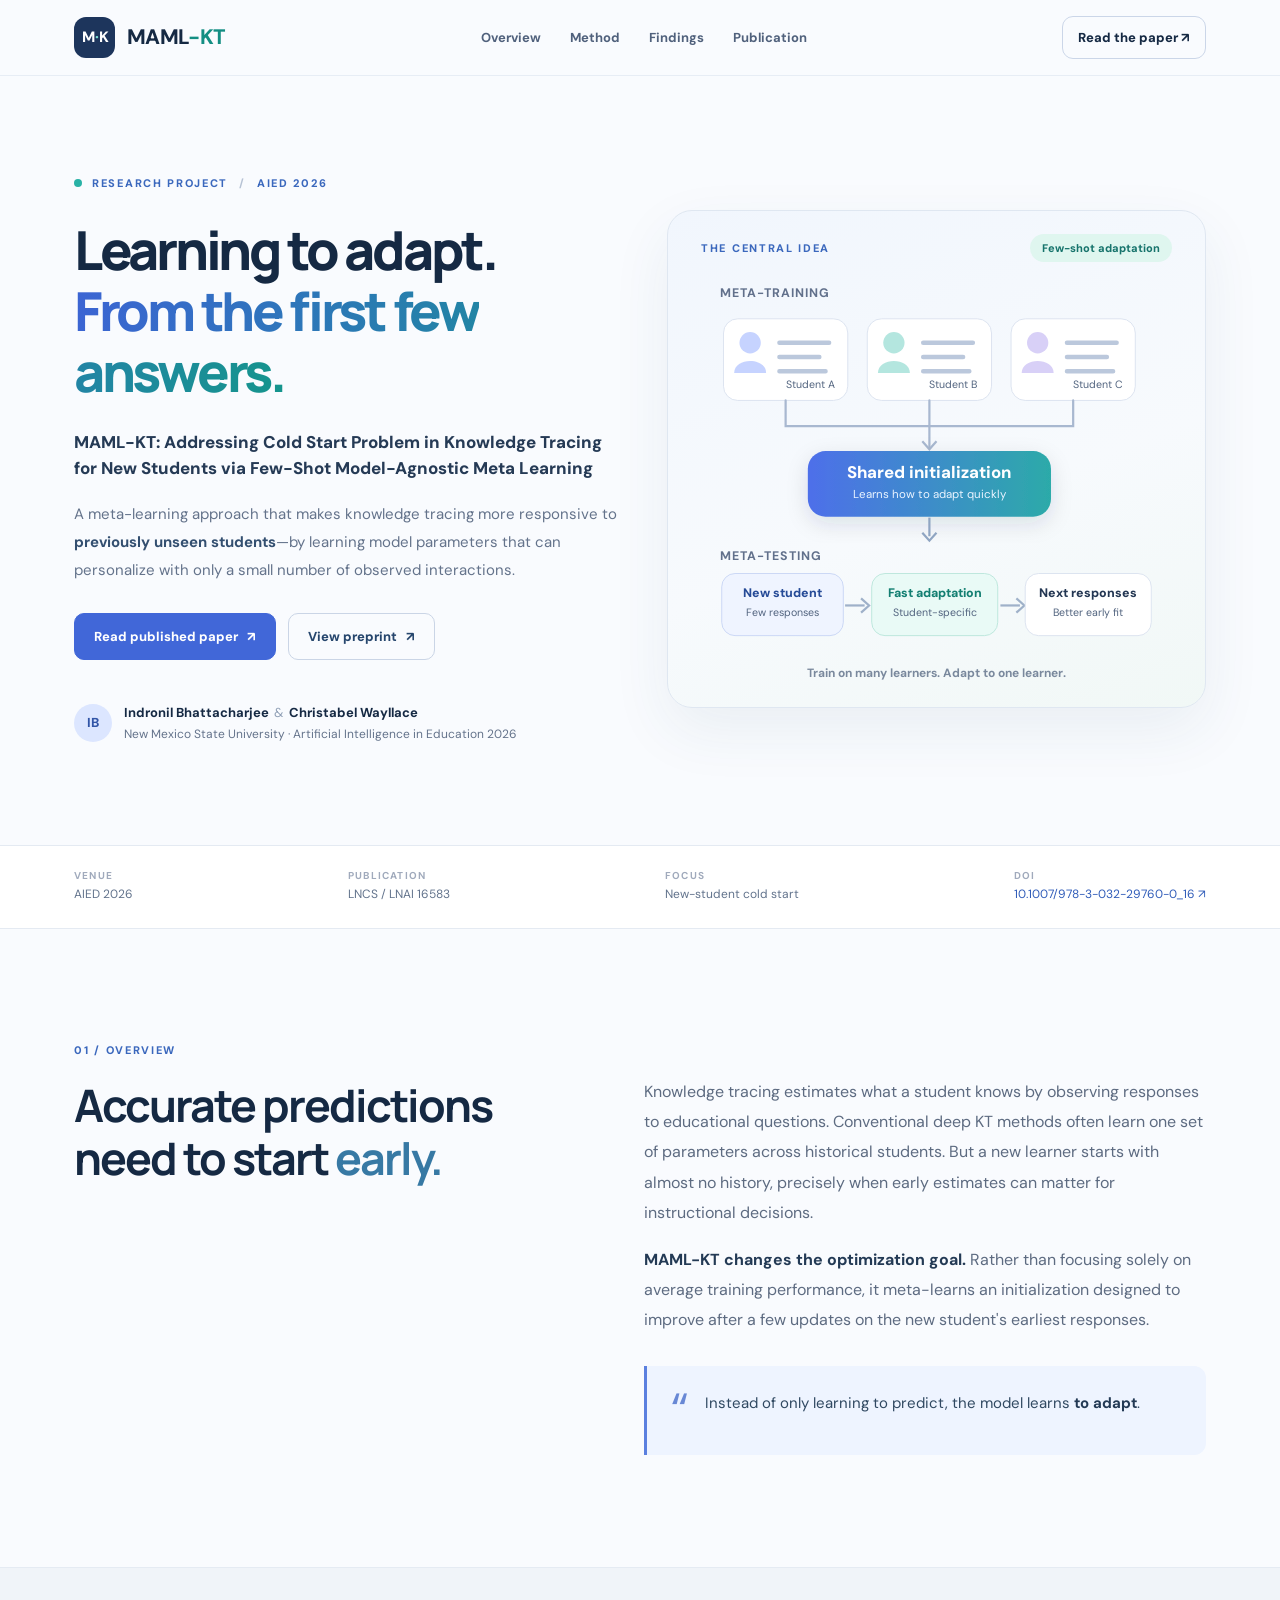
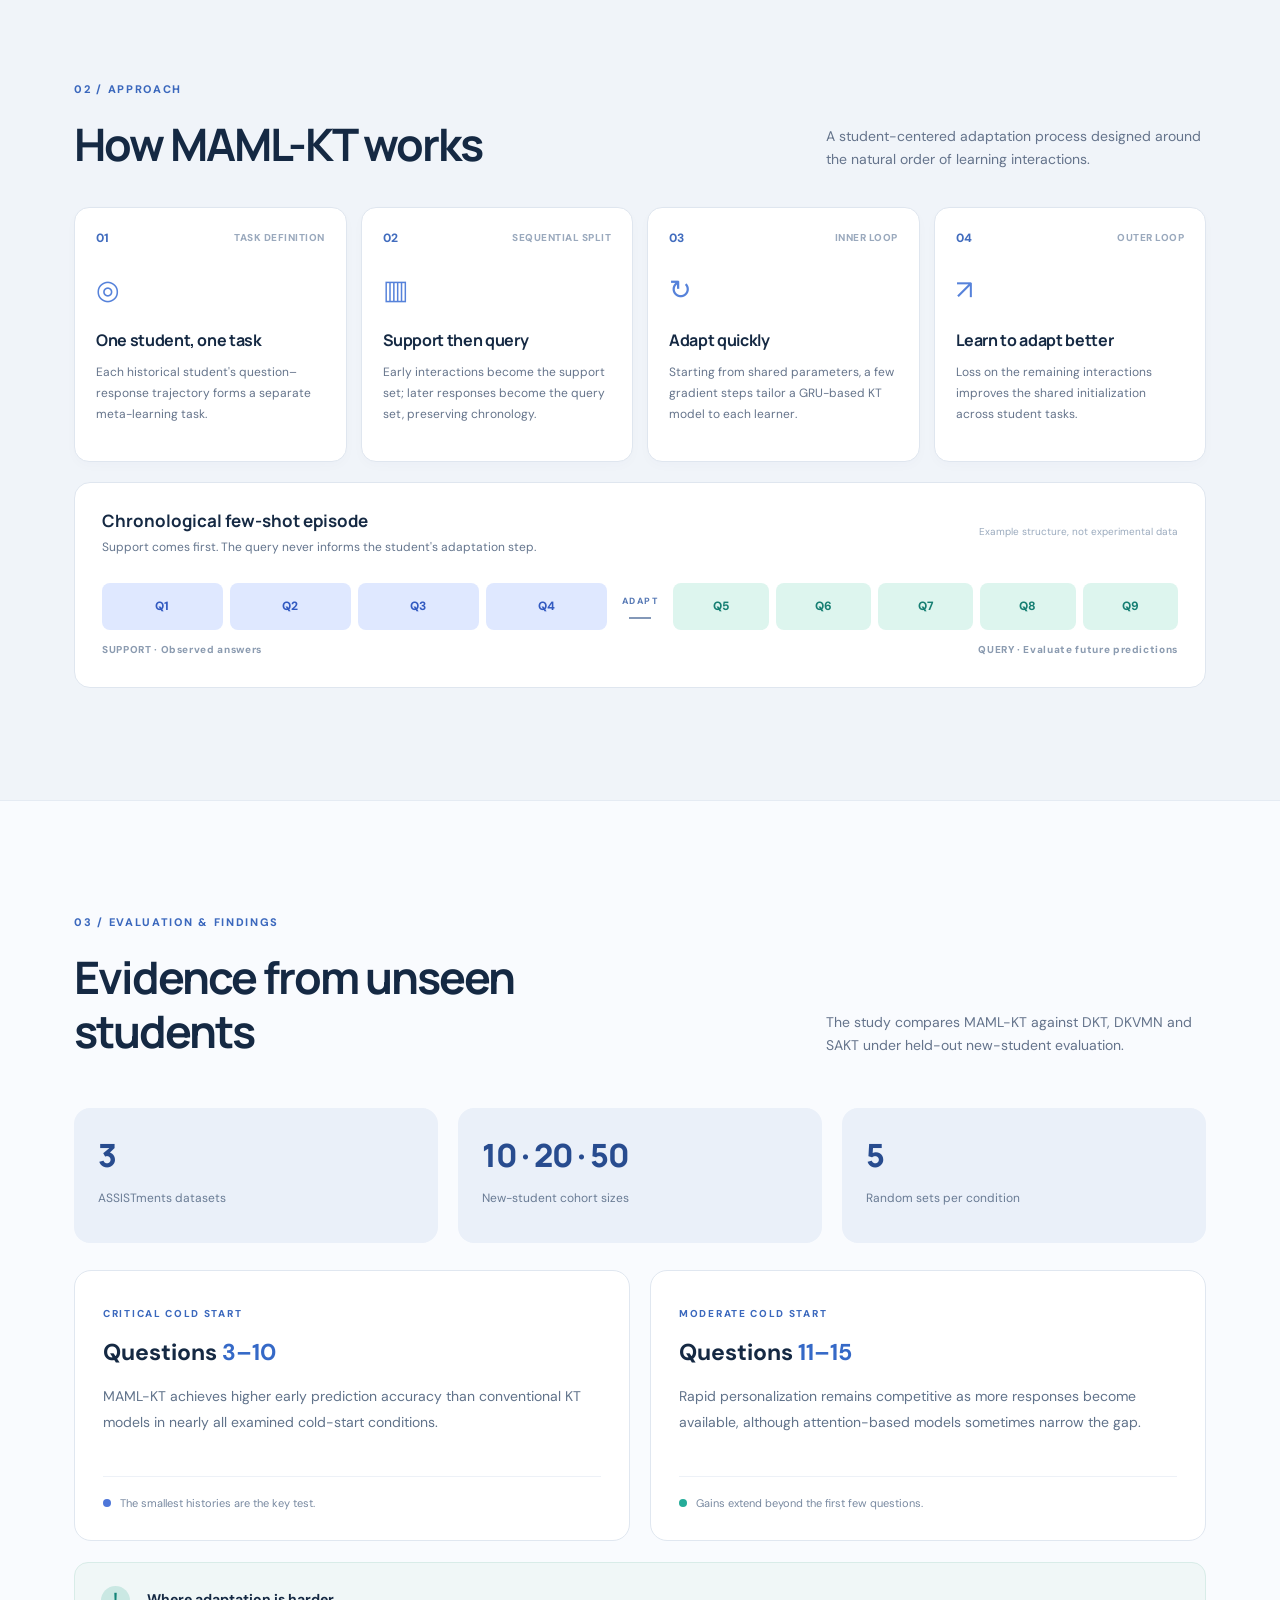
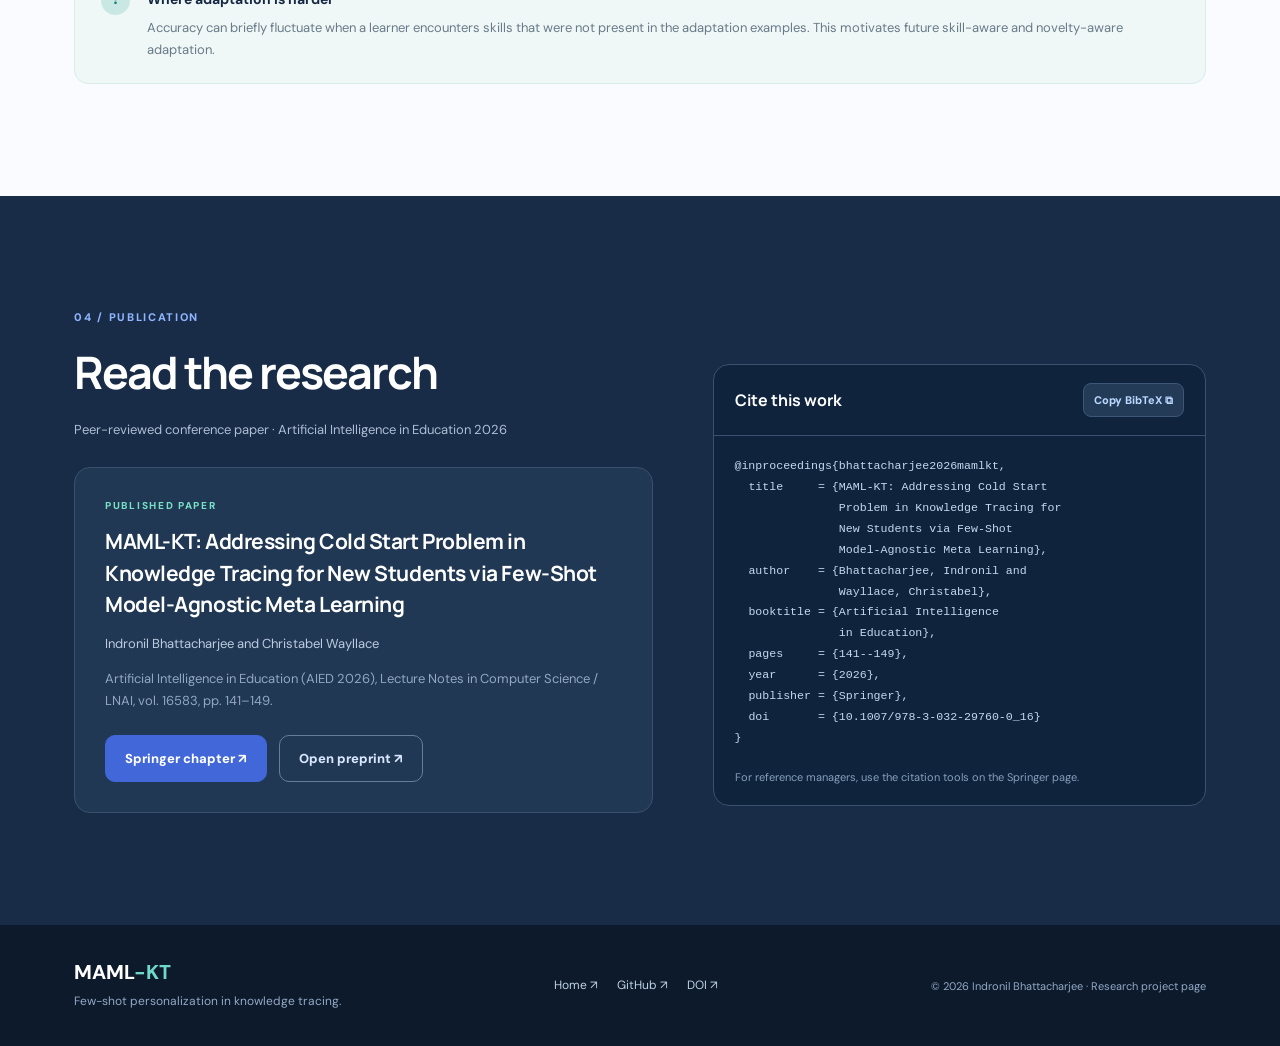
<file: MAML-KT/index.html>
<!doctype html>
<html lang="en">
<head>
  <meta charset="utf-8">
  <meta name="viewport" content="width=device-width, initial-scale=1">
  <meta name="theme-color" content="#f7f9fc">
  <meta name="description" content="MAML-KT: few-shot meta-learning for rapid personalization in knowledge tracing. AIED 2026 research by Indronil Bhattacharjee and Christabel Wayllace.">
  <meta property="og:type" content="article">
  <meta property="og:title" content="MAML-KT | Few-Shot Meta-Learning for Cold-Start Knowledge Tracing">
  <meta property="og:description" content="Learning to adapt to a new student from only a few interactions. AIED 2026.">
  <meta property="og:url" content="https://indronil-prince.github.io/maml-kt/">
  <link rel="canonical" href="https://indronil-prince.github.io/maml-kt/">
  <link rel="icon" href="assets/favicon.svg" type="image/svg+xml">
  <title>MAML-KT | AIED 2026</title>
  <link rel="stylesheet" href="assets/style.css">
</head>
<body>
<a class="skip" href="#main">Skip to content</a>
<header class="site-header">
  <nav class="nav wrap" aria-label="Primary navigation">
    <a class="brand" href="#top" aria-label="MAML-KT home"><span class="brand-mark">M<span>·</span>K</span><span>MAML<span class="brand-muted">-KT</span></span></a>
    <div class="nav-links">
      <a href="#overview">Overview</a><a href="#method">Method</a><a href="#results">Findings</a><a href="#publication">Publication</a>
    </div>
    <a class="nav-paper" href="https://doi.org/10.1007/978-3-032-29760-0_16" target="_blank" rel="noopener noreferrer">Read the paper <span aria-hidden="true">↗</span></a>
  </nav>
</header>
<main id="main">
  <section id="top" class="hero wrap">
    <div class="hero-copy">
      <div class="eyebrow"><span class="dot"></span> RESEARCH PROJECT <span class="eyebrow-sep">/</span> AIED 2026</div>
      <h1>Learning to adapt.<br><em>From the first few answers.</em></h1>
      <p class="hero-subtitle">MAML-KT: Addressing Cold Start Problem in Knowledge Tracing for New Students via Few-Shot Model-Agnostic Meta Learning</p>
      <p class="hero-intro">A meta-learning approach that makes knowledge tracing more responsive to <strong>previously unseen students</strong>—by learning model parameters that can personalize with only a small number of observed interactions.</p>
      <div class="hero-actions">
        <a class="btn btn-primary" href="https://link.springer.com/chapter/10.1007/978-3-032-29760-0_16" target="_blank" rel="noopener noreferrer">Read published paper <span aria-hidden="true">↗</span></a>
        <a class="btn btn-outline" href="https://arxiv.org/abs/2603.00137" target="_blank" rel="noopener noreferrer">View preprint <span aria-hidden="true">↗</span></a>
      </div>
      <div class="hero-authors"><span class="author-avatar">IB</span><div><strong>Indronil Bhattacharjee</strong> <span class="and">&amp;</span> <strong>Christabel Wayllace</strong><div class="muted">New Mexico State University · Artificial Intelligence in Education 2026</div></div></div>
    </div>
    <div class="hero-visual" role="img" aria-label="Diagram: historical students produce a shared meta-initialization, which adapts from a few answers to a new student and predicts future responses">
      <div class="visual-top"><span class="visual-kicker">THE CENTRAL IDEA</span><span class="visual-chip">Few-shot adaptation</span></div>
      <svg viewBox="0 0 560 452" xmlns="http://www.w3.org/2000/svg" aria-hidden="true">
        <defs><linearGradient id="grad" x1="0" x2="1"><stop stop-color="#4e6fea"/><stop offset="1" stop-color="#2caaa9"/></linearGradient><filter id="shadow" x="-20%" y="-30%" width="160%" height="170%"><feDropShadow dx="0" dy="8" stdDeviation="12" flood-color="#15294a" flood-opacity=".12"/></filter></defs>
        <text x="36" y="40" font-size="14" font-weight="700" fill="#61708b" letter-spacing="1.1">META-TRAINING</text>
        <g transform="translate(40 64)">
          <rect width="140" height="92" rx="16" fill="#fff" stroke="#d9e1ee"/>
          <circle cx="30" cy="27" r="12" fill="#c6d3ff"/><path d="M12 61c0-18 36-18 36 0" fill="#c6d3ff"/><path d="M63 27h56 M63 43h45 M63 59h52" stroke="#bbc8dc" stroke-width="5" stroke-linecap="round"/>
          <text x="70" y="78" font-size="12" fill="#52647f">Student A</text>
        </g>
        <g transform="translate(202 64)">
          <rect width="140" height="92" rx="16" fill="#fff" stroke="#d9e1ee"/>
          <circle cx="30" cy="27" r="12" fill="#b4e6df"/><path d="M12 61c0-18 36-18 36 0" fill="#b4e6df"/><path d="M63 27h56 M63 43h45 M63 59h52" stroke="#bbc8dc" stroke-width="5" stroke-linecap="round"/>
          <text x="70" y="78" font-size="12" fill="#52647f">Student B</text>
        </g>
        <g transform="translate(364 64)">
          <rect width="140" height="92" rx="16" fill="#fff" stroke="#d9e1ee"/>
          <circle cx="30" cy="27" r="12" fill="#d8d0f7"/><path d="M12 61c0-18 36-18 36 0" fill="#d8d0f7"/><path d="M63 27h56 M63 43h45 M63 59h52" stroke="#bbc8dc" stroke-width="5" stroke-linecap="round"/>
          <text x="70" y="78" font-size="12" fill="#52647f">Student C</text>
        </g>
        <path d="M110 156V185H272V209 M272 156V209 M434 156V185H272" stroke="#a8b8d0" stroke-width="2.5" fill="none" stroke-linecap="round"/>
        <path d="M264 202l8 9 8-9" fill="none" stroke="#a8b8d0" stroke-width="2.5"/>
        <rect x="135" y="213" width="274" height="74" rx="20" fill="url(#grad)" filter="url(#shadow)"/>
        <text x="272" y="243" font-size="19" fill="white" font-weight="800" text-anchor="middle">Shared initialization</text>
        <text x="272" y="266" font-size="13" fill="#eaf4ff" text-anchor="middle">Learns how to adapt quickly</text>
        <path d="M272 288V309" stroke="#8fa5c2" stroke-width="2.5"/><path d="M264 305l8 9 8-9" fill="none" stroke="#8fa5c2" stroke-width="2.5"/>
        <text x="36" y="336" font-size="14" font-weight="700" fill="#61708b" letter-spacing="1.1">META-TESTING</text>
        <g transform="translate(38 351)"><rect width="137" height="70" rx="15" fill="#eff4ff" stroke="#c7d5f4"/><text x="69" y="27" font-size="14" font-weight="800" fill="#264b97" text-anchor="middle">New student</text><text x="69" y="48" font-size="12" fill="#52647f" text-anchor="middle">Few responses</text></g>
        <path d="M177 387H199" stroke="#9fb1c9" stroke-width="2.5"/><path d="M195 379l9 8-9 8" fill="none" stroke="#9fb1c9" stroke-width="2.5"/>
        <g transform="translate(207 351)"><rect width="142" height="70" rx="15" fill="#e9faf6" stroke="#b8e5da"/><text x="71" y="27" font-size="14" font-weight="800" fill="#137f72" text-anchor="middle">Fast adaptation</text><text x="71" y="48" font-size="12" fill="#52647f" text-anchor="middle">Student-specific</text></g>
        <path d="M352 387H374" stroke="#9fb1c9" stroke-width="2.5"/><path d="M370 379l9 8-9 8" fill="none" stroke="#9fb1c9" stroke-width="2.5"/>
        <g transform="translate(380 351)"><rect width="142" height="70" rx="15" fill="#fff" stroke="#d9e1ee"/><text x="71" y="27" font-size="14" font-weight="800" fill="#243753" text-anchor="middle">Next responses</text><text x="71" y="48" font-size="12" fill="#52647f" text-anchor="middle">Better early fit</text></g>
      </svg>
      <p class="visual-foot">Train on many learners. Adapt to one learner.</p>
    </div>
  </section>

  <div class="quick-bar"><div class="wrap quick-inner"><span><strong>Venue</strong> AIED 2026</span><span><strong>Publication</strong> LNCS / LNAI 16583</span><span><strong>Focus</strong> New-student cold start</span><span><strong>DOI</strong> <a href="https://doi.org/10.1007/978-3-032-29760-0_16">10.1007/978-3-032-29760-0_16 ↗</a></span></div></div>

  <section id="overview" class="section wrap split-section">
    <div><div class="section-index">01 / OVERVIEW</div><h2>Accurate predictions need to start <em>early.</em></h2></div>
    <div class="section-copy"><p>Knowledge tracing estimates what a student knows by observing responses to educational questions. Conventional deep KT methods often learn one set of parameters across historical students. But a new learner starts with almost no history, precisely when early estimates can matter for instructional decisions.</p><p><strong>MAML-KT changes the optimization goal.</strong> Rather than focusing solely on average training performance, it meta-learns an initialization designed to improve after a few updates on the new student's earliest responses.</p><div class="callout"><span class="callout-symbol">“</span><span>Instead of only learning to predict, the model learns <strong>to adapt</strong>.</span></div></div>
  </section>

  <section id="method" class="section section-tint"><div class="wrap">
    <div class="section-index">02 / APPROACH</div><div class="section-head"><h2>How MAML-KT works</h2><p>A student-centered adaptation process designed around the natural order of learning interactions.</p></div>
    <div class="process-grid">
      <article class="step-card"><div class="step-number">01 <span>Task definition</span></div><div class="step-icon">◎</div><h3>One student, one task</h3><p>Each historical student's question–response trajectory forms a separate meta-learning task.</p></article>
      <article class="step-card"><div class="step-number">02 <span>Sequential split</span></div><div class="step-icon">▥</div><h3>Support then query</h3><p>Early interactions become the support set; later responses become the query set, preserving chronology.</p></article>
      <article class="step-card"><div class="step-number">03 <span>Inner loop</span></div><div class="step-icon">↻</div><h3>Adapt quickly</h3><p>Starting from shared parameters, a few gradient steps tailor a GRU-based KT model to each learner.</p></article>
      <article class="step-card"><div class="step-number">04 <span>Outer loop</span></div><div class="step-icon">↗</div><h3>Learn to adapt better</h3><p>Loss on the remaining interactions improves the shared initialization across student tasks.</p></article>
    </div>
    <div class="sequence-panel">
      <div class="sequence-title"><div><h3>Chronological few-shot episode</h3><p>Support comes first. The query never informs the student's adaptation step.</p></div><span>Example structure, not experimental data</span></div>
      <div class="sequence-track" aria-label="Example sequence with four support interactions followed by five query interactions">
        <div class="sequence-block support"><span>Q1</span><span>Q2</span><span>Q3</span><span>Q4</span></div><div class="sequence-boundary"><span>ADAPT</span><i></i></div><div class="sequence-block query"><span>Q5</span><span>Q6</span><span>Q7</span><span>Q8</span><span>Q9</span></div>
      </div><div class="sequence-labels"><span>SUPPORT · Observed answers</span><span>QUERY · Evaluate future predictions</span></div>
    </div>
  </div></section>

  <section id="results" class="section wrap">
    <div class="section-index">03 / EVALUATION & FINDINGS</div><div class="section-head"><h2>Evidence from unseen students</h2><p>The study compares MAML-KT against DKT, DKVMN and SAKT under held-out new-student evaluation.</p></div>
    <div class="stat-row"><div><span class="stat-num">3</span><span class="stat-caption">ASSISTments datasets</span></div><div><span class="stat-num">10 · 20 · 50</span><span class="stat-caption">New-student cohort sizes</span></div><div><span class="stat-num">5</span><span class="stat-caption">Random sets per condition</span></div></div>
    <div class="results-grid"><article class="result-card"><span class="result-overline">CRITICAL COLD START</span><div class="result-range">Questions <strong>3–10</strong></div><p>MAML-KT achieves higher early prediction accuracy than conventional KT models in nearly all examined cold-start conditions.</p><div class="result-marker"><span class="marker-dot marker-blue"></span> The smallest histories are the key test.</div></article><article class="result-card"><span class="result-overline">MODERATE COLD START</span><div class="result-range">Questions <strong>11–15</strong></div><p>Rapid personalization remains competitive as more responses become available, although attention-based models sometimes narrow the gap.</p><div class="result-marker"><span class="marker-dot marker-teal"></span> Gains extend beyond the first few questions.</div></article></div>
    <div class="insight"><div class="insight-icon">!</div><div><strong>Where adaptation is harder</strong><p>Accuracy can briefly fluctuate when a learner encounters skills that were not present in the adaptation examples. This motivates future skill-aware and novelty-aware adaptation.</p></div></div>
  </section>

  <section id="publication" class="section publication-section"><div class="wrap publication-grid">
    <div><div class="section-index">04 / PUBLICATION</div><h2>Read the research</h2><p class="publication-sub">Peer-reviewed conference paper · Artificial Intelligence in Education 2026</p><div class="paper-card"><div class="paper-label">PUBLISHED PAPER</div><h3>MAML-KT: Addressing Cold Start Problem in Knowledge Tracing for New Students via Few-Shot Model-Agnostic Meta Learning</h3><p>Indronil Bhattacharjee and Christabel Wayllace</p><p class="paper-meta">Artificial Intelligence in Education (AIED 2026), Lecture Notes in Computer Science / LNAI, vol. 16583, pp. 141–149.</p><div class="paper-links"><a class="btn btn-primary" href="https://link.springer.com/chapter/10.1007/978-3-032-29760-0_16" target="_blank" rel="noopener noreferrer">Springer chapter ↗</a><a class="btn btn-outline" href="https://arxiv.org/abs/2603.00137" target="_blank" rel="noopener noreferrer">Open preprint ↗</a></div></div></div>
    <div class="citation-box"><div class="citation-top"><h3>Cite this work</h3><button id="copyBib" type="button" aria-label="Copy BibTeX citation">Copy BibTeX <span>⧉</span></button></div><pre id="bibtex"><code>@inproceedings{bhattacharjee2026mamlkt,
  title     = {MAML-KT: Addressing Cold Start
               Problem in Knowledge Tracing for
               New Students via Few-Shot
               Model-Agnostic Meta Learning},
  author    = {Bhattacharjee, Indronil and
               Wayllace, Christabel},
  booktitle = {Artificial Intelligence
               in Education},
  pages     = {141--149},
  year      = {2026},
  publisher = {Springer},
  doi       = {10.1007/978-3-032-29760-0_16}
}</code></pre><p class="citation-note">For reference managers, use the citation tools on the Springer page.</p></div>
  </div></section>
</main>
<footer class="footer"><div class="wrap footer-inner"><div><div class="footer-brand">MAML<span>-KT</span></div><p>Few-shot personalization in knowledge tracing.</p></div><div class="footer-links"><a href="https://indronil-prince.github.io/">Home ↗</a><a href="https://github.com/Indronil-Prince" target="_blank" rel="noopener noreferrer">GitHub ↗</a><a href="https://doi.org/10.1007/978-3-032-29760-0_16" target="_blank" rel="noopener noreferrer">DOI ↗</a></div><small>© 2026 Indronil Bhattacharjee · Research project page</small></div></footer>
<script src="assets/script.js" defer></script>
</body>
</html>
</file>
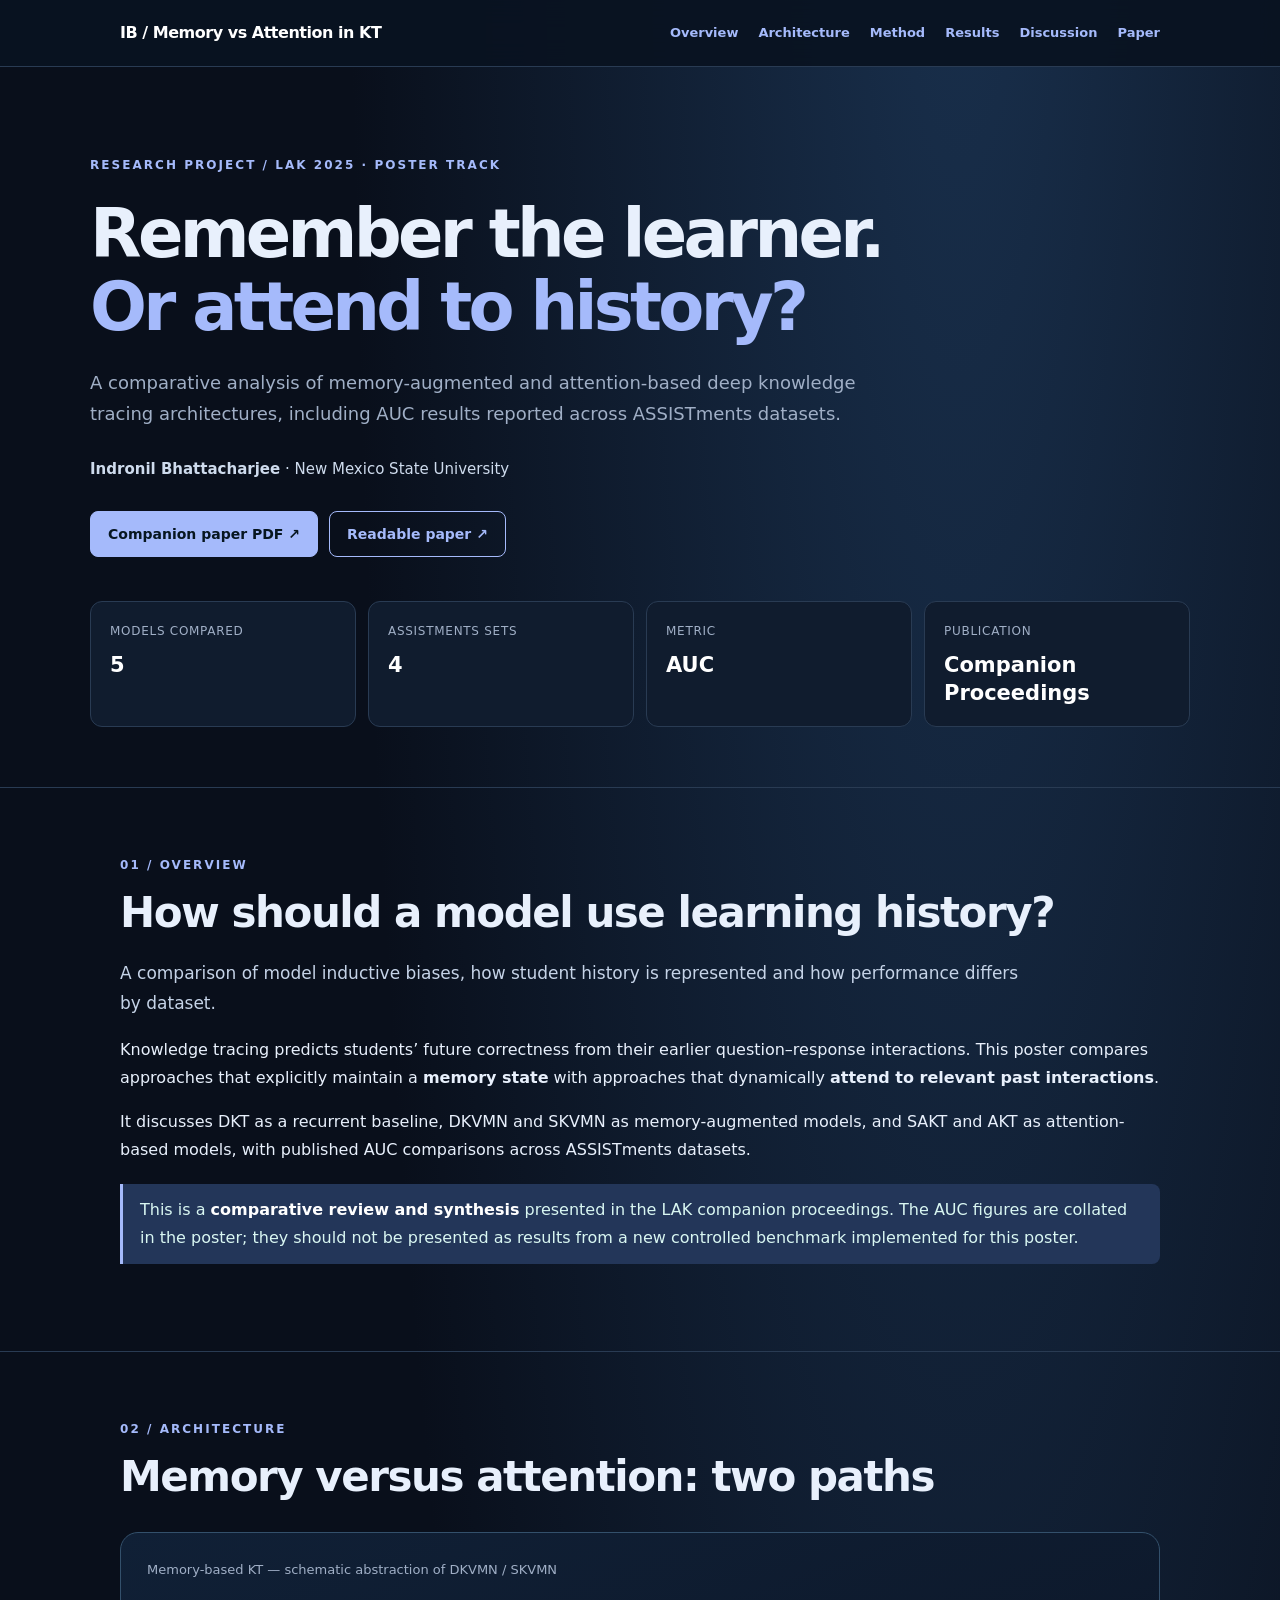
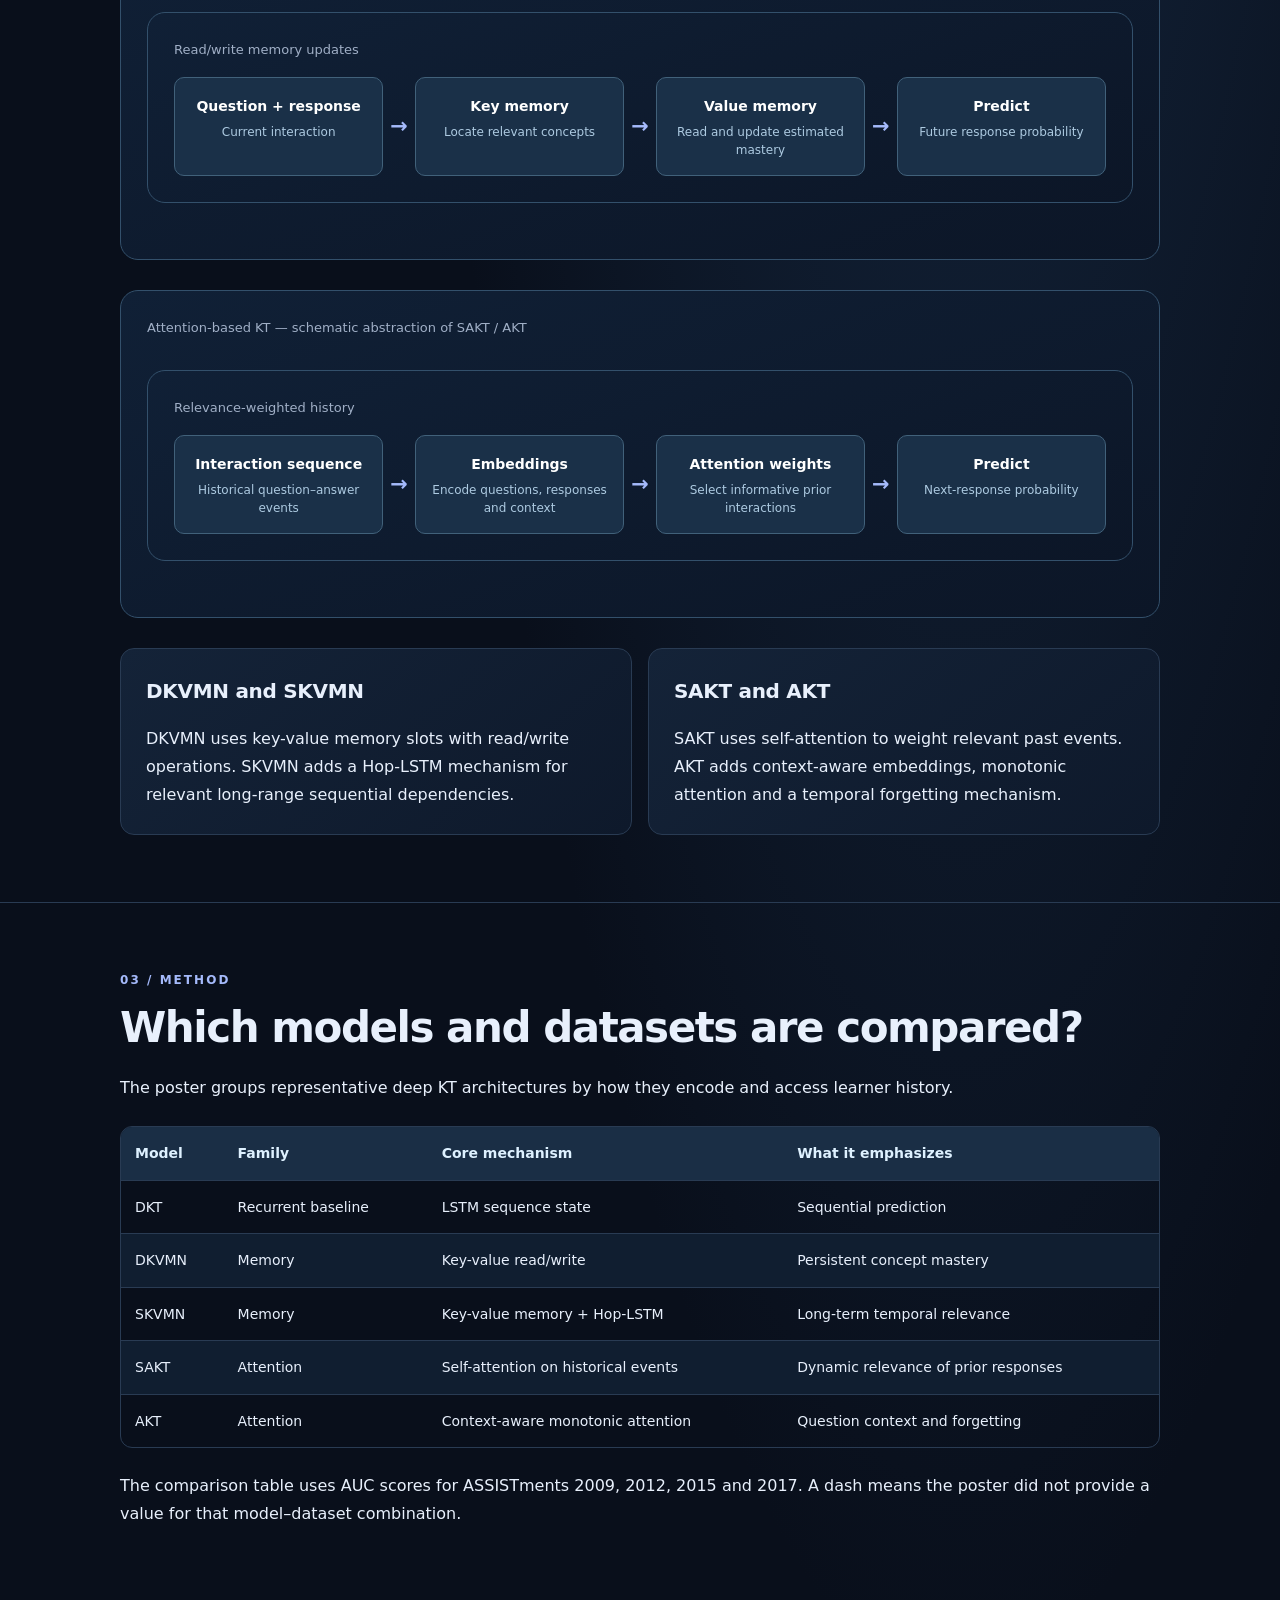
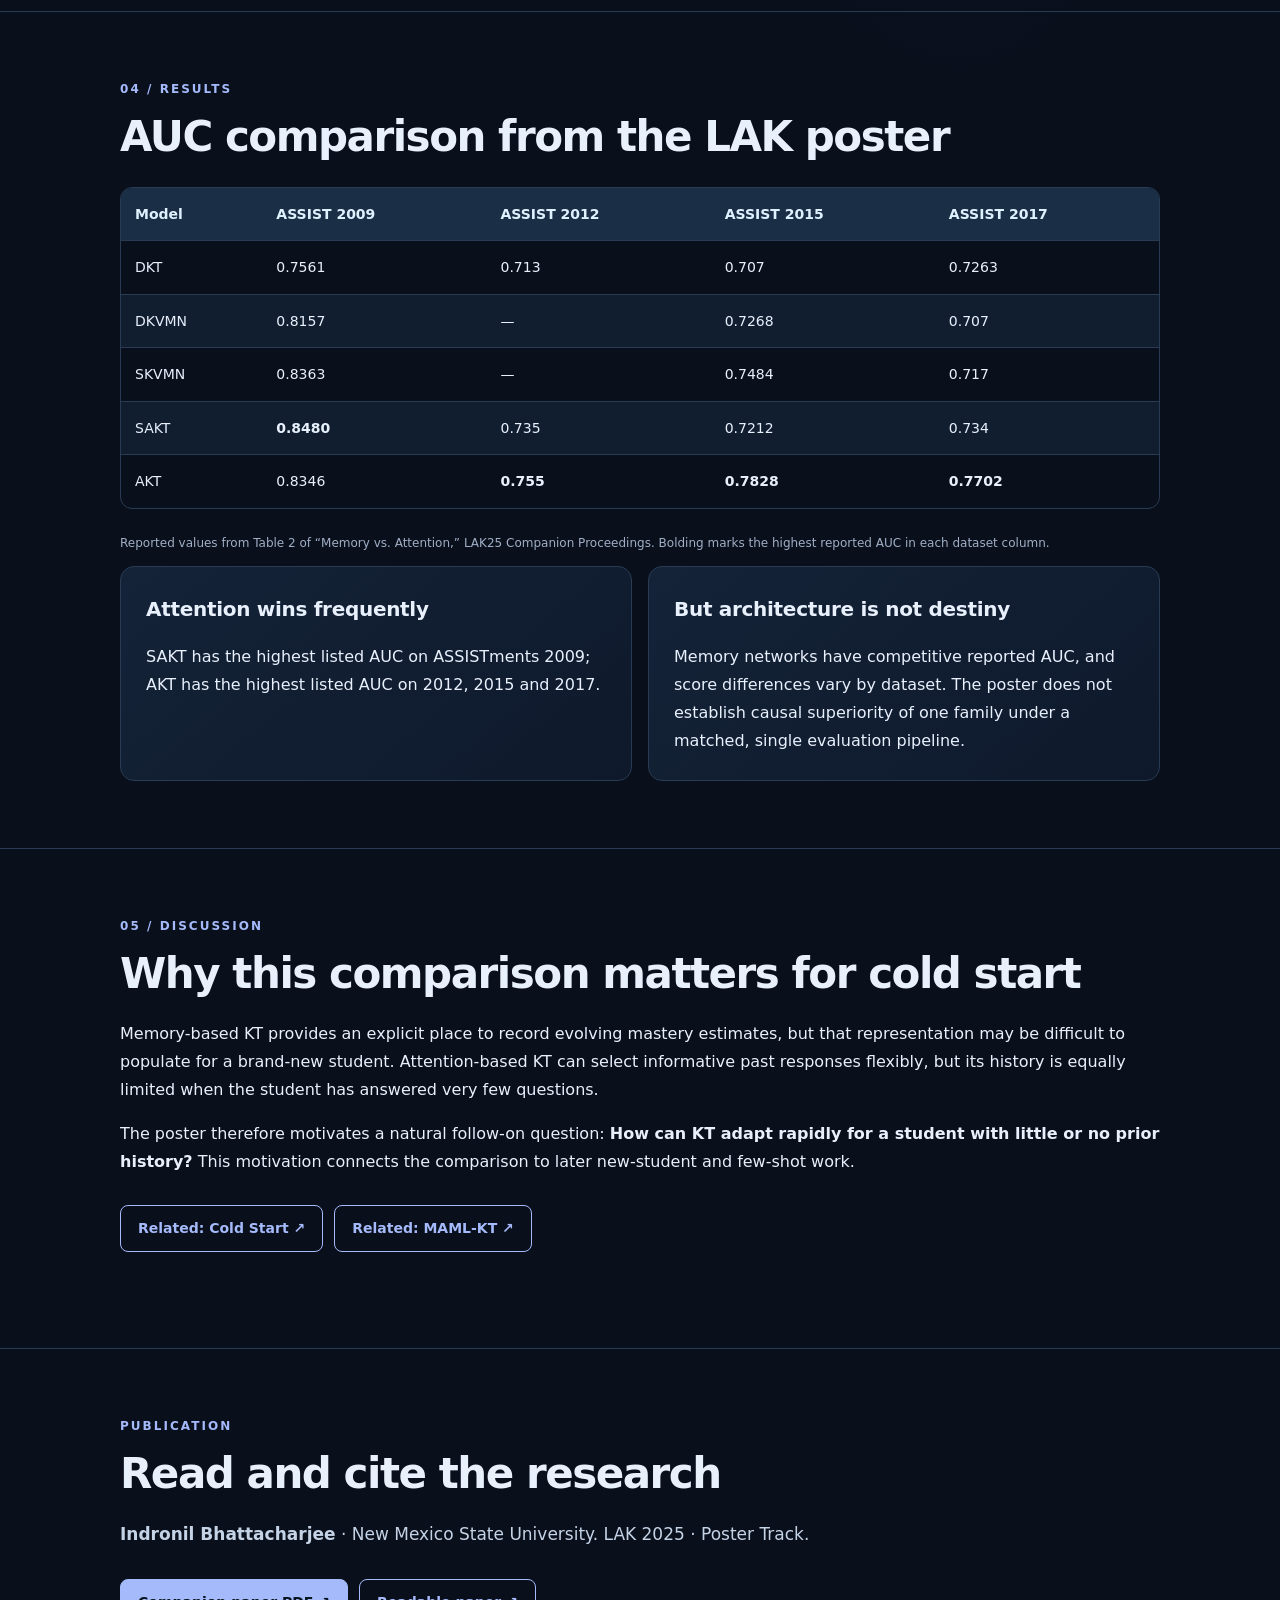
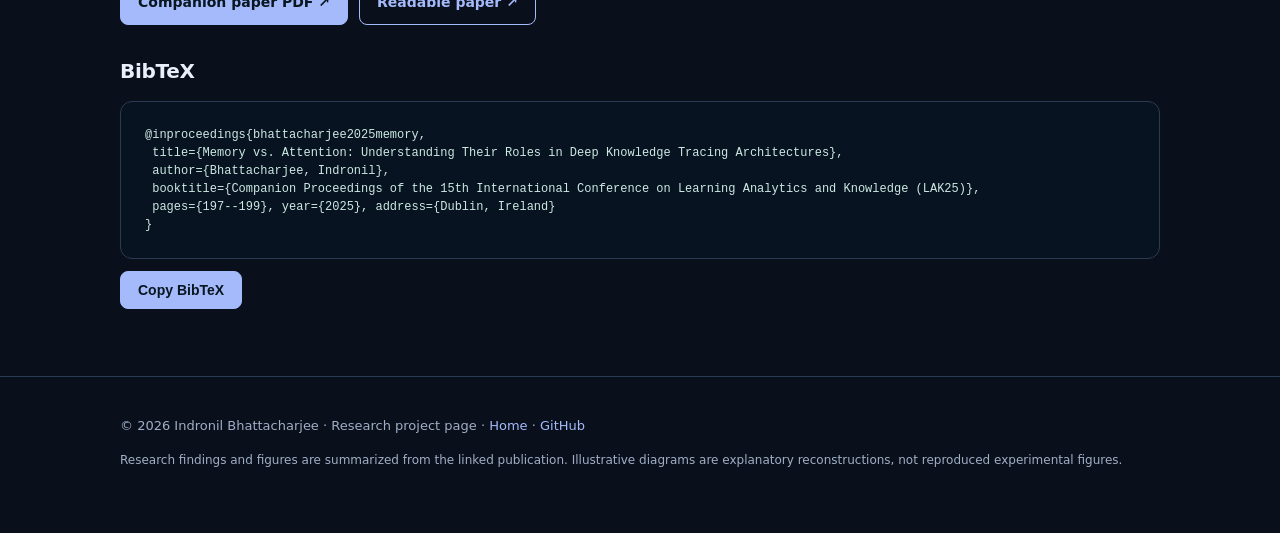
<file: memory-vs-attention/index.html>
<!doctype html><html lang="en"><head><meta charset="utf-8"><meta name="viewport" content="width=device-width,initial-scale=1"><title>Memory vs Attention in KT | LAK 2025 · Poster Track</title><meta name="description" content="A comparative analysis of memory-augmented and attention-based deep knowledge tracing architectures, including AUC results reported across ASSISTments datasets."><link rel="stylesheet" href="../assets/style.css"><style>:root{--accent:#a5bafb;--accent-soft:#233659}</style></head><body><a href="#overview" class="skip">Skip to content</a><header><div class="wrap nav"><a class="brand" href="https://indronil-prince.github.io/">IB / Memory vs Attention in KT</a><nav class="navlinks"><a href="#overview">Overview</a><a href="#architecture">Architecture</a><a href="#method">Method</a><a href="#results">Results</a><a href="#discussion">Discussion</a><a href="#publication">Paper</a></nav></div></header><main><div class="wrap hero"><div class="eyebrow">RESEARCH PROJECT / LAK 2025 · Poster Track</div><h1>Remember the learner.<br><em>Or attend to history?</em></h1><p class="subtitle">A comparative analysis of memory-augmented and attention-based deep knowledge tracing architectures, including AUC results reported across ASSISTments datasets.</p><p class="authors"><strong>Indronil Bhattacharjee</strong> · New Mexico State University</p><div class="buttons"><a class="btn " href="https://www.solaresearch.org/wp-content/uploads/2025/02/LAK25-CompanionProceedings.pdf#page=220" target="_blank" rel="noopener">Companion paper PDF ↗</a><a class="btn alt" href="https://www.academia.edu/176365480/Memory_vs_Attention_Understanding_Their_Roles_in_Deep_Knowledge_Tracing_Architectures" target="_blank" rel="noopener">Readable paper ↗</a></div><div class="facts"><div class="fact"><span>Models compared</span><b>5</b></div><div class="fact"><span>ASSISTments sets</span><b>4</b></div><div class="fact"><span>Metric</span><b>AUC</b></div><div class="fact"><span>Publication</span><b>Companion Proceedings</b></div></div></div><section class="section" id="overview"><div class="wrap"><div class="eyebrow">01 / OVERVIEW</div><h2>How should a model use learning history?</h2><p class=lead>A comparison of model inductive biases, how student history is represented and how performance differs by dataset.</p><p>Knowledge tracing predicts students’ future correctness from their earlier question–response interactions. This poster compares approaches that explicitly maintain a <strong>memory state</strong> with approaches that dynamically <strong>attend to relevant past interactions</strong>.</p><p>It discusses DKT as a recurrent baseline, DKVMN and SKVMN as memory-augmented models, and SAKT and AKT as attention-based models, with published AUC comparisons across ASSISTments datasets.</p><div class="note">This is a <strong>comparative review and synthesis</strong> presented in the LAK companion proceedings. The AUC figures are collated in the poster; they should not be presented as results from a new controlled benchmark implemented for this poster.</div></div></section><section class="section" id="architecture"><div class="wrap"><div class="eyebrow">02 / ARCHITECTURE</div><h2>Memory versus attention: two paths</h2><div class="diagram"><div class="diagram-title">Memory-based KT — schematic abstraction of DKVMN / SKVMN</div><div class="diagram"><div class="diagram-title">Read/write memory updates</div><div class="pipeline"><div class="node"><strong>Question + response</strong><small>Current interaction</small></div><div class="arrow">→</div><div class="node"><strong>Key memory</strong><small>Locate relevant concepts</small></div><div class="arrow">→</div><div class="node"><strong>Value memory</strong><small>Read and update estimated mastery</small></div><div class="arrow">→</div><div class="node"><strong>Predict</strong><small>Future response probability</small></div></div></div></div><div class="diagram"><div class="diagram-title">Attention-based KT — schematic abstraction of SAKT / AKT</div><div class="diagram"><div class="diagram-title">Relevance-weighted history</div><div class="pipeline"><div class="node"><strong>Interaction sequence</strong><small>Historical question–answer events</small></div><div class="arrow">→</div><div class="node"><strong>Embeddings</strong><small>Encode questions, responses and context</small></div><div class="arrow">→</div><div class="node"><strong>Attention weights</strong><small>Select informative prior interactions</small></div><div class="arrow">→</div><div class="node"><strong>Predict</strong><small>Next-response probability</small></div></div></div></div><div class="grid"><div class="panel"><h3>DKVMN and SKVMN</h3><p>DKVMN uses key-value memory slots with read/write operations. SKVMN adds a Hop-LSTM mechanism for relevant long-range sequential dependencies.</p></div><div class="panel"><h3>SAKT and AKT</h3><p>SAKT uses self-attention to weight relevant past events. AKT adds context-aware embeddings, monotonic attention and a temporal forgetting mechanism.</p></div></div></div></section><section class="section" id="method"><div class="wrap"><div class="eyebrow">03 / METHOD</div><h2>Which models and datasets are compared?</h2><p>The poster groups representative deep KT architectures by how they encode and access learner history.</p><div class=tablewrap><table><thead><tr><th>Model</th><th>Family</th><th>Core mechanism</th><th>What it emphasizes</th></tr></thead><tbody><tr><td>DKT</td><td>Recurrent baseline</td><td>LSTM sequence state</td><td>Sequential prediction</td></tr><tr><td>DKVMN</td><td>Memory</td><td>Key-value read/write</td><td>Persistent concept mastery</td></tr><tr><td>SKVMN</td><td>Memory</td><td>Key-value memory + Hop-LSTM</td><td>Long-term temporal relevance</td></tr><tr><td>SAKT</td><td>Attention</td><td>Self-attention on historical events</td><td>Dynamic relevance of prior responses</td></tr><tr><td>AKT</td><td>Attention</td><td>Context-aware monotonic attention</td><td>Question context and forgetting</td></tr></tbody></table></div><p>The comparison table uses AUC scores for ASSISTments 2009, 2012, 2015 and 2017. A dash means the poster did not provide a value for that model–dataset combination.</p></div></section><section class="section" id="results"><div class="wrap"><div class="eyebrow">04 / RESULTS</div><h2>AUC comparison from the LAK poster</h2><div class=tablewrap><table><thead><tr><th>Model</th><th>ASSIST 2009</th><th>ASSIST 2012</th><th>ASSIST 2015</th><th>ASSIST 2017</th></tr></thead><tbody><tr><td>DKT</td><td>0.7561</td><td>0.713</td><td>0.707</td><td>0.7263</td></tr><tr><td>DKVMN</td><td>0.8157</td><td>—</td><td>0.7268</td><td>0.707</td></tr><tr><td>SKVMN</td><td>0.8363</td><td>—</td><td>0.7484</td><td>0.717</td></tr><tr><td>SAKT</td><td><strong>0.8480</strong></td><td>0.735</td><td>0.7212</td><td>0.734</td></tr><tr><td>AKT</td><td>0.8346</td><td><strong>0.755</strong></td><td><strong>0.7828</strong></td><td><strong>0.7702</strong></td></tr></tbody></table></div><p class="figurecap">Reported values from Table 2 of “Memory vs. Attention,” LAK25 Companion Proceedings. Bolding marks the highest reported AUC in each dataset column.</p><div class="grid"><div class="panel"><h3>Attention wins frequently</h3><p>SAKT has the highest listed AUC on ASSISTments 2009; AKT has the highest listed AUC on 2012, 2015 and 2017.</p></div><div class="panel"><h3>But architecture is not destiny</h3><p>Memory networks have competitive reported AUC, and score differences vary by dataset. The poster does not establish causal superiority of one family under a matched, single evaluation pipeline.</p></div></div></div></section><section class="section" id="discussion"><div class="wrap"><div class="eyebrow">05 / DISCUSSION</div><h2>Why this comparison matters for cold start</h2><p>Memory-based KT provides an explicit place to record evolving mastery estimates, but that representation may be difficult to populate for a brand-new student. Attention-based KT can select informative past responses flexibly, but its history is equally limited when the student has answered very few questions.</p><p>The poster therefore motivates a natural follow-on question: <strong>How can KT adapt rapidly for a student with little or no prior history?</strong> This motivation connects the comparison to later new-student and few-shot work.</p><div class="buttons"><a class="btn alt" href="https://indronil-prince.github.io/cold-start/">Related: Cold Start ↗</a><a class="btn alt" href="https://indronil-prince.github.io/MAML-KT/">Related: MAML-KT ↗</a></div></div></section><section class="section" id="publication"><div class="wrap"><div class="eyebrow">PUBLICATION</div><h2>Read and cite the research</h2><p class="lead"><strong>Indronil Bhattacharjee</strong> · New Mexico State University. LAK 2025 · Poster Track.</p><div class="buttons"><a class="btn " href="https://www.solaresearch.org/wp-content/uploads/2025/02/LAK25-CompanionProceedings.pdf#page=220" target="_blank" rel="noopener">Companion paper PDF ↗</a><a class="btn alt" href="https://www.academia.edu/176365480/Memory_vs_Attention_Understanding_Their_Roles_in_Deep_Knowledge_Tracing_Architectures" target="_blank" rel="noopener">Readable paper ↗</a></div><h3>BibTeX</h3><pre id="bib">@inproceedings{bhattacharjee2025memory,
 title={Memory vs. Attention: Understanding Their Roles in Deep Knowledge Tracing Architectures},
 author={Bhattacharjee, Indronil},
 booktitle={Companion Proceedings of the 15th International Conference on Learning Analytics and Knowledge (LAK25)},
 pages={197--199}, year={2025}, address={Dublin, Ireland}
}</pre><button class="btn" id="copy" type="button">Copy BibTeX</button></div></section></main><footer><div class="wrap">© 2026 Indronil Bhattacharjee · Research project page · <a href="https://indronil-prince.github.io/">Home</a> · <a href="https://github.com/indronil-prince">GitHub</a><p class="tiny">Research findings and figures are summarized from the linked publication. Illustrative diagrams are explanatory reconstructions, not reproduced experimental figures.</p></div></footer><script>document.getElementById('copy').onclick=async()=>{const t=document.getElementById('bib').innerText;try{await navigator.clipboard.writeText(t);document.getElementById('copy').textContent='Copied ✓'}catch(e){const r=document.createRange();r.selectNodeContents(document.getElementById('bib'));getSelection().removeAllRanges();getSelection().addRange(r)}};</script></body></html>
</file>
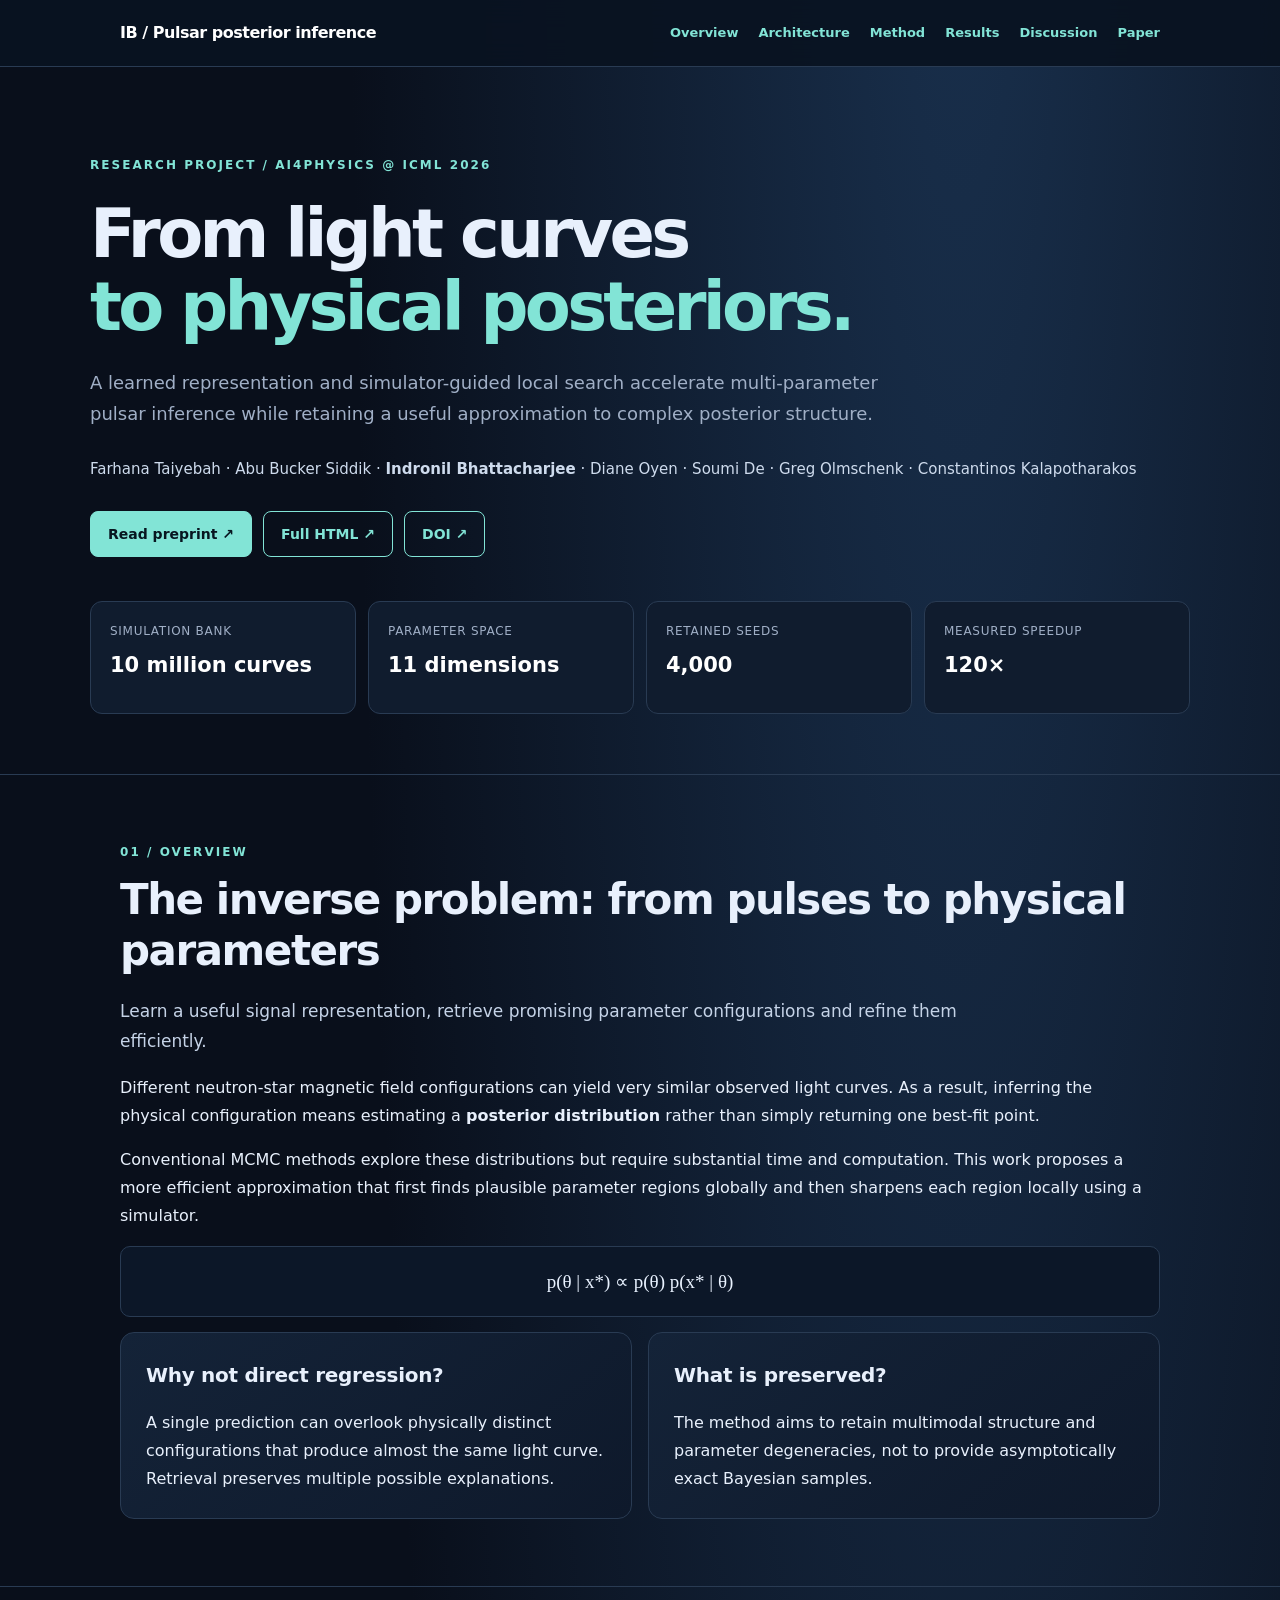
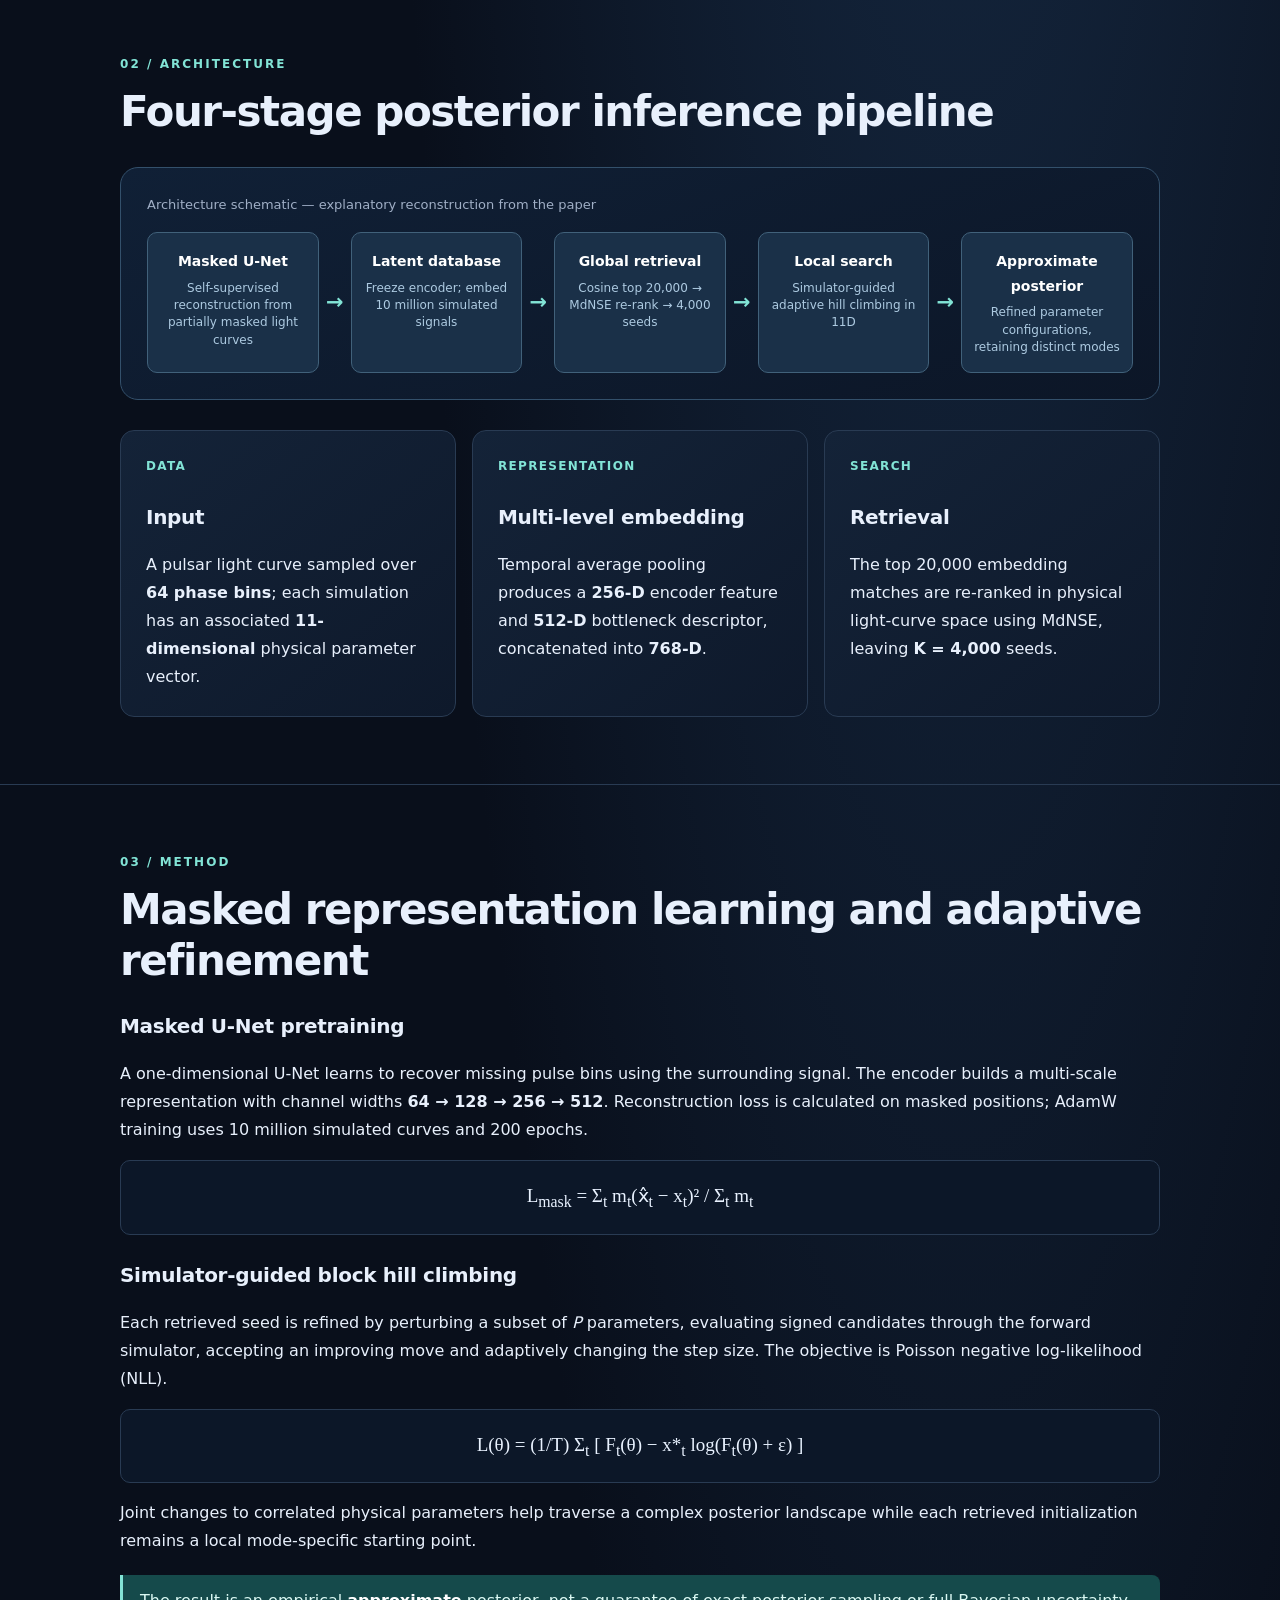
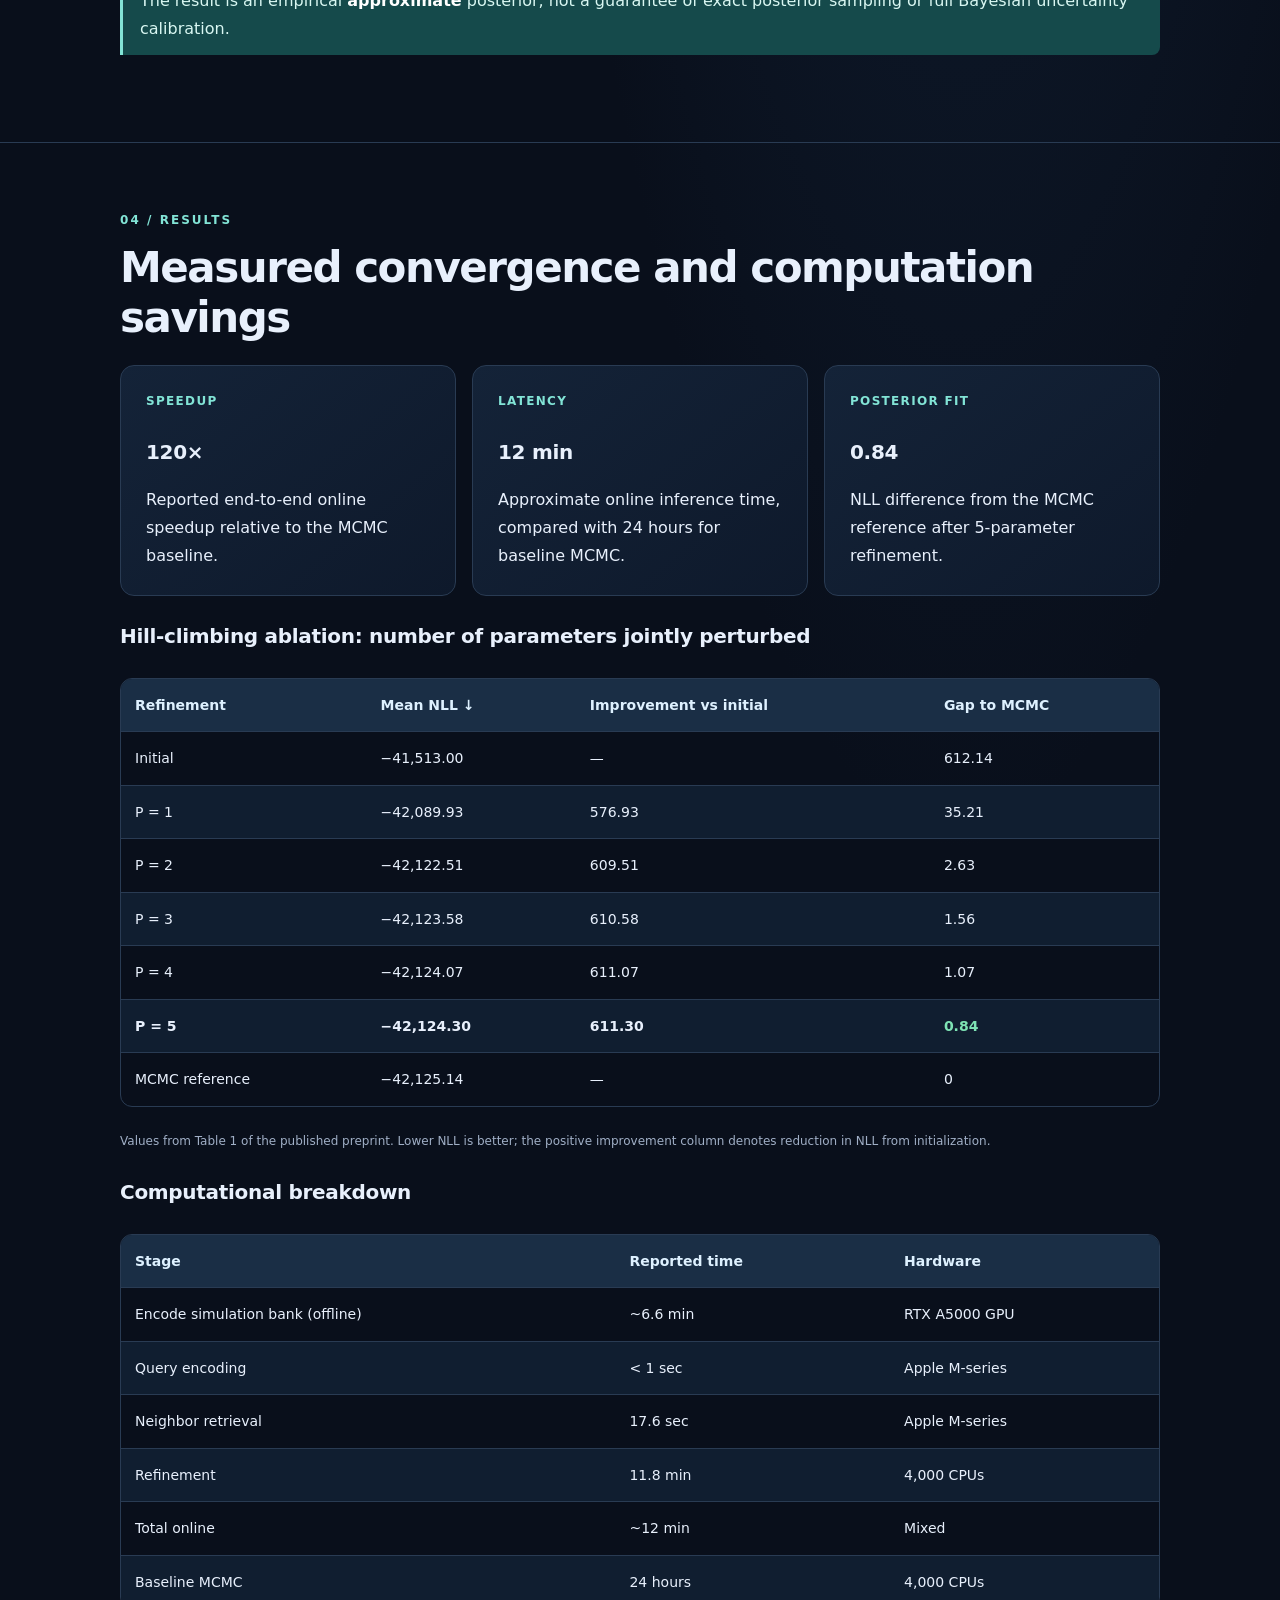
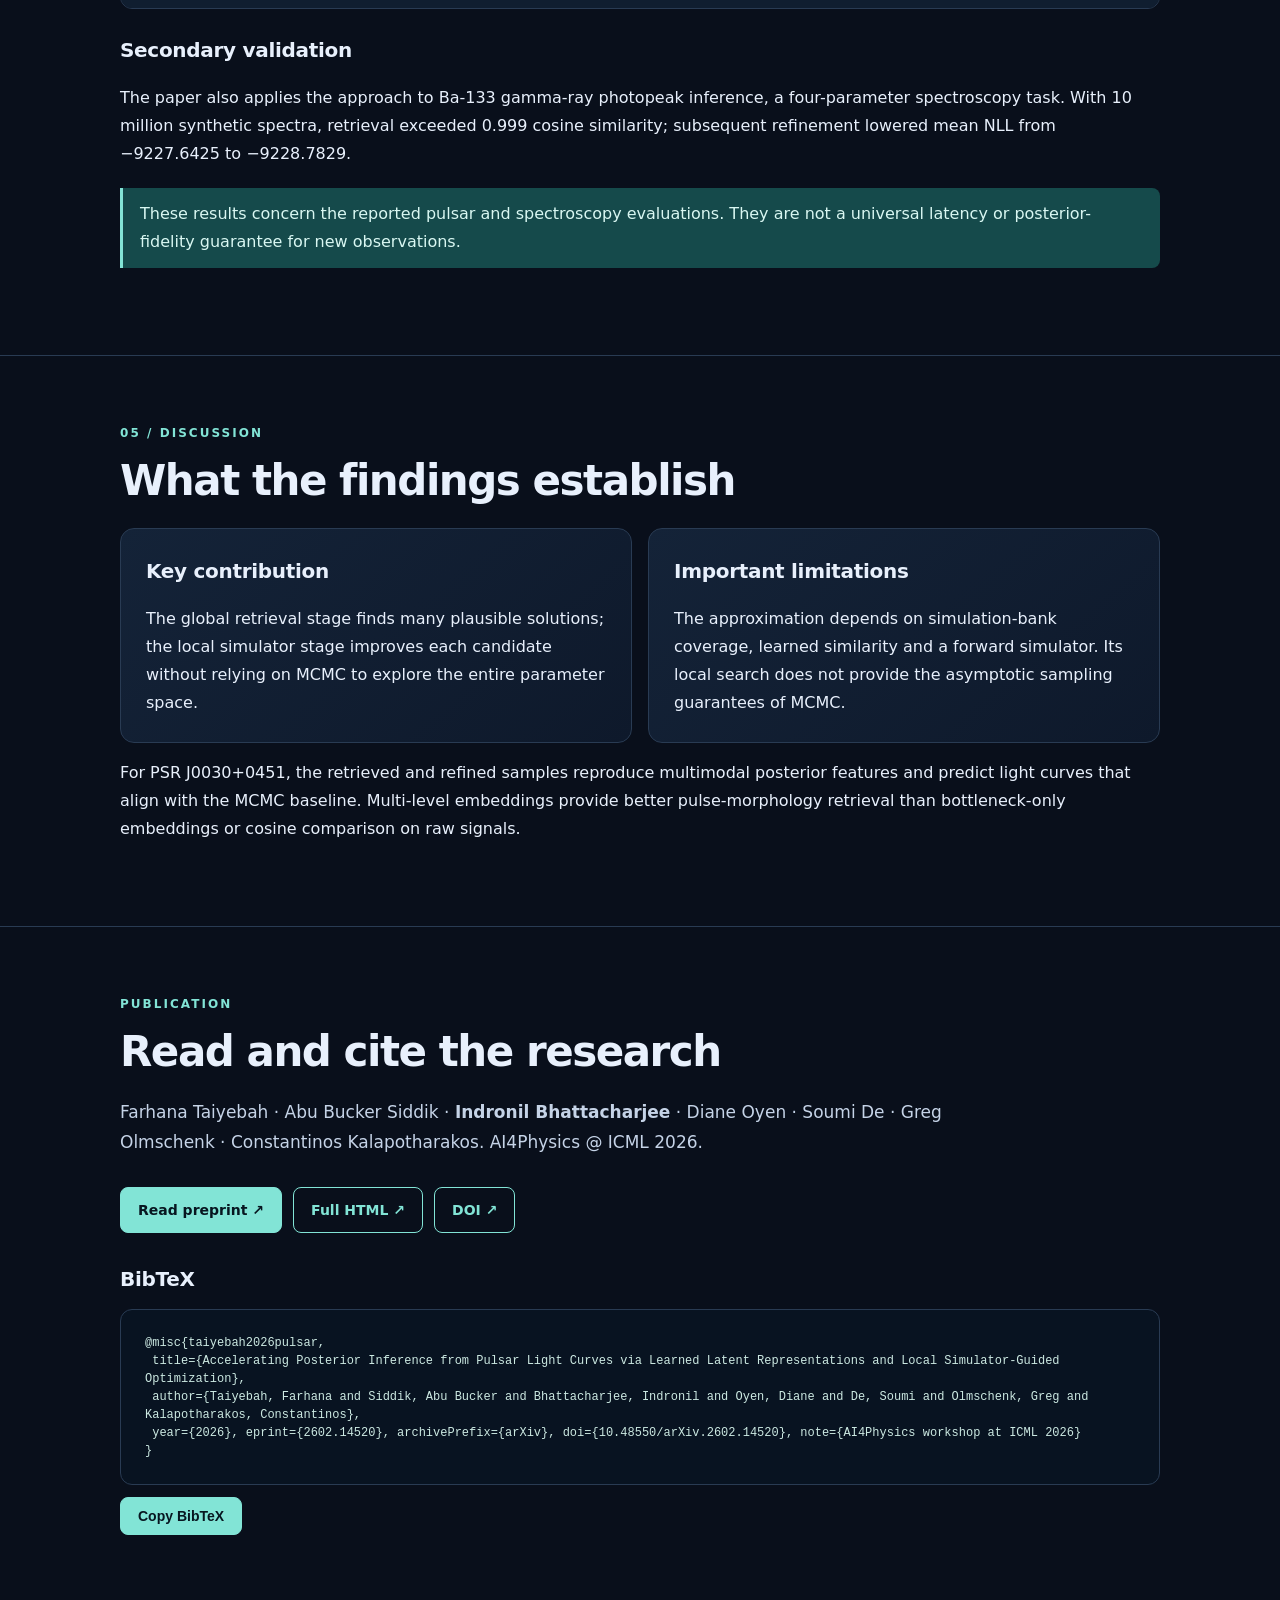
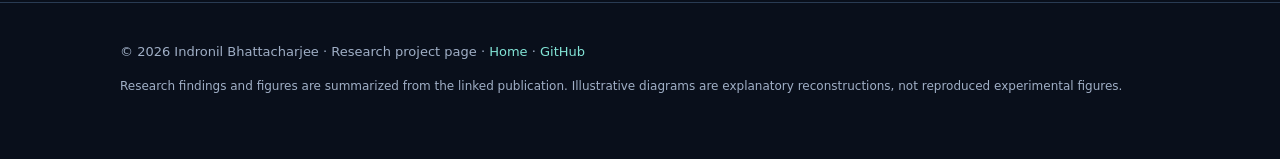
<file: pulsar-inference/index.html>
<!doctype html><html lang="en"><head><meta charset="utf-8"><meta name="viewport" content="width=device-width,initial-scale=1"><title>Pulsar posterior inference | AI4Physics @ ICML 2026</title><meta name="description" content="A learned representation and simulator-guided local search accelerate multi-parameter pulsar inference while retaining a useful approximation to complex posterior structure."><link rel="stylesheet" href="../assets/style.css"><style>:root{--accent:#82e4d6;--accent-soft:#154a4b}</style></head><body><a href="#overview" class="skip">Skip to content</a><header><div class="wrap nav"><a class="brand" href="https://indronil-prince.github.io/">IB / Pulsar posterior inference</a><nav class="navlinks"><a href="#overview">Overview</a><a href="#architecture">Architecture</a><a href="#method">Method</a><a href="#results">Results</a><a href="#discussion">Discussion</a><a href="#publication">Paper</a></nav></div></header><main><div class="wrap hero"><div class="eyebrow">RESEARCH PROJECT / AI4Physics @ ICML 2026</div><h1>From light curves<br><em>to physical posteriors.</em></h1><p class="subtitle">A learned representation and simulator-guided local search accelerate multi-parameter pulsar inference while retaining a useful approximation to complex posterior structure.</p><p class="authors">Farhana Taiyebah · Abu Bucker Siddik · <strong>Indronil Bhattacharjee</strong> · Diane Oyen · Soumi De · Greg Olmschenk · Constantinos Kalapotharakos</p><div class="buttons"><a class="btn " href="https://arxiv.org/abs/2602.14520" target="_blank" rel="noopener">Read preprint ↗</a><a class="btn alt" href="https://arxiv.org/html/2602.14520v1" target="_blank" rel="noopener">Full HTML ↗</a><a class="btn alt" href="https://doi.org/10.48550/arXiv.2602.14520" target="_blank" rel="noopener">DOI ↗</a></div><div class="facts"><div class="fact"><span>Simulation bank</span><b>10 million curves</b></div><div class="fact"><span>Parameter space</span><b>11 dimensions</b></div><div class="fact"><span>Retained seeds</span><b>4,000</b></div><div class="fact"><span>Measured speedup</span><b>120×</b></div></div></div><section class="section" id="overview"><div class="wrap"><div class="eyebrow">01 / OVERVIEW</div><h2>The inverse problem: from pulses to physical parameters</h2><p class=lead>Learn a useful signal representation, retrieve promising parameter configurations and refine them efficiently.</p><p>Different neutron-star magnetic field configurations can yield very similar observed light curves. As a result, inferring the physical configuration means estimating a <strong>posterior distribution</strong> rather than simply returning one best-fit point.</p><p>Conventional MCMC methods explore these distributions but require substantial time and computation. This work proposes a more efficient approximation that first finds plausible parameter regions globally and then sharpens each region locally using a simulator.</p><div class="equation">p(θ | x*) ∝ p(θ) p(x* | θ)</div><div class="grid"><div class="panel"><h3>Why not direct regression?</h3><p>A single prediction can overlook physically distinct configurations that produce almost the same light curve. Retrieval preserves multiple possible explanations.</p></div><div class="panel"><h3>What is preserved?</h3><p>The method aims to retain multimodal structure and parameter degeneracies, not to provide asymptotically exact Bayesian samples.</p></div></div></div></section><section class="section" id="architecture"><div class="wrap"><div class="eyebrow">02 / ARCHITECTURE</div><h2>Four-stage posterior inference pipeline</h2><div class="diagram"><div class="diagram-title">Architecture schematic — explanatory reconstruction from the paper</div><div class="pipeline"><div class="node"><strong>Masked U-Net</strong><small>Self-supervised reconstruction from partially masked light curves</small></div><div class="arrow">→</div><div class="node"><strong>Latent database</strong><small>Freeze encoder; embed 10 million simulated signals</small></div><div class="arrow">→</div><div class="node"><strong>Global retrieval</strong><small>Cosine top 20,000 → MdNSE re-rank → 4,000 seeds</small></div><div class="arrow">→</div><div class="node"><strong>Local search</strong><small>Simulator-guided adaptive hill climbing in 11D</small></div><div class="arrow">→</div><div class="node"><strong>Approximate posterior</strong><small>Refined parameter configurations, retaining distinct modes</small></div></div></div><div class="grid three"><div class="panel"><div class=kicker>DATA</div><h3>Input</h3><p>A pulsar light curve sampled over <strong>64 phase bins</strong>; each simulation has an associated <strong>11-dimensional</strong> physical parameter vector.</p></div><div class="panel"><div class=kicker>REPRESENTATION</div><h3>Multi-level embedding</h3><p>Temporal average pooling produces a <strong>256-D</strong> encoder feature and <strong>512-D</strong> bottleneck descriptor, concatenated into <strong>768-D</strong>.</p></div><div class="panel"><div class=kicker>SEARCH</div><h3>Retrieval</h3><p>The top 20,000 embedding matches are re-ranked in physical light-curve space using MdNSE, leaving <strong>K = 4,000</strong> seeds.</p></div></div></div></section><section class="section" id="method"><div class="wrap"><div class="eyebrow">03 / METHOD</div><h2>Masked representation learning and adaptive refinement</h2><h3>Masked U-Net pretraining</h3><p>A one-dimensional U-Net learns to recover missing pulse bins using the surrounding signal. The encoder builds a multi-scale representation with channel widths <strong>64 → 128 → 256 → 512</strong>. Reconstruction loss is calculated on masked positions; AdamW training uses 10 million simulated curves and 200 epochs.</p><div class="equation">L<sub>mask</sub> = Σ<sub>t</sub> m<sub>t</sub>(x̂<sub>t</sub> − x<sub>t</sub>)² / Σ<sub>t</sub> m<sub>t</sub></div><h3>Simulator-guided block hill climbing</h3><p>Each retrieved seed is refined by perturbing a subset of <em>P</em> parameters, evaluating signed candidates through the forward simulator, accepting an improving move and adaptively changing the step size. The objective is Poisson negative log-likelihood (NLL).</p><div class="equation">L(θ) = (1/T) Σ<sub>t</sub> [ F<sub>t</sub>(θ) − x*<sub>t</sub> log(F<sub>t</sub>(θ) + ε) ]</div><p>Joint changes to correlated physical parameters help traverse a complex posterior landscape while each retrieved initialization remains a local mode-specific starting point.</p><div class="note">The result is an empirical <strong>approximate</strong> posterior, not a guarantee of exact posterior sampling or full Bayesian uncertainty calibration.</div></div></section><section class="section" id="results"><div class="wrap"><div class="eyebrow">04 / RESULTS</div><h2>Measured convergence and computation savings</h2><div class="grid three"><div class="panel"><div class=kicker>SPEEDUP</div><h3>120×</h3><p>Reported end-to-end online speedup relative to the MCMC baseline.</p></div><div class="panel"><div class=kicker>LATENCY</div><h3>12 min</h3><p>Approximate online inference time, compared with 24 hours for baseline MCMC.</p></div><div class="panel"><div class=kicker>POSTERIOR FIT</div><h3>0.84</h3><p>NLL difference from the MCMC reference after 5-parameter refinement.</p></div></div><h3>Hill-climbing ablation: number of parameters jointly perturbed</h3><div class=tablewrap><table><thead><tr><th>Refinement</th><th>Mean NLL ↓</th><th>Improvement vs initial</th><th>Gap to MCMC</th></tr></thead><tbody><tr><td>Initial</td><td>−41,513.00</td><td>—</td><td>612.14</td></tr><tr><td>P = 1</td><td>−42,089.93</td><td>576.93</td><td>35.21</td></tr><tr><td>P = 2</td><td>−42,122.51</td><td>609.51</td><td>2.63</td></tr><tr><td>P = 3</td><td>−42,123.58</td><td>610.58</td><td>1.56</td></tr><tr><td>P = 4</td><td>−42,124.07</td><td>611.07</td><td>1.07</td></tr><tr><td><strong>P = 5</strong></td><td><strong>−42,124.30</strong></td><td><strong>611.30</strong></td><td><span class="good">0.84</span></td></tr><tr><td>MCMC reference</td><td>−42,125.14</td><td>—</td><td>0</td></tr></tbody></table></div><p class="figurecap">Values from Table 1 of the published preprint. Lower NLL is better; the positive improvement column denotes reduction in NLL from initialization.</p><h3>Computational breakdown</h3><div class=tablewrap><table><thead><tr><th>Stage</th><th>Reported time</th><th>Hardware</th></tr></thead><tbody><tr><td>Encode simulation bank (offline)</td><td>~6.6 min</td><td>RTX A5000 GPU</td></tr><tr><td>Query encoding</td><td>&lt; 1 sec</td><td>Apple M-series</td></tr><tr><td>Neighbor retrieval</td><td>17.6 sec</td><td>Apple M-series</td></tr><tr><td>Refinement</td><td>11.8 min</td><td>4,000 CPUs</td></tr><tr><td>Total online</td><td>~12 min</td><td>Mixed</td></tr><tr><td>Baseline MCMC</td><td>24 hours</td><td>4,000 CPUs</td></tr></tbody></table></div><h3>Secondary validation</h3><p>The paper also applies the approach to Ba-133 gamma-ray photopeak inference, a four-parameter spectroscopy task. With 10 million synthetic spectra, retrieval exceeded 0.999 cosine similarity; subsequent refinement lowered mean NLL from −9227.6425 to −9228.7829.</p><div class="note">These results concern the reported pulsar and spectroscopy evaluations. They are not a universal latency or posterior-fidelity guarantee for new observations.</div></div></section><section class="section" id="discussion"><div class="wrap"><div class="eyebrow">05 / DISCUSSION</div><h2>What the findings establish</h2><div class="grid"><div class="panel"><h3>Key contribution</h3><p>The global retrieval stage finds many plausible solutions; the local simulator stage improves each candidate without relying on MCMC to explore the entire parameter space.</p></div><div class="panel"><h3>Important limitations</h3><p>The approximation depends on simulation-bank coverage, learned similarity and a forward simulator. Its local search does not provide the asymptotic sampling guarantees of MCMC.</p></div></div><p>For PSR J0030+0451, the retrieved and refined samples reproduce multimodal posterior features and predict light curves that align with the MCMC baseline. Multi-level embeddings provide better pulse-morphology retrieval than bottleneck-only embeddings or cosine comparison on raw signals.</p></div></section><section class="section" id="publication"><div class="wrap"><div class="eyebrow">PUBLICATION</div><h2>Read and cite the research</h2><p class="lead">Farhana Taiyebah · Abu Bucker Siddik · <strong>Indronil Bhattacharjee</strong> · Diane Oyen · Soumi De · Greg Olmschenk · Constantinos Kalapotharakos. AI4Physics @ ICML 2026.</p><div class="buttons"><a class="btn " href="https://arxiv.org/abs/2602.14520" target="_blank" rel="noopener">Read preprint ↗</a><a class="btn alt" href="https://arxiv.org/html/2602.14520v1" target="_blank" rel="noopener">Full HTML ↗</a><a class="btn alt" href="https://doi.org/10.48550/arXiv.2602.14520" target="_blank" rel="noopener">DOI ↗</a></div><h3>BibTeX</h3><pre id="bib">@misc{taiyebah2026pulsar,
 title={Accelerating Posterior Inference from Pulsar Light Curves via Learned Latent Representations and Local Simulator-Guided Optimization},
 author={Taiyebah, Farhana and Siddik, Abu Bucker and Bhattacharjee, Indronil and Oyen, Diane and De, Soumi and Olmschenk, Greg and Kalapotharakos, Constantinos},
 year={2026}, eprint={2602.14520}, archivePrefix={arXiv}, doi={10.48550/arXiv.2602.14520}, note={AI4Physics workshop at ICML 2026}
}</pre><button class="btn" id="copy" type="button">Copy BibTeX</button></div></section></main><footer><div class="wrap">© 2026 Indronil Bhattacharjee · Research project page · <a href="https://indronil-prince.github.io/">Home</a> · <a href="https://github.com/indronil-prince">GitHub</a><p class="tiny">Research findings and figures are summarized from the linked publication. Illustrative diagrams are explanatory reconstructions, not reproduced experimental figures.</p></div></footer><script>document.getElementById('copy').onclick=async()=>{const t=document.getElementById('bib').innerText;try{await navigator.clipboard.writeText(t);document.getElementById('copy').textContent='Copied ✓'}catch(e){const r=document.createRange();r.selectNodeContents(document.getElementById('bib'));getSelection().removeAllRanges();getSelection().addRange(r)}};</script></body></html>
</file>
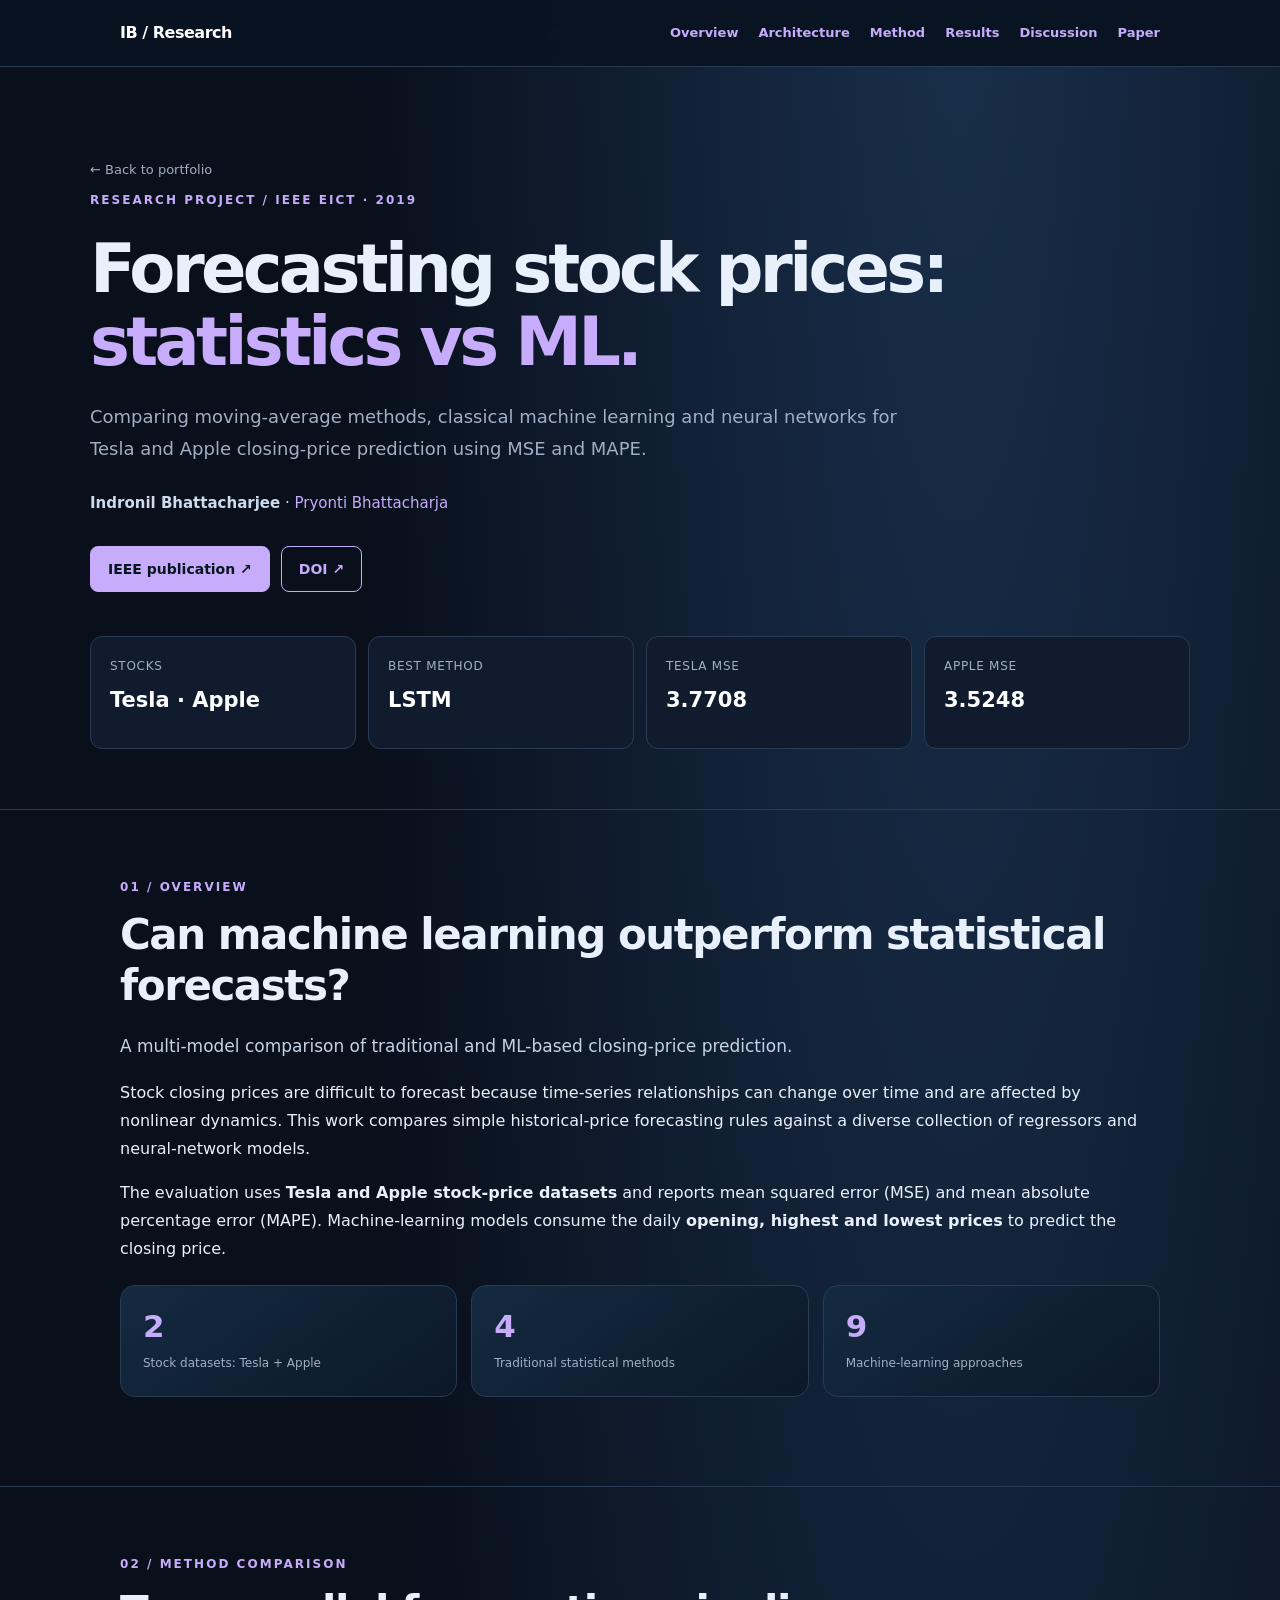
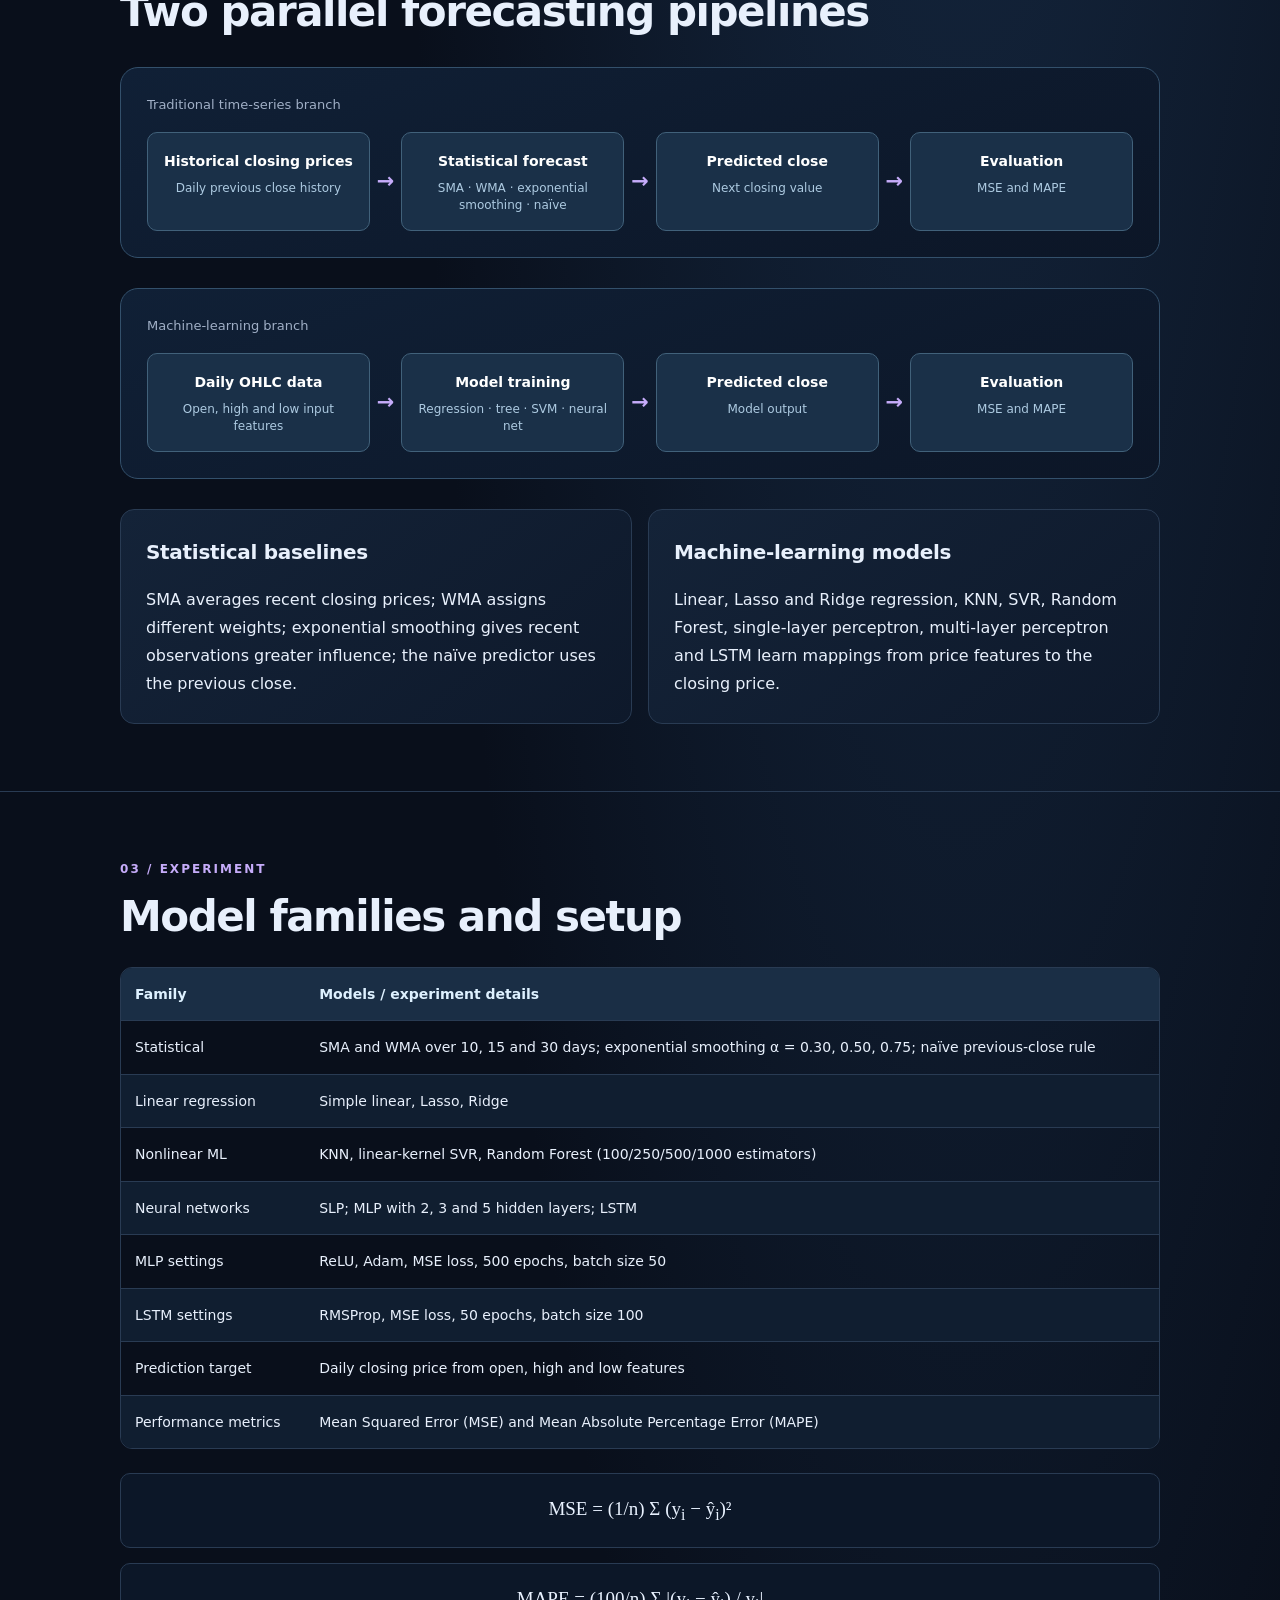
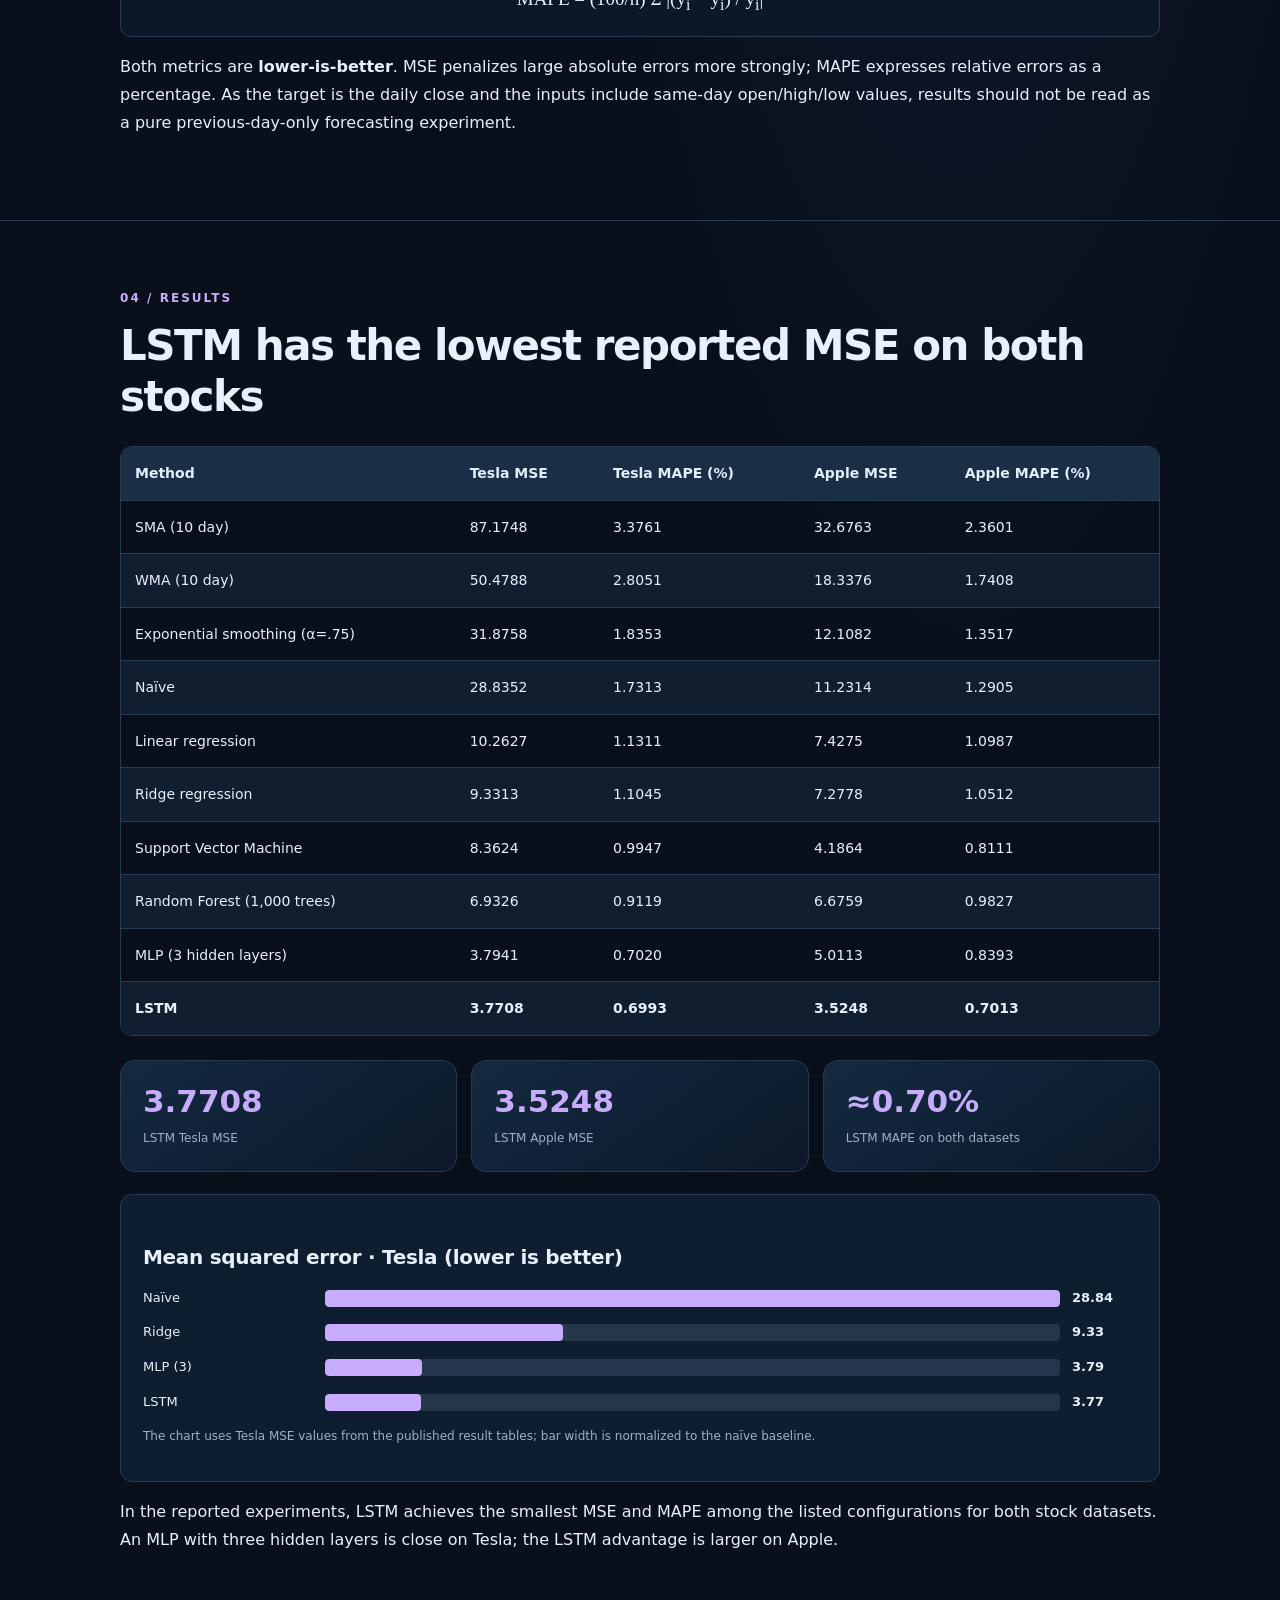
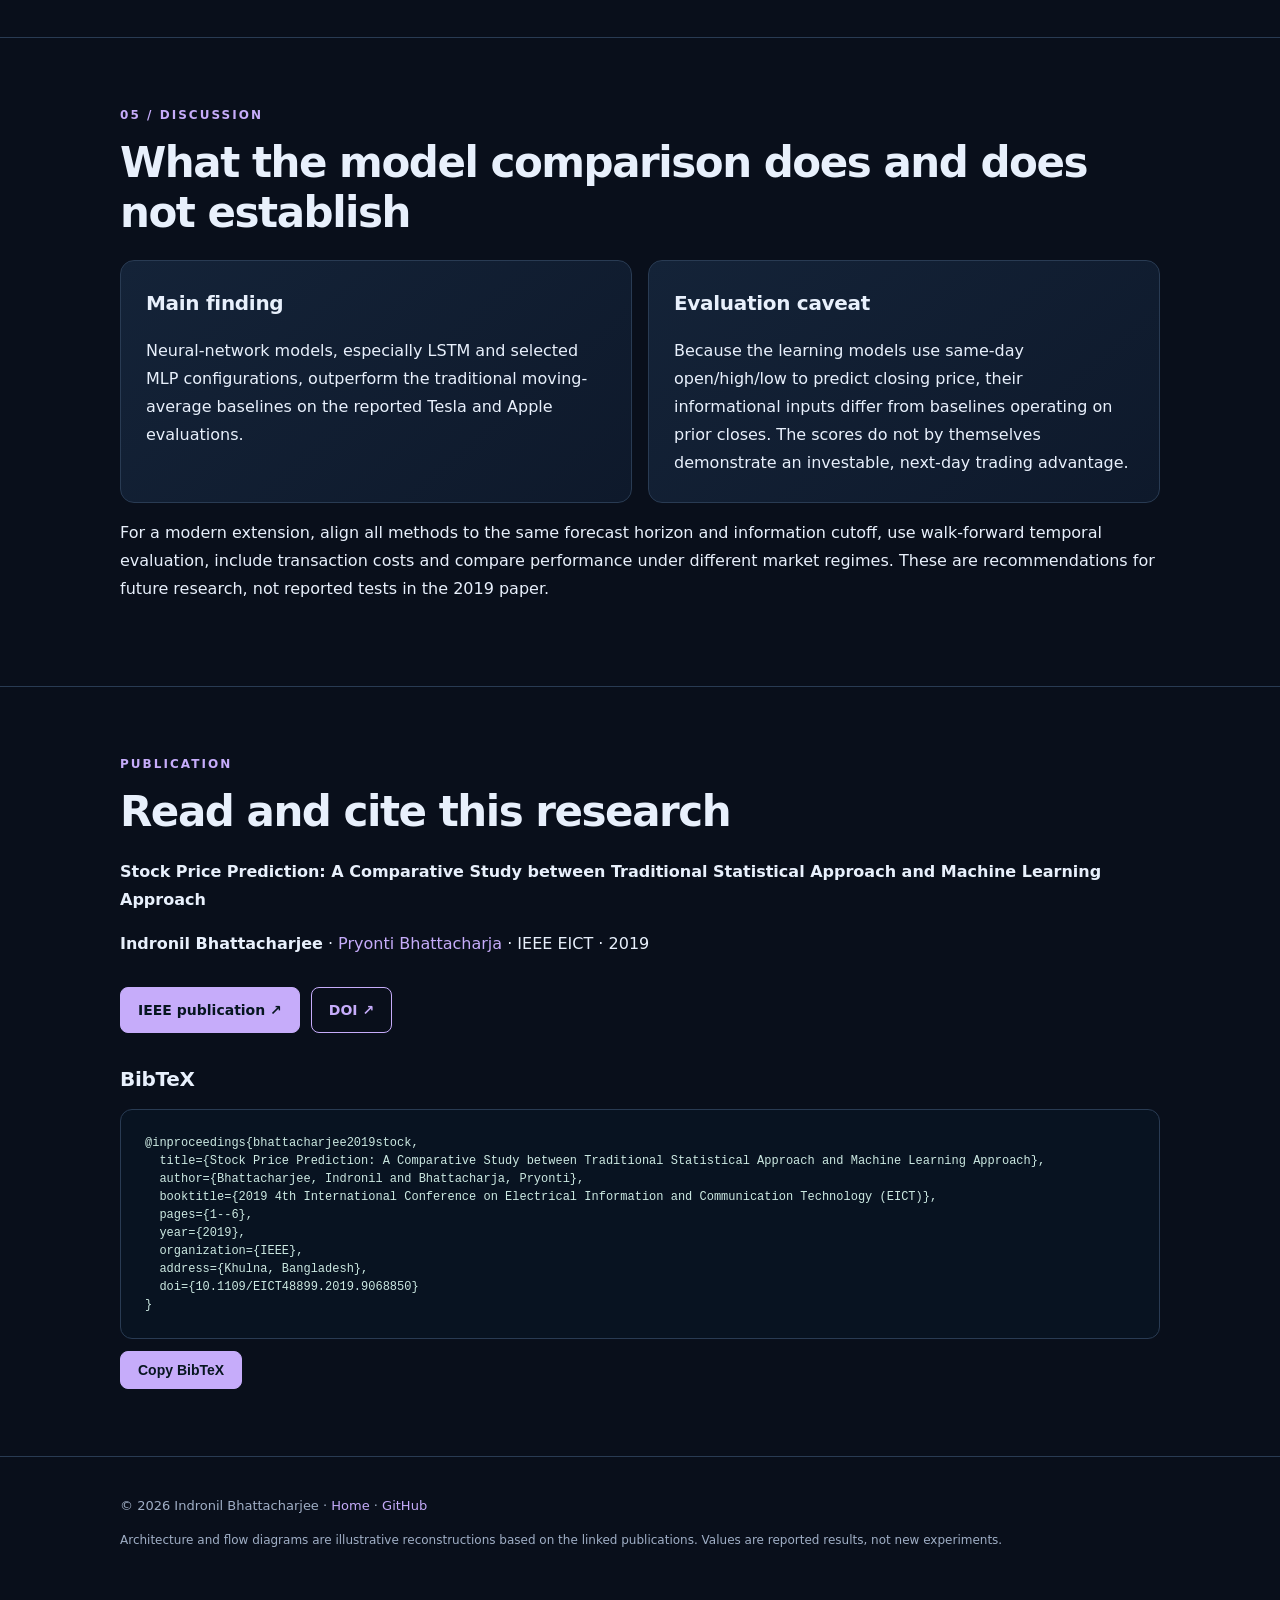
<file: stock-price-prediction/index.html>
<!doctype html><html lang="en"><head><meta charset="utf-8"><meta name="viewport" content="width=device-width,initial-scale=1"><meta name="description" content="Comparing moving-average methods, classical machine learning and neural networks for Tesla and Apple closing-price prediction using MSE and MAPE."><title>Stock Price Prediction: A Comparative Study between Traditional Statistical Approach and Machine Learning Approach · IEEE EICT · 2019</title><link rel="stylesheet" href="../assets/style.css"><style>:root{--accent:#c6acfa;--accent-soft:#37264e}</style></head><body><a class="skip" href="#overview">Skip to content</a><header><div class="wrap nav"><a class="brand" href="https://indronil-prince.github.io/">IB / Research</a><nav class="navlinks"><a href="#overview">Overview</a><a href="#architecture">Architecture</a><a href="#method">Method</a><a href="#results">Results</a><a href="#discussion">Discussion</a><a href="#publication">Paper</a></nav></div></header><main><div class="wrap hero"><a class="back" href="https://indronil-prince.github.io/">← Back to portfolio</a><div class="eyebrow">RESEARCH PROJECT / IEEE EICT · 2019</div><h1>Forecasting stock prices:<br><em>statistics vs ML.</em></h1><p class="subtitle">Comparing moving-average methods, classical machine learning and neural networks for Tesla and Apple closing-price prediction using MSE and MAPE.</p><p class="authors"><strong>Indronil Bhattacharjee</strong> · <a href="https://sites.google.com/view/pryonti-bhattacharja/" target="_blank" rel="noopener noreferrer">Pryonti Bhattacharja</a></p><div class="buttons"><a class="btn " href="https://ieeexplore.ieee.org/document/9068850" target="_blank" rel="noopener noreferrer">IEEE publication ↗</a><a class="btn alt" href="https://doi.org/10.1109/EICT48899.2019.9068850" target="_blank" rel="noopener noreferrer">DOI ↗</a></div><div class="facts"><div class="fact"><span>Stocks</span><b>Tesla · Apple</b></div><div class="fact"><span>Best method</span><b>LSTM</b></div><div class="fact"><span>Tesla MSE</span><b>3.7708</b></div><div class="fact"><span>Apple MSE</span><b>3.5248</b></div></div></div><section class="section" id="overview"><div class="wrap"><div class="eyebrow">01 / OVERVIEW</div><h2>Can machine learning outperform statistical forecasts?</h2><p class="lead">A multi-model comparison of traditional and ML-based closing-price prediction.</p><p>Stock closing prices are difficult to forecast because time-series relationships can change over time and are affected by nonlinear dynamics. This work compares simple historical-price forecasting rules against a diverse collection of regressors and neural-network models.</p><p>The evaluation uses <strong>Tesla and Apple stock-price datasets</strong> and reports mean squared error (MSE) and mean absolute percentage error (MAPE). Machine-learning models consume the daily <strong>opening, highest and lowest prices</strong> to predict the closing price.</p><div class="metric-grid"><div class="metric"><b>2</b><span>Stock datasets: Tesla + Apple</span></div><div class="metric"><b>4</b><span>Traditional statistical methods</span></div><div class="metric"><b>9</b><span>Machine-learning approaches</span></div></div></div></section><section class="section" id="architecture"><div class="wrap"><div class="eyebrow">02 / METHOD COMPARISON</div><h2>Two parallel forecasting pipelines</h2><div class="diagram"><div class="diagram-title">Traditional time-series branch</div><div class="pipeline"><div class="node"><strong>Historical closing prices</strong><small>Daily previous close history</small></div><div class="arrow">→</div><div class="node"><strong>Statistical forecast</strong><small>SMA · WMA · exponential smoothing · naïve</small></div><div class="arrow">→</div><div class="node"><strong>Predicted close</strong><small>Next closing value</small></div><div class="arrow">→</div><div class="node"><strong>Evaluation</strong><small>MSE and MAPE</small></div></div></div><div class="diagram"><div class="diagram-title">Machine-learning branch</div><div class="pipeline"><div class="node"><strong>Daily OHLC data</strong><small>Open, high and low input features</small></div><div class="arrow">→</div><div class="node"><strong>Model training</strong><small>Regression · tree · SVM · neural net</small></div><div class="arrow">→</div><div class="node"><strong>Predicted close</strong><small>Model output</small></div><div class="arrow">→</div><div class="node"><strong>Evaluation</strong><small>MSE and MAPE</small></div></div></div><div class="grid"><div class="panel"><h3>Statistical baselines</h3><p>SMA averages recent closing prices; WMA assigns different weights; exponential smoothing gives recent observations greater influence; the naïve predictor uses the previous close.</p></div><div class="panel"><h3>Machine-learning models</h3><p>Linear, Lasso and Ridge regression, KNN, SVR, Random Forest, single-layer perceptron, multi-layer perceptron and LSTM learn mappings from price features to the closing price.</p></div></div></div></section><section class="section" id="method"><div class="wrap"><div class="eyebrow">03 / EXPERIMENT</div><h2>Model families and setup</h2><div class="tablewrap"><table><thead><tr><th>Family</th><th>Models / experiment details</th></tr></thead><tbody><tr><td>Statistical</td><td>SMA and WMA over 10, 15 and 30 days; exponential smoothing α = 0.30, 0.50, 0.75; naïve previous-close rule</td></tr><tr><td>Linear regression</td><td>Simple linear, Lasso, Ridge</td></tr><tr><td>Nonlinear ML</td><td>KNN, linear-kernel SVR, Random Forest (100/250/500/1000 estimators)</td></tr><tr><td>Neural networks</td><td>SLP; MLP with 2, 3 and 5 hidden layers; LSTM</td></tr><tr><td>MLP settings</td><td>ReLU, Adam, MSE loss, 500 epochs, batch size 50</td></tr><tr><td>LSTM settings</td><td>RMSProp, MSE loss, 50 epochs, batch size 100</td></tr><tr><td>Prediction target</td><td>Daily closing price from open, high and low features</td></tr><tr><td>Performance metrics</td><td>Mean Squared Error (MSE) and Mean Absolute Percentage Error (MAPE)</td></tr></tbody></table></div><div class="equation">MSE = (1/n) Σ (y<sub>i</sub> − ŷ<sub>i</sub>)²</div><div class="equation">MAPE = (100/n) Σ |(y<sub>i</sub> − ŷ<sub>i</sub>) / y<sub>i</sub>|</div><p>Both metrics are <strong>lower-is-better</strong>. MSE penalizes large absolute errors more strongly; MAPE expresses relative errors as a percentage. As the target is the daily close and the inputs include same-day open/high/low values, results should not be read as a pure previous-day-only forecasting experiment.</p></div></section><section class="section" id="results"><div class="wrap"><div class="eyebrow">04 / RESULTS</div><h2>LSTM has the lowest reported MSE on both stocks</h2><div class="tablewrap"><table><thead><tr><th>Method</th><th>Tesla MSE</th><th>Tesla MAPE (%)</th><th>Apple MSE</th><th>Apple MAPE (%)</th></tr></thead><tbody><tr><td>SMA (10 day)</td><td>87.1748</td><td>3.3761</td><td>32.6763</td><td>2.3601</td></tr><tr><td>WMA (10 day)</td><td>50.4788</td><td>2.8051</td><td>18.3376</td><td>1.7408</td></tr><tr><td>Exponential smoothing (α=.75)</td><td>31.8758</td><td>1.8353</td><td>12.1082</td><td>1.3517</td></tr><tr><td>Naïve</td><td>28.8352</td><td>1.7313</td><td>11.2314</td><td>1.2905</td></tr><tr><td>Linear regression</td><td>10.2627</td><td>1.1311</td><td>7.4275</td><td>1.0987</td></tr><tr><td>Ridge regression</td><td>9.3313</td><td>1.1045</td><td>7.2778</td><td>1.0512</td></tr><tr><td>Support Vector Machine</td><td>8.3624</td><td>0.9947</td><td>4.1864</td><td>0.8111</td></tr><tr><td>Random Forest (1,000 trees)</td><td>6.9326</td><td>0.9119</td><td>6.6759</td><td>0.9827</td></tr><tr><td>MLP (3 hidden layers)</td><td>3.7941</td><td>0.7020</td><td>5.0113</td><td>0.8393</td></tr><tr><td><strong>LSTM</strong></td><td><strong>3.7708</strong></td><td><strong>0.6993</strong></td><td><strong>3.5248</strong></td><td><strong>0.7013</strong></td></tr></tbody></table></div><div class="metric-grid"><div class="metric"><b>3.7708</b><span>LSTM Tesla MSE</span></div><div class="metric"><b>3.5248</b><span>LSTM Apple MSE</span></div><div class="metric"><b>≈0.70%</b><span>LSTM MAPE on both datasets</span></div></div><div class="chart"><h3>Mean squared error · Tesla (lower is better)</h3><div class="barrow"><span>Naïve</span><div class="track"><div class="fill" style="width:100%"></div></div><strong>28.84</strong></div><div class="barrow"><span>Ridge</span><div class="track"><div class="fill" style="width:32.4%"></div></div><strong>9.33</strong></div><div class="barrow"><span>MLP (3)</span><div class="track"><div class="fill" style="width:13.2%"></div></div><strong>3.79</strong></div><div class="barrow"><span>LSTM</span><div class="track"><div class="fill" style="width:13.1%"></div></div><strong>3.77</strong></div><p class="figurecap">The chart uses Tesla MSE values from the published result tables; bar width is normalized to the naïve baseline.</p></div><p>In the reported experiments, LSTM achieves the smallest MSE and MAPE among the listed configurations for both stock datasets. An MLP with three hidden layers is close on Tesla; the LSTM advantage is larger on Apple.</p></div></section><section class="section" id="discussion"><div class="wrap"><div class="eyebrow">05 / DISCUSSION</div><h2>What the model comparison does and does not establish</h2><div class="grid"><div class="panel"><h3>Main finding</h3><p>Neural-network models, especially LSTM and selected MLP configurations, outperform the traditional moving-average baselines on the reported Tesla and Apple evaluations.</p></div><div class="panel"><h3>Evaluation caveat</h3><p>Because the learning models use same-day open/high/low to predict closing price, their informational inputs differ from baselines operating on prior closes. The scores do not by themselves demonstrate an investable, next-day trading advantage.</p></div></div><p>For a modern extension, align all methods to the same forecast horizon and information cutoff, use walk-forward temporal evaluation, include transaction costs and compare performance under different market regimes. These are recommendations for future research, not reported tests in the 2019 paper.</p></div></section><section class="section" id="publication"><div class="wrap"><div class="eyebrow">PUBLICATION</div><h2>Read and cite this research</h2><p><strong>Stock Price Prediction: A Comparative Study between Traditional Statistical Approach and Machine Learning Approach</strong></p><p><strong>Indronil Bhattacharjee</strong> · <a href="https://sites.google.com/view/pryonti-bhattacharja/" target="_blank" rel="noopener noreferrer">Pryonti Bhattacharja</a> · IEEE EICT · 2019</p><div class="buttons"><a class="btn " href="https://ieeexplore.ieee.org/document/9068850" target="_blank" rel="noopener noreferrer">IEEE publication ↗</a><a class="btn alt" href="https://doi.org/10.1109/EICT48899.2019.9068850" target="_blank" rel="noopener noreferrer">DOI ↗</a></div><h3>BibTeX</h3><pre id="bib">@inproceedings{bhattacharjee2019stock,
  title={Stock Price Prediction: A Comparative Study between Traditional Statistical Approach and Machine Learning Approach},
  author={Bhattacharjee, Indronil and Bhattacharja, Pryonti},
  booktitle={2019 4th International Conference on Electrical Information and Communication Technology (EICT)},
  pages={1--6},
  year={2019},
  organization={IEEE},
  address={Khulna, Bangladesh},
  doi={10.1109/EICT48899.2019.9068850}
}</pre><button class="btn" id="copy" type="button">Copy BibTeX</button></div></section></main><footer><div class="wrap">© 2026 Indronil Bhattacharjee · <a href="https://indronil-prince.github.io/">Home</a> · <a href="https://github.com/indronil-prince">GitHub</a><p class="tiny">Architecture and flow diagrams are illustrative reconstructions based on the linked publications. Values are reported results, not new experiments.</p></div></footer><script>document.getElementById('copy').onclick=async()=>{const t=document.getElementById('bib').innerText;try{await navigator.clipboard.writeText(t);document.getElementById('copy').textContent='Copied ✓'}catch(e){const r=document.createRange();r.selectNodeContents(document.getElementById('bib'));getSelection().removeAllRanges();getSelection().addRange(r)}};</script></body></html>
</file>
<file: assets/style.css>
:root{color-scheme:dark;--bg:#090f1b;--panel:#101c2e;--panel2:#132238;--text:#e8f0fc;--muted:#a0afc6;--line:#293b53;--accent:#7bdcc4;--accent-soft:#1a4e4a}*{box-sizing:border-box}html{scroll-behavior:smooth}body{background:radial-gradient(ellipse at 75% -5%,#19304d 0,transparent 45%),var(--bg);color:var(--text);font-family:Inter,ui-sans-serif,system-ui,-apple-system,Segoe UI,sans-serif;line-height:1.75;margin:0}a{color:var(--accent);text-decoration:none}a:hover{text-decoration:underline}.wrap{max-width:1100px;margin:auto;padding:0 30px}.skip{position:absolute;left:-999px}.skip:focus{left:12px;top:12px;z-index:10;background:white;color:black;padding:12px}header{position:sticky;top:0;background:#091321ec;backdrop-filter:blur(14px);border-bottom:1px solid var(--line);z-index:9}.nav{display:flex;justify-content:space-between;align-items:center;gap:16px;min-height:66px}.brand{font-weight:800;color:white;letter-spacing:-.03em}.navlinks{display:flex;gap:20px;flex-wrap:wrap;font-size:13px;font-weight:650}.hero{padding:88px 0 60px}.eyebrow{font-size:12px;color:var(--accent);letter-spacing:.17em;text-transform:uppercase;font-weight:800}.hero h1{font-size:clamp(36px,5.9vw,67px);line-height:1.095;letter-spacing:-.055em;max-width:1000px;margin:22px 0}.hero h1 em{font-style:normal;color:var(--accent)}.subtitle{font-size:18px;color:var(--muted);max-width:820px}.authors{font-size:15px;color:#cedbed;margin-top:26px}.buttons{display:flex;gap:11px;flex-wrap:wrap;margin:29px 0}.btn{border:1px solid var(--accent);background:var(--accent);padding:10px 17px;border-radius:8px;color:#071620;font-weight:800;font-size:14px}.btn.alt{background:transparent;color:var(--accent)}.btn:hover{text-decoration:none;filter:brightness(1.1)}.facts{display:grid;grid-template-columns:repeat(4,1fr);gap:12px;margin-top:44px}.fact{border:1px solid var(--line);background:var(--panel);padding:19px;border-radius:12px;min-height:113px}.fact b{display:block;font-size:21px;color:white;line-height:1.3}.fact span{display:block;color:var(--muted);font-size:12px;text-transform:uppercase;letter-spacing:.06em;margin-bottom:10px}.section{padding:67px 0;border-top:1px solid var(--line)}.section h2{font-size:clamp(27px,3.5vw,42px);line-height:1.2;letter-spacing:-.035em;margin:12px 0 21px}.section h3{font-size:20px;letter-spacing:-.015em;margin:23px 0 9px}.lead{color:#c5d3e7;font-size:17px;max-width:900px}.muted{color:var(--muted)}.grid{display:grid;grid-template-columns:repeat(2,minmax(0,1fr));gap:16px}.grid.three{grid-template-columns:repeat(3,minmax(0,1fr))}.panel{padding:25px;border:1px solid var(--line);border-radius:14px;background:linear-gradient(140deg,#142338,#0e192b)}.panel h3:first-child{margin-top:0}.panel p:last-child{margin-bottom:0}.kicker{font-weight:900;color:var(--accent);letter-spacing:.11em;font-size:12px}.diagram{background:linear-gradient(160deg,#102036,#0c1627);border:1px solid #33506b;border-radius:18px;padding:26px;margin:30px 0}.diagram-title{color:var(--muted);font-size:13px;margin-bottom:15px}.pipeline{display:flex;align-items:stretch;gap:7px;flex-wrap:wrap}.node{min-width:145px;flex:1;background:#1a3048;border:1px solid #41617a;border-radius:10px;padding:16px 12px;text-align:center}.node strong{display:block;font-size:14px;color:white}.node small{display:block;color:#adcae1;line-height:1.45;font-size:12px;margin-top:6px}.arrow{align-self:center;color:var(--accent);font-size:21px;font-weight:900}.equation{background:#0c1728;border:1px solid var(--line);border-radius:10px;padding:18px;overflow:auto;text-align:center;color:#e9f2ff;font-family:Georgia,serif;font-size:19px;margin:15px 0}.tablewrap{overflow-x:auto;border:1px solid var(--line);border-radius:12px;margin:24px 0}table{width:100%;border-collapse:collapse;font-size:14px;min-width:560px}th,td{padding:14px;text-align:left;border-bottom:1px solid var(--line)}th{background:#1a2e45;color:#def1ff}tr:last-child td{border-bottom:none}tbody tr:nth-child(even){background:#101e30}.good{color:#7ee3b4;font-weight:750}.note{border-left:3px solid var(--accent);padding:12px 17px;background:var(--accent-soft);border-radius:0 8px 8px 0;color:#d9f7f2;margin:20px 0}.chart{padding:22px;border:1px solid var(--line);border-radius:12px;background:#0f1d30}.barrow{display:grid;grid-template-columns:130px 1fr 60px;gap:12px;align-items:center;margin:12px 0;font-size:13px}.track{height:17px;background:#25364b;border-radius:4px;overflow:hidden}.fill{height:100%;background:var(--accent);border-radius:4px}.tiny{font-size:12px;color:var(--muted)}pre{white-space:pre-wrap;word-break:break-word;background:#081321;padding:24px;border:1px solid var(--line);border-radius:12px;color:#cce9e2;line-height:1.5;font-size:12px}footer{border-top:1px solid var(--line);padding:38px 0 50px;color:var(--muted);font-size:13px}.subhead{color:var(--accent);font-size:13px;font-weight:800;margin:15px 0}.figurecap{color:var(--muted);font-size:12px;margin-top:10px}.pill{display:inline-block;background:var(--accent-soft);color:var(--accent);border:1px solid #326d62;padding:3px 11px;font-size:12px;border-radius:99px;margin:4px 3px 4px 0}@media(max-width:800px){.facts,.grid.three{grid-template-columns:repeat(2,minmax(0,1fr))}.navlinks{gap:10px}.pipeline{display:grid;grid-template-columns:1fr}.arrow{text-align:center;transform:rotate(90deg)}.hero{padding-top:55px}}@media(max-width:570px){.facts,.grid,.grid.three{grid-template-columns:1fr}.wrap{padding:0 19px}.nav{align-items:flex-start;flex-direction:column;padding:13px 0}.section{padding:48px 0}.hero h1{font-size:38px}.barrow{grid-template-columns:105px 1fr 42px}}

.metric-grid{display:grid;grid-template-columns:repeat(3,minmax(0,1fr));gap:14px;margin:22px 0}.metric{padding:22px;border-radius:15px;background:linear-gradient(145deg,#142a40,#0c1829);border:1px solid var(--line)}.metric b{font-size:31px;line-height:1.2;color:var(--accent);display:block}.metric span{font-size:12px;color:var(--muted);display:block;margin-top:8px}.stage{background:#102139;border:1px solid #33536a;padding:19px;border-radius:12px;min-width:150px;flex:1}.stage strong{display:block;color:white}.stage small{color:#b2c5d7}.diagram .branch{display:grid;grid-template-columns:repeat(3,minmax(0,1fr));gap:13px}.barrow{grid-template-columns:170px 1fr 65px}.note strong{color:#fff}.back{display:inline-block;font-size:13px;color:var(--muted);margin-bottom:8px}.figurecap a{color:var(--accent)}@media(max-width:700px){.metric-grid,.diagram .branch{grid-template-columns:1fr}}
</file>
<file: cold-start/assets/style.css>
@import url('https://fonts.googleapis.com/css2?family=DM+Sans:wght@400;500;600;700;800&family=Manrope:wght@400;500;600;700;800&display=swap');
:root{--bg:#f9fbfe;--ink:#152943;--muted:#64738b;--rule:#e0e7f0;--primary:#4167d8;--teal:#138e83;--dark:#132843;--soft:#f1f5fb}*{box-sizing:border-box}html{scroll-behavior:smooth;scroll-padding-top:85px}body{margin:0;background:var(--bg);color:var(--ink);font:16px/1.65 'DM Sans',Arial,sans-serif}a{color:inherit;text-decoration:none}button{font:inherit;cursor:pointer}.wrap{max-width:1192px;padding-left:30px;padding-right:30px;margin:0 auto}.skip{position:absolute;left:-9999px}.skip:focus{left:1rem;top:1rem;background:white;z-index:30;padding:.5rem}.site-header{position:sticky;top:0;z-index:10;background:rgba(249,251,254,.92);backdrop-filter:blur(18px);border-bottom:1px solid #e7edf5}.nav{display:flex;align-items:center;justify-content:space-between;height:75px;gap:25px}.brand{display:flex;align-items:center;gap:12px;font-size:21px;letter-spacing:-.7px;font-weight:800}.brand-mark{display:inline-flex;align-items:center;justify-content:center;width:41px;height:41px;background:#1d355c;border-radius:12px;color:white;letter-spacing:-2px;font-size:15px}.brand-mark span{color:#79ded2;margin:0 2px}.brand-muted{color:var(--teal)}.nav-links{display:flex;gap:29px;font-size:13px;color:#50617c;font-weight:700}.nav-links a:hover,.footer a:hover{color:var(--primary)}.nav-paper{font-size:13px;border:1px solid #cbd6e8;border-radius:11px;padding:10px 15px;font-weight:800;white-space:nowrap}.nav-paper:hover{background:white}.hero{display:grid;grid-template-columns:minmax(0,1fr) minmax(0,.98fr);gap:43px;align-items:center;padding-top:98px;padding-bottom:100px}.eyebrow,.section-index,.visual-kicker,.result-overline,.paper-label{font-size:11px;font-weight:800;letter-spacing:1.7px;color:#3b68bd}.eyebrow{display:flex;align-items:center;gap:10px}.dot{background:#29b2a6;border-radius:50%;width:8px;height:8px}.eyebrow-sep{color:#b6c2d4;margin:0 1px}h1,h2,h3,p{margin-top:0}h1,h2,h3{font-family:Manrope,Arial,sans-serif}h1{font-size:clamp(42px,4.2vw,65px);font-weight:800;letter-spacing:-3.3px;line-height:1.13;margin:28px 0}h1 em,h2 em{font-style:normal;color:#3779a4}h1 em{background:linear-gradient(100deg,#3c64d4,#15958c);background-clip:text;-webkit-background-clip:text;color:transparent}.hero-subtitle{font-size:17px;font-weight:800;line-height:1.5;color:#253a55;max-width:580px}.hero-intro{font-size:15px;line-height:1.85;color:var(--muted);max-width:560px;margin:20px 0 28px}.hero-intro strong{color:#334f70}.hero-actions,.paper-links{display:flex;flex-wrap:wrap;gap:12px}.btn{display:inline-flex;align-items:center;justify-content:center;gap:9px;padding:12px 19px;border-radius:10px;font-size:13px;font-weight:800;border:1px solid #cad5e6;transition:transform .15s,box-shadow .15s}.btn:hover{transform:translateY(-2px);box-shadow:0 9px 22px #23467114}.btn-primary{background:var(--primary);border-color:var(--primary);color:white}.btn-outline{background:transparent;color:#26466d}.hero-authors{display:flex;align-items:center;gap:12px;margin-top:42px;font-size:13px;line-height:1.7}.author-avatar{width:38px;height:38px;flex:0 0 38px;border-radius:50%;display:flex;align-items:center;justify-content:center;background:#dce6ff;color:#3155a7;font-weight:800}.muted{color:var(--muted);font-size:12px}.and{color:#90a0b6;margin:0 2px}.hero-visual{border:1px solid #dfe7f1;border-radius:25px;background:linear-gradient(160deg,#f1f6fd,#f7fafd 58%,#f1f8f6);padding:23px 20px 12px;box-shadow:0 22px 60px #2d4a6c13}.visual-top{display:flex;justify-content:space-between;align-items:center;gap:10px;padding:0 13px}.visual-chip{font-size:11px;padding:5px 12px;background:#dff6ef;color:#17746c;border-radius:100px;font-weight:800}.hero-visual svg{display:block;width:100%;height:auto}.visual-foot{text-align:center;font-size:12px;color:#7a899d;font-weight:700}.quick-bar{background:#fff;border-top:1px solid #e4eaf2;border-bottom:1px solid #e4eaf2}.quick-inner{display:flex;align-items:center;justify-content:space-between;gap:17px;flex-wrap:wrap;min-height:82px;font-size:12px;color:#62738c}.quick-inner strong{display:block;font-size:10px;letter-spacing:1.2px;text-transform:uppercase;color:#a0aabc}.quick-inner a{color:#315db9}.section{padding-top:112px;padding-bottom:112px}.split-section{display:grid;grid-template-columns:.8fr 1fr;gap:120px}.section-index{margin-bottom:19px}h2{font-size:clamp(32px,3.5vw,48px);letter-spacing:-2px;line-height:1.2;margin:0 0 20px}.section-copy{padding-top:36px;color:#5d6b81;font-size:16px;line-height:1.9}.section-copy strong{color:#233a55}.callout{margin-top:30px;padding:23px 24px;background:#eef4ff;border-left:3px solid #5b80df;display:flex;gap:17px;border-radius:0 12px 12px 0;font-size:15px;color:#304962}.callout-symbol{font-size:48px;color:#6888d5;line-height:.9}.section-tint{background:#f0f4f9;border-top:1px solid #e5ebf3;border-bottom:1px solid #e5ebf3}.section-head{display:flex;justify-content:space-between;align-items:end;gap:40px;margin-bottom:36px}.section-head h2{margin:0;max-width:520px}.section-head p{margin:0;max-width:380px;color:var(--muted);font-size:14px}.process-grid{display:grid;grid-template-columns:repeat(4,1fr);gap:14px}.step-card{background:#fff;border:1px solid #dfe6ef;border-radius:15px;padding:21px;box-shadow:0 4px 12px #19365a05;min-height:255px}.step-number{display:flex;align-items:center;justify-content:space-between;color:#416cbe;font-weight:800;font-size:12px}.step-number span{color:#9aa9bd;font-size:10px;text-transform:uppercase;letter-spacing:.5px}.step-icon{font-size:27px;color:#5682da;margin:19px 0 15px}.step-card h3{font-size:16px;letter-spacing:-.35px;margin-bottom:8px}.step-card p{font-size:12px;line-height:1.75;color:#65748b;margin:0}.sequence-panel{margin-top:20px;background:white;border:1px solid #dfe6ef;border-radius:16px;padding:24px 27px 28px}.sequence-title{display:flex;justify-content:space-between;gap:20px;align-items:center}.sequence-title h3{margin:0 0 3px;font-size:17px}.sequence-title p{font-size:12px;margin:0;color:#64758d}.sequence-title>span{font-size:10px;color:#9aaabd}.sequence-track{display:flex;align-items:center;gap:15px;margin-top:25px}.sequence-block{display:flex;gap:7px;flex:1}.sequence-block span{flex:1;text-align:center;border-radius:8px;padding:14px 4px;font-size:12px;font-weight:800}.support span{background:#dfe8ff;color:#325ac1}.query span{background:#ddf5ee;color:#167f73}.sequence-boundary{display:flex;flex-direction:column;align-items:center;color:#5779b5;font-size:9px;letter-spacing:1.5px;font-weight:800;align-self:stretch;justify-content:center}.sequence-boundary i{display:block;width:22px;height:2px;background:#8398b8;margin-top:9px}.sequence-labels{display:flex;justify-content:space-between;color:#8b9bb0;font-size:10px;font-weight:800;letter-spacing:.65px;margin-top:12px}.stat-row{display:grid;grid-template-columns:repeat(3,1fr);gap:20px;margin:50px 0 27px}.stat-row>div{padding:21px 24px;border-radius:16px;background:#eaf0f9;display:flex;flex-direction:column;min-height:135px}.stat-num{font-family:Manrope;font-size:32px;font-weight:800;letter-spacing:-1.2px;color:#284c8f}.stat-caption{font-size:12px;color:#697b94;margin-top:8px}.results-grid{display:grid;grid-template-columns:1fr 1fr;gap:20px}.result-card{border:1px solid #e0e7f0;background:white;border-radius:17px;padding:28px}.result-overline{font-size:10px}.result-range{font-size:23px;font-weight:700;margin:9px 0 12px}.result-range strong{color:#3569c7}.result-card p{color:#60728a;font-size:14px;line-height:1.85;min-height:78px}.result-marker{border-top:1px solid #edf1f7;padding-top:17px;font-size:11px;color:#7889a0;display:flex;align-items:center;gap:9px}.marker-dot{height:8px;width:8px;border-radius:50%}.marker-blue{background:#4e76d9}.marker-teal{background:#25ac99}.insight{background:#f0f7f7;border:1px solid #d8ece8;border-radius:14px;display:flex;align-items:start;gap:17px;padding:23px 26px;margin-top:21px}.insight-icon{border-radius:50%;width:29px;height:29px;flex:0 0 29px;background:#cae8e3;color:#138478;text-align:center;font-weight:800}.insight strong{font-size:14px}.insight p{font-size:13px;color:#677b88;margin:5px 0 0}.publication-section{background:#182c48;color:white}.publication-grid{display:grid;grid-template-columns:1fr .85fr;gap:60px;align-items:start}.publication-section .section-index{color:#8fb5ff}.publication-section h2{color:white}.publication-sub{font-size:13px;color:#aebed4;margin:0 0 26px}.paper-card{background:#213854;padding:30px;border:1px solid #39516e;border-radius:16px}.paper-label{color:#79e0c6;font-size:10px}.paper-card h3{font-size:21px;line-height:1.5;letter-spacing:-.45px;margin:12px 0}.paper-card p{color:#becce0;font-size:13px;line-height:1.7}.paper-card .paper-meta{color:#91a7c4}.paper-links{margin-top:23px}.publication-section .btn-outline{color:#d9e6ff;border-color:#667d9c}.citation-box{background:#10233d;border:1px solid #39516e;border-radius:16px;overflow:hidden;margin-top:56px}.citation-top{display:flex;align-items:center;justify-content:space-between;padding:18px 21px;border-bottom:1px solid #39516e}.citation-top h3{font-size:16px;margin:0}.citation-top button{background:#243b58;border:1px solid #3e5777;color:#b9d7ff;border-radius:8px;padding:7px 10px;font-size:11px;font-weight:800}.citation-top button:hover{background:#34506f}.citation-box pre{white-space:pre-wrap;overflow-wrap:anywhere;color:#c5d8ee;font-size:11.6px;line-height:1.8;padding:20px;margin:0;font-family:ui-monospace,SFMono-Regular,Consolas,monospace}.citation-note{padding:0 21px 18px;color:#879fbd;font-size:11px;margin:0}.footer{background:#0c1a2c;color:#94a9c4}.footer-inner{display:flex;align-items:center;justify-content:space-between;gap:22px;padding-top:31px;padding-bottom:31px}.footer-brand{font-size:20px;font-weight:800;color:#fff}.footer-brand span{color:#6fd8c7}.footer p{font-size:12px;margin:3px 0}.footer small{font-size:11px}.footer-links{display:flex;gap:19px;font-size:12px;color:#c0d1e5}@media(max-width:1000px){.hero{gap:23px}.hero h1{font-size:45px}.process-grid{grid-template-columns:repeat(2,1fr)}.split-section{gap:40px}.publication-grid{gap:26px}}@media(max-width:760px){.wrap{padding-left:19px;padding-right:19px}.nav{height:67px}.nav-links{display:none}.hero{grid-template-columns:1fr;padding-top:55px;padding-bottom:60px}.hero h1{font-size:clamp(36px,9vw,56px);letter-spacing:-2px;margin:20px 0}.hero-visual{max-width:600px}.hero-authors{margin-top:29px}.quick-inner{padding-top:17px;padding-bottom:17px;display:grid;grid-template-columns:1fr 1fr}.section{padding-top:70px;padding-bottom:70px}.split-section,.publication-grid{grid-template-columns:1fr}.section-copy{padding-top:0}.section-head{display:block}.section-head p{margin-top:12px}.results-grid{grid-template-columns:1fr}.citation-box{margin-top:0}.footer-inner{flex-wrap:wrap}.sequence-title{display:block}.sequence-title>span{display:block;margin-top:12px}.sequence-track{gap:5px}.sequence-block{gap:4px}.sequence-block span{padding:10px 2px;font-size:10px}.sequence-boundary{font-size:8px}.sequence-labels{font-size:9px}}@media(max-width:450px){.nav-paper{font-size:11px;padding:8px 10px}.hero-actions{flex-direction:column}.hero-actions .btn{width:100%}.process-grid{grid-template-columns:1fr}.step-card{min-height:auto}.stat-row{grid-template-columns:1fr;gap:9px}.stat-row>div{min-height:95px}.section-head h2{font-size:32px}.sequence-labels{gap:15px}.footer-links{width:100%}}
</file>
<file: MAML-KT/assets/style.css>
@import url('https://fonts.googleapis.com/css2?family=DM+Sans:wght@400;500;600;700;800&family=Manrope:wght@400;500;600;700;800&display=swap');
:root{--bg:#f9fbfe;--ink:#152943;--muted:#64738b;--rule:#e0e7f0;--primary:#4167d8;--teal:#138e83;--dark:#132843;--soft:#f1f5fb}*{box-sizing:border-box}html{scroll-behavior:smooth;scroll-padding-top:85px}body{margin:0;background:var(--bg);color:var(--ink);font:16px/1.65 'DM Sans',Arial,sans-serif}a{color:inherit;text-decoration:none}button{font:inherit;cursor:pointer}.wrap{max-width:1192px;padding-left:30px;padding-right:30px;margin:0 auto}.skip{position:absolute;left:-9999px}.skip:focus{left:1rem;top:1rem;background:white;z-index:30;padding:.5rem}.site-header{position:sticky;top:0;z-index:10;background:rgba(249,251,254,.92);backdrop-filter:blur(18px);border-bottom:1px solid #e7edf5}.nav{display:flex;align-items:center;justify-content:space-between;height:75px;gap:25px}.brand{display:flex;align-items:center;gap:12px;font-size:21px;letter-spacing:-.7px;font-weight:800}.brand-mark{display:inline-flex;align-items:center;justify-content:center;width:41px;height:41px;background:#1d355c;border-radius:12px;color:white;letter-spacing:-2px;font-size:15px}.brand-mark span{color:#79ded2;margin:0 2px}.brand-muted{color:var(--teal)}.nav-links{display:flex;gap:29px;font-size:13px;color:#50617c;font-weight:700}.nav-links a:hover,.footer a:hover{color:var(--primary)}.nav-paper{font-size:13px;border:1px solid #cbd6e8;border-radius:11px;padding:10px 15px;font-weight:800;white-space:nowrap}.nav-paper:hover{background:white}.hero{display:grid;grid-template-columns:minmax(0,1fr) minmax(0,.98fr);gap:43px;align-items:center;padding-top:98px;padding-bottom:100px}.eyebrow,.section-index,.visual-kicker,.result-overline,.paper-label{font-size:11px;font-weight:800;letter-spacing:1.7px;color:#3b68bd}.eyebrow{display:flex;align-items:center;gap:10px}.dot{background:#29b2a6;border-radius:50%;width:8px;height:8px}.eyebrow-sep{color:#b6c2d4;margin:0 1px}h1,h2,h3,p{margin-top:0}h1,h2,h3{font-family:Manrope,Arial,sans-serif}h1{font-size:clamp(42px,4.2vw,65px);font-weight:800;letter-spacing:-3.3px;line-height:1.13;margin:28px 0}h1 em,h2 em{font-style:normal;color:#3779a4}h1 em{background:linear-gradient(100deg,#3c64d4,#15958c);background-clip:text;-webkit-background-clip:text;color:transparent}.hero-subtitle{font-size:17px;font-weight:800;line-height:1.5;color:#253a55;max-width:580px}.hero-intro{font-size:15px;line-height:1.85;color:var(--muted);max-width:560px;margin:20px 0 28px}.hero-intro strong{color:#334f70}.hero-actions,.paper-links{display:flex;flex-wrap:wrap;gap:12px}.btn{display:inline-flex;align-items:center;justify-content:center;gap:9px;padding:12px 19px;border-radius:10px;font-size:13px;font-weight:800;border:1px solid #cad5e6;transition:transform .15s,box-shadow .15s}.btn:hover{transform:translateY(-2px);box-shadow:0 9px 22px #23467114}.btn-primary{background:var(--primary);border-color:var(--primary);color:white}.btn-outline{background:transparent;color:#26466d}.hero-authors{display:flex;align-items:center;gap:12px;margin-top:42px;font-size:13px;line-height:1.7}.author-avatar{width:38px;height:38px;flex:0 0 38px;border-radius:50%;display:flex;align-items:center;justify-content:center;background:#dce6ff;color:#3155a7;font-weight:800}.muted{color:var(--muted);font-size:12px}.and{color:#90a0b6;margin:0 2px}.hero-visual{border:1px solid #dfe7f1;border-radius:25px;background:linear-gradient(160deg,#f1f6fd,#f7fafd 58%,#f1f8f6);padding:23px 20px 12px;box-shadow:0 22px 60px #2d4a6c13}.visual-top{display:flex;justify-content:space-between;align-items:center;gap:10px;padding:0 13px}.visual-chip{font-size:11px;padding:5px 12px;background:#dff6ef;color:#17746c;border-radius:100px;font-weight:800}.hero-visual svg{display:block;width:100%;height:auto}.visual-foot{text-align:center;font-size:12px;color:#7a899d;font-weight:700}.quick-bar{background:#fff;border-top:1px solid #e4eaf2;border-bottom:1px solid #e4eaf2}.quick-inner{display:flex;align-items:center;justify-content:space-between;gap:17px;flex-wrap:wrap;min-height:82px;font-size:12px;color:#62738c}.quick-inner strong{display:block;font-size:10px;letter-spacing:1.2px;text-transform:uppercase;color:#a0aabc}.quick-inner a{color:#315db9}.section{padding-top:112px;padding-bottom:112px}.split-section{display:grid;grid-template-columns:.8fr 1fr;gap:120px}.section-index{margin-bottom:19px}h2{font-size:clamp(32px,3.5vw,48px);letter-spacing:-2px;line-height:1.2;margin:0 0 20px}.section-copy{padding-top:36px;color:#5d6b81;font-size:16px;line-height:1.9}.section-copy strong{color:#233a55}.callout{margin-top:30px;padding:23px 24px;background:#eef4ff;border-left:3px solid #5b80df;display:flex;gap:17px;border-radius:0 12px 12px 0;font-size:15px;color:#304962}.callout-symbol{font-size:48px;color:#6888d5;line-height:.9}.section-tint{background:#f0f4f9;border-top:1px solid #e5ebf3;border-bottom:1px solid #e5ebf3}.section-head{display:flex;justify-content:space-between;align-items:end;gap:40px;margin-bottom:36px}.section-head h2{margin:0;max-width:520px}.section-head p{margin:0;max-width:380px;color:var(--muted);font-size:14px}.process-grid{display:grid;grid-template-columns:repeat(4,1fr);gap:14px}.step-card{background:#fff;border:1px solid #dfe6ef;border-radius:15px;padding:21px;box-shadow:0 4px 12px #19365a05;min-height:255px}.step-number{display:flex;align-items:center;justify-content:space-between;color:#416cbe;font-weight:800;font-size:12px}.step-number span{color:#9aa9bd;font-size:10px;text-transform:uppercase;letter-spacing:.5px}.step-icon{font-size:27px;color:#5682da;margin:19px 0 15px}.step-card h3{font-size:16px;letter-spacing:-.35px;margin-bottom:8px}.step-card p{font-size:12px;line-height:1.75;color:#65748b;margin:0}.sequence-panel{margin-top:20px;background:white;border:1px solid #dfe6ef;border-radius:16px;padding:24px 27px 28px}.sequence-title{display:flex;justify-content:space-between;gap:20px;align-items:center}.sequence-title h3{margin:0 0 3px;font-size:17px}.sequence-title p{font-size:12px;margin:0;color:#64758d}.sequence-title>span{font-size:10px;color:#9aaabd}.sequence-track{display:flex;align-items:center;gap:15px;margin-top:25px}.sequence-block{display:flex;gap:7px;flex:1}.sequence-block span{flex:1;text-align:center;border-radius:8px;padding:14px 4px;font-size:12px;font-weight:800}.support span{background:#dfe8ff;color:#325ac1}.query span{background:#ddf5ee;color:#167f73}.sequence-boundary{display:flex;flex-direction:column;align-items:center;color:#5779b5;font-size:9px;letter-spacing:1.5px;font-weight:800;align-self:stretch;justify-content:center}.sequence-boundary i{display:block;width:22px;height:2px;background:#8398b8;margin-top:9px}.sequence-labels{display:flex;justify-content:space-between;color:#8b9bb0;font-size:10px;font-weight:800;letter-spacing:.65px;margin-top:12px}.stat-row{display:grid;grid-template-columns:repeat(3,1fr);gap:20px;margin:50px 0 27px}.stat-row>div{padding:21px 24px;border-radius:16px;background:#eaf0f9;display:flex;flex-direction:column;min-height:135px}.stat-num{font-family:Manrope;font-size:32px;font-weight:800;letter-spacing:-1.2px;color:#284c8f}.stat-caption{font-size:12px;color:#697b94;margin-top:8px}.results-grid{display:grid;grid-template-columns:1fr 1fr;gap:20px}.result-card{border:1px solid #e0e7f0;background:white;border-radius:17px;padding:28px}.result-overline{font-size:10px}.result-range{font-size:23px;font-weight:700;margin:9px 0 12px}.result-range strong{color:#3569c7}.result-card p{color:#60728a;font-size:14px;line-height:1.85;min-height:78px}.result-marker{border-top:1px solid #edf1f7;padding-top:17px;font-size:11px;color:#7889a0;display:flex;align-items:center;gap:9px}.marker-dot{height:8px;width:8px;border-radius:50%}.marker-blue{background:#4e76d9}.marker-teal{background:#25ac99}.insight{background:#f0f7f7;border:1px solid #d8ece8;border-radius:14px;display:flex;align-items:start;gap:17px;padding:23px 26px;margin-top:21px}.insight-icon{border-radius:50%;width:29px;height:29px;flex:0 0 29px;background:#cae8e3;color:#138478;text-align:center;font-weight:800}.insight strong{font-size:14px}.insight p{font-size:13px;color:#677b88;margin:5px 0 0}.publication-section{background:#182c48;color:white}.publication-grid{display:grid;grid-template-columns:1fr .85fr;gap:60px;align-items:start}.publication-section .section-index{color:#8fb5ff}.publication-section h2{color:white}.publication-sub{font-size:13px;color:#aebed4;margin:0 0 26px}.paper-card{background:#213854;padding:30px;border:1px solid #39516e;border-radius:16px}.paper-label{color:#79e0c6;font-size:10px}.paper-card h3{font-size:21px;line-height:1.5;letter-spacing:-.45px;margin:12px 0}.paper-card p{color:#becce0;font-size:13px;line-height:1.7}.paper-card .paper-meta{color:#91a7c4}.paper-links{margin-top:23px}.publication-section .btn-outline{color:#d9e6ff;border-color:#667d9c}.citation-box{background:#10233d;border:1px solid #39516e;border-radius:16px;overflow:hidden;margin-top:56px}.citation-top{display:flex;align-items:center;justify-content:space-between;padding:18px 21px;border-bottom:1px solid #39516e}.citation-top h3{font-size:16px;margin:0}.citation-top button{background:#243b58;border:1px solid #3e5777;color:#b9d7ff;border-radius:8px;padding:7px 10px;font-size:11px;font-weight:800}.citation-top button:hover{background:#34506f}.citation-box pre{white-space:pre-wrap;overflow-wrap:anywhere;color:#c5d8ee;font-size:11.6px;line-height:1.8;padding:20px;margin:0;font-family:ui-monospace,SFMono-Regular,Consolas,monospace}.citation-note{padding:0 21px 18px;color:#879fbd;font-size:11px;margin:0}.footer{background:#0c1a2c;color:#94a9c4}.footer-inner{display:flex;align-items:center;justify-content:space-between;gap:22px;padding-top:31px;padding-bottom:31px}.footer-brand{font-size:20px;font-weight:800;color:#fff}.footer-brand span{color:#6fd8c7}.footer p{font-size:12px;margin:3px 0}.footer small{font-size:11px}.footer-links{display:flex;gap:19px;font-size:12px;color:#c0d1e5}@media(max-width:1000px){.hero{gap:23px}.hero h1{font-size:45px}.process-grid{grid-template-columns:repeat(2,1fr)}.split-section{gap:40px}.publication-grid{gap:26px}}@media(max-width:760px){.wrap{padding-left:19px;padding-right:19px}.nav{height:67px}.nav-links{display:none}.hero{grid-template-columns:1fr;padding-top:55px;padding-bottom:60px}.hero h1{font-size:clamp(36px,9vw,56px);letter-spacing:-2px;margin:20px 0}.hero-visual{max-width:600px}.hero-authors{margin-top:29px}.quick-inner{padding-top:17px;padding-bottom:17px;display:grid;grid-template-columns:1fr 1fr}.section{padding-top:70px;padding-bottom:70px}.split-section,.publication-grid{grid-template-columns:1fr}.section-copy{padding-top:0}.section-head{display:block}.section-head p{margin-top:12px}.results-grid{grid-template-columns:1fr}.citation-box{margin-top:0}.footer-inner{flex-wrap:wrap}.sequence-title{display:block}.sequence-title>span{display:block;margin-top:12px}.sequence-track{gap:5px}.sequence-block{gap:4px}.sequence-block span{padding:10px 2px;font-size:10px}.sequence-boundary{font-size:8px}.sequence-labels{font-size:9px}}@media(max-width:450px){.nav-paper{font-size:11px;padding:8px 10px}.hero-actions{flex-direction:column}.hero-actions .btn{width:100%}.process-grid{grid-template-columns:1fr}.step-card{min-height:auto}.stat-row{grid-template-columns:1fr;gap:9px}.stat-row>div{min-height:95px}.section-head h2{font-size:32px}.sequence-labels{gap:15px}.footer-links{width:100%}}
</file>
